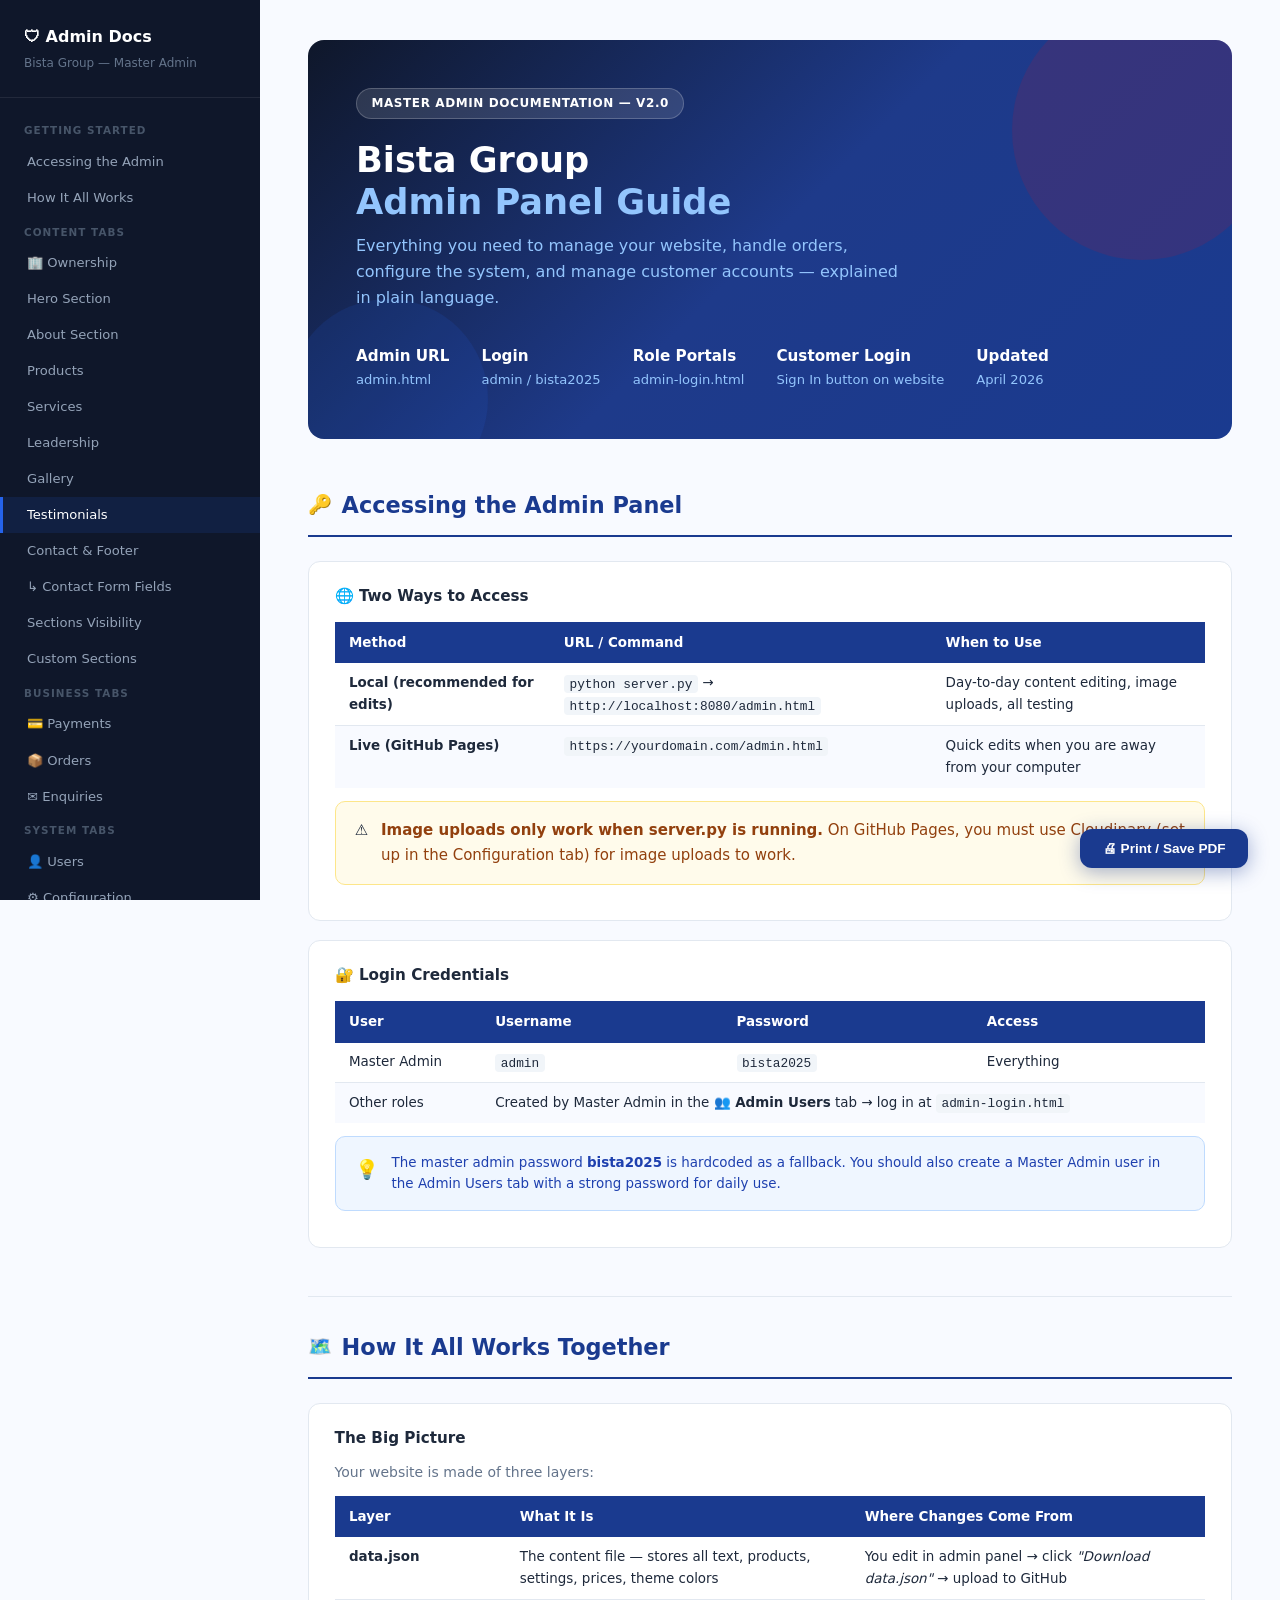
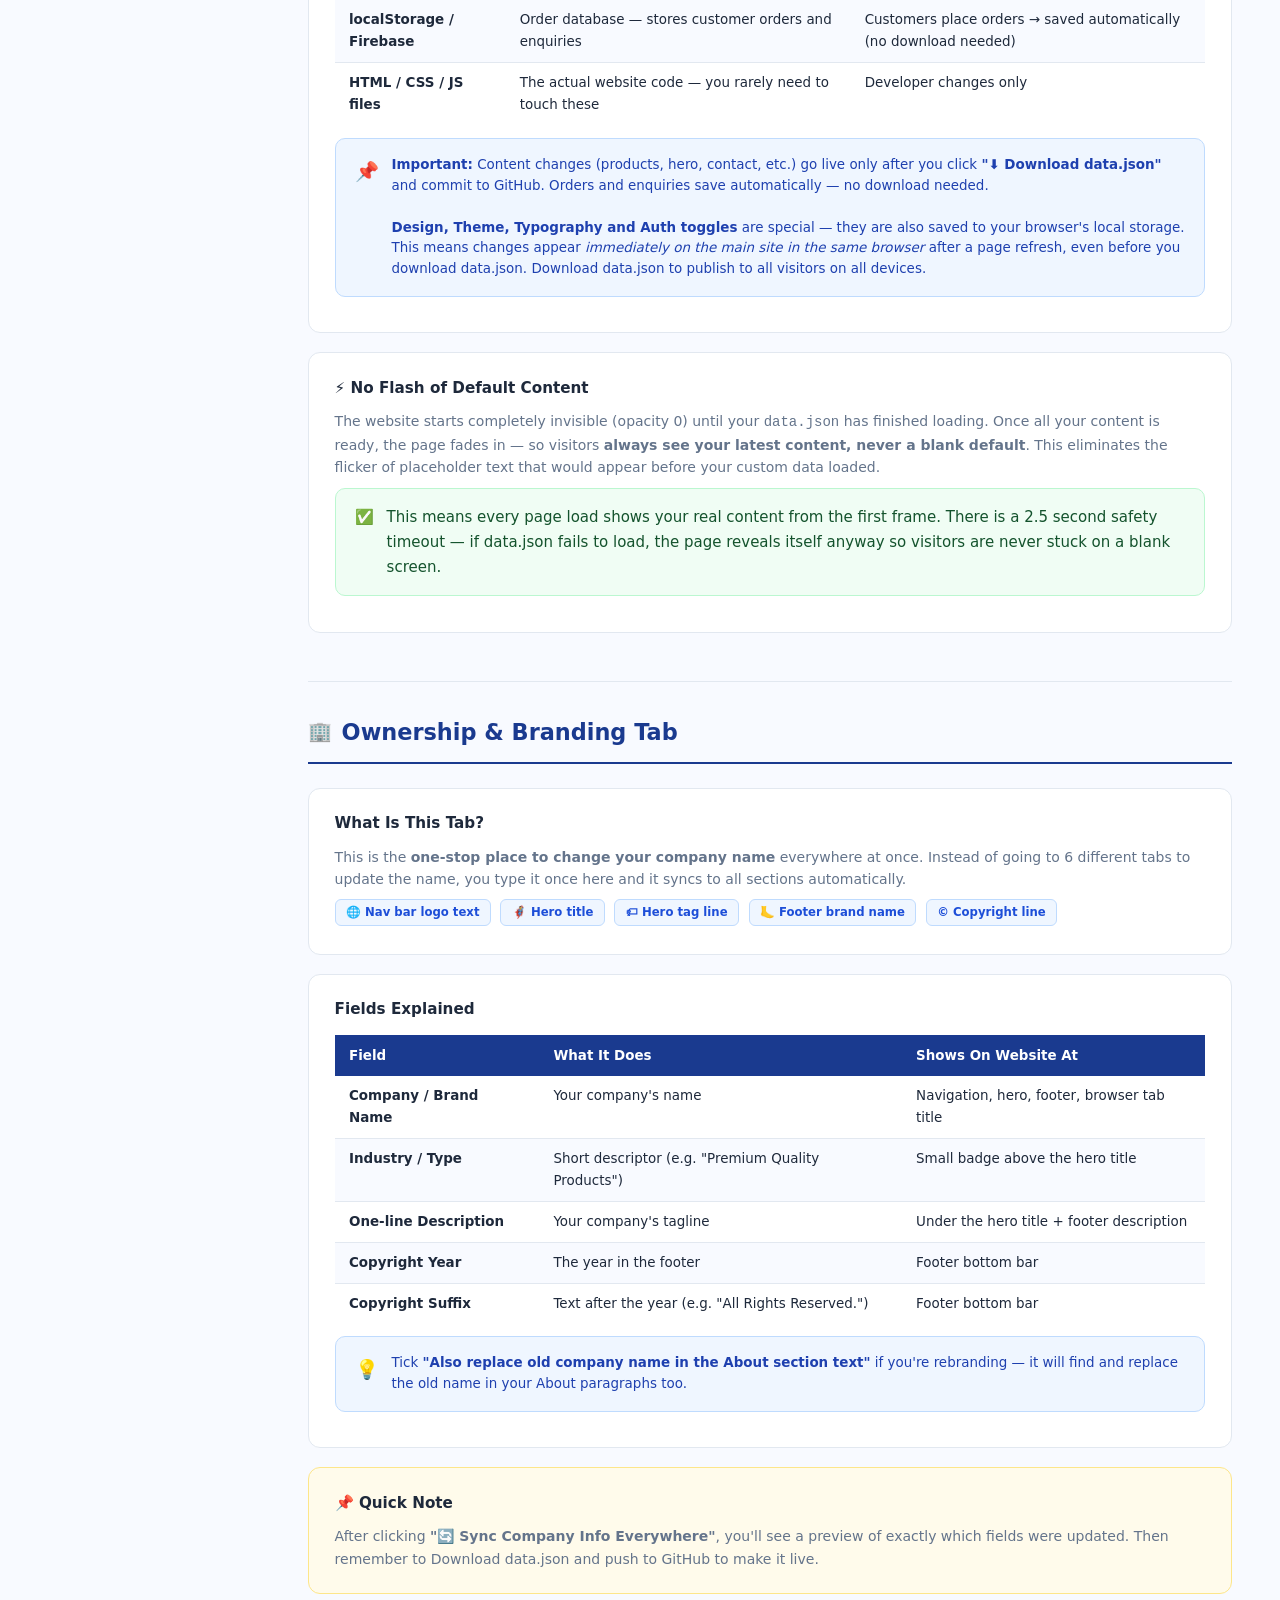
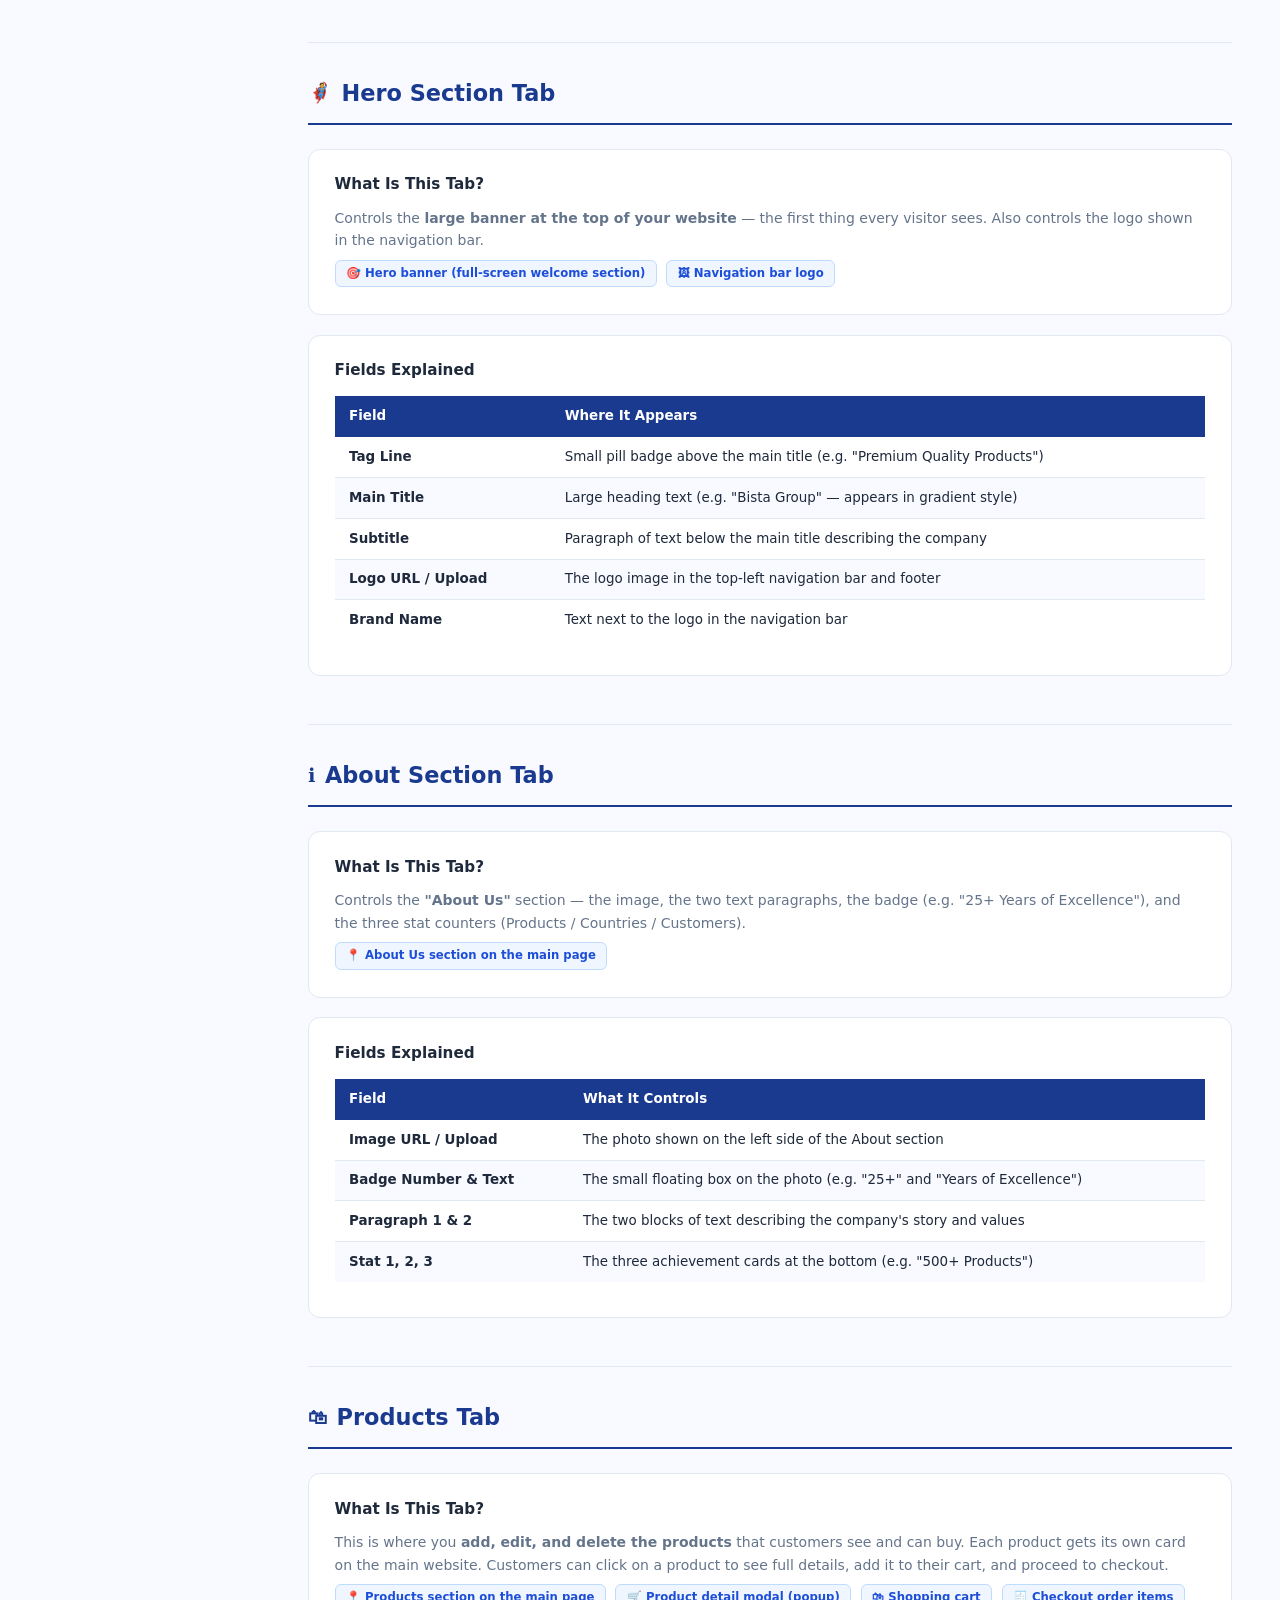
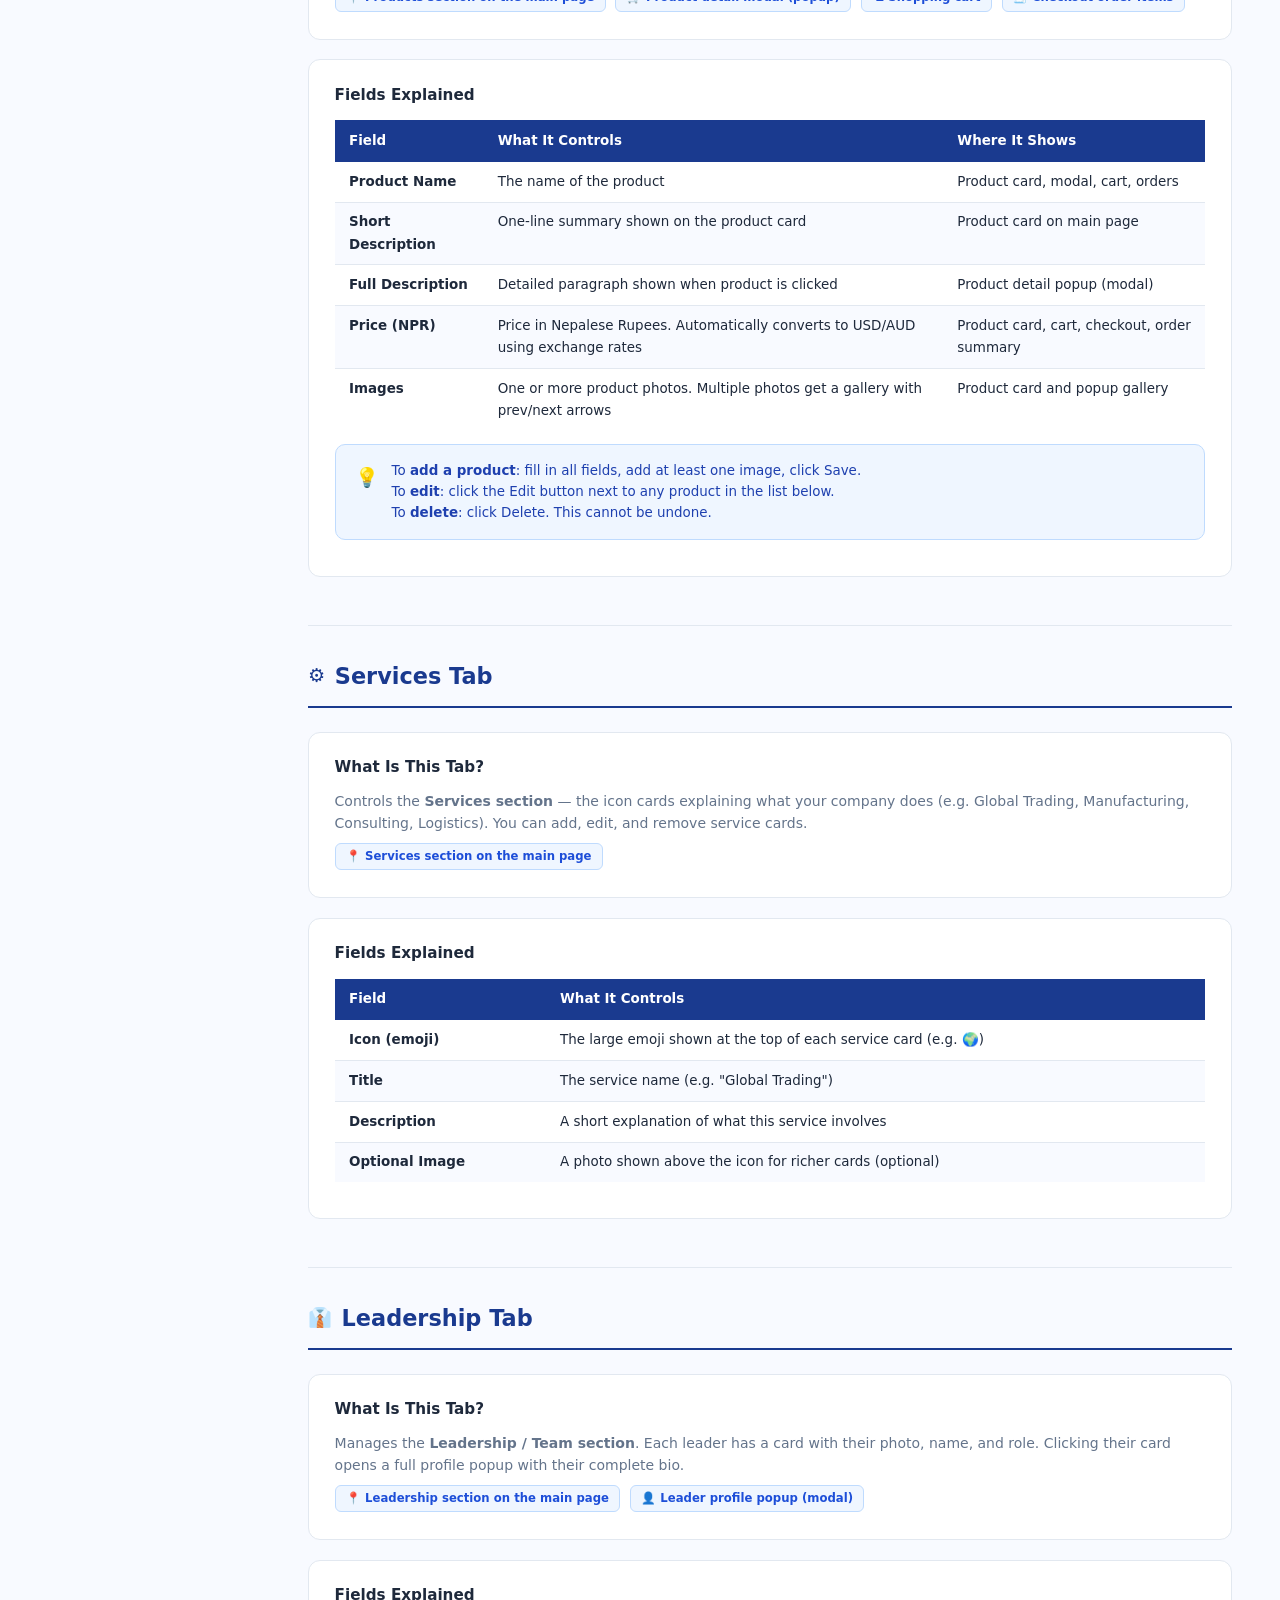
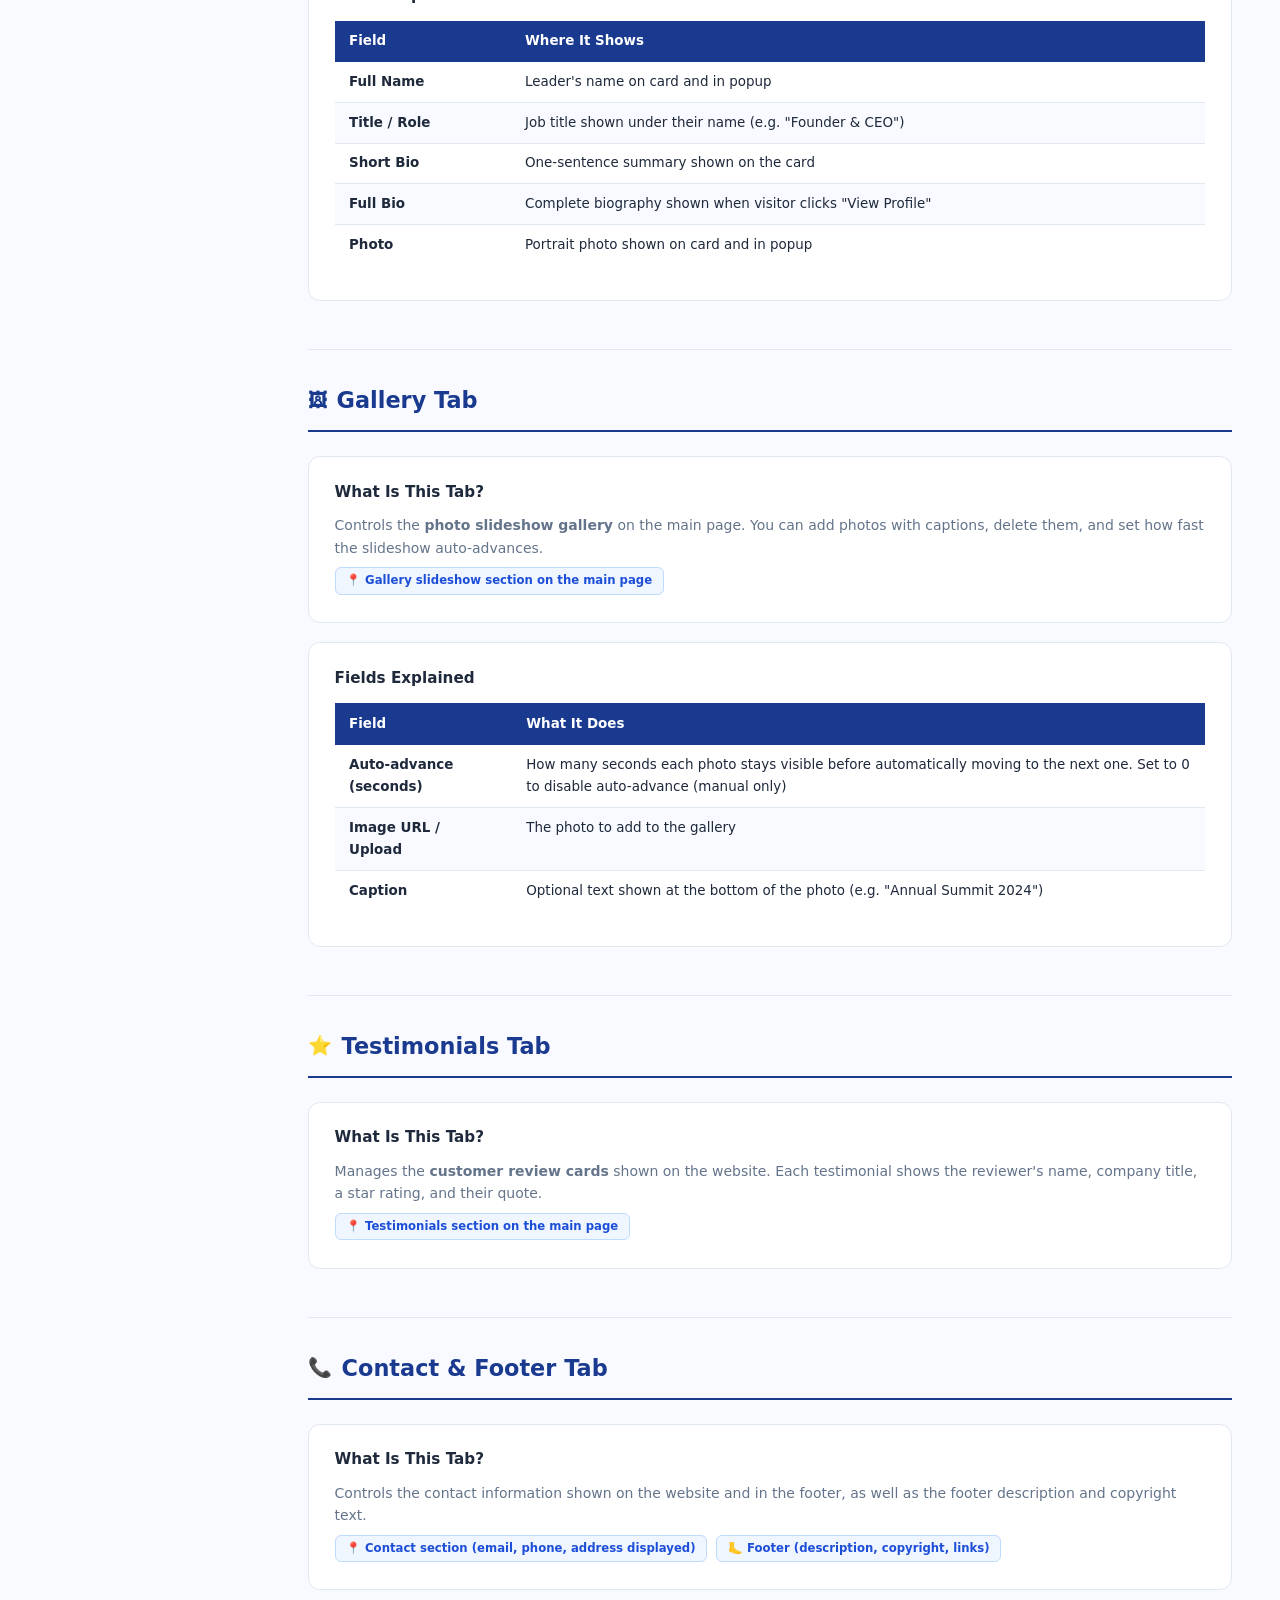
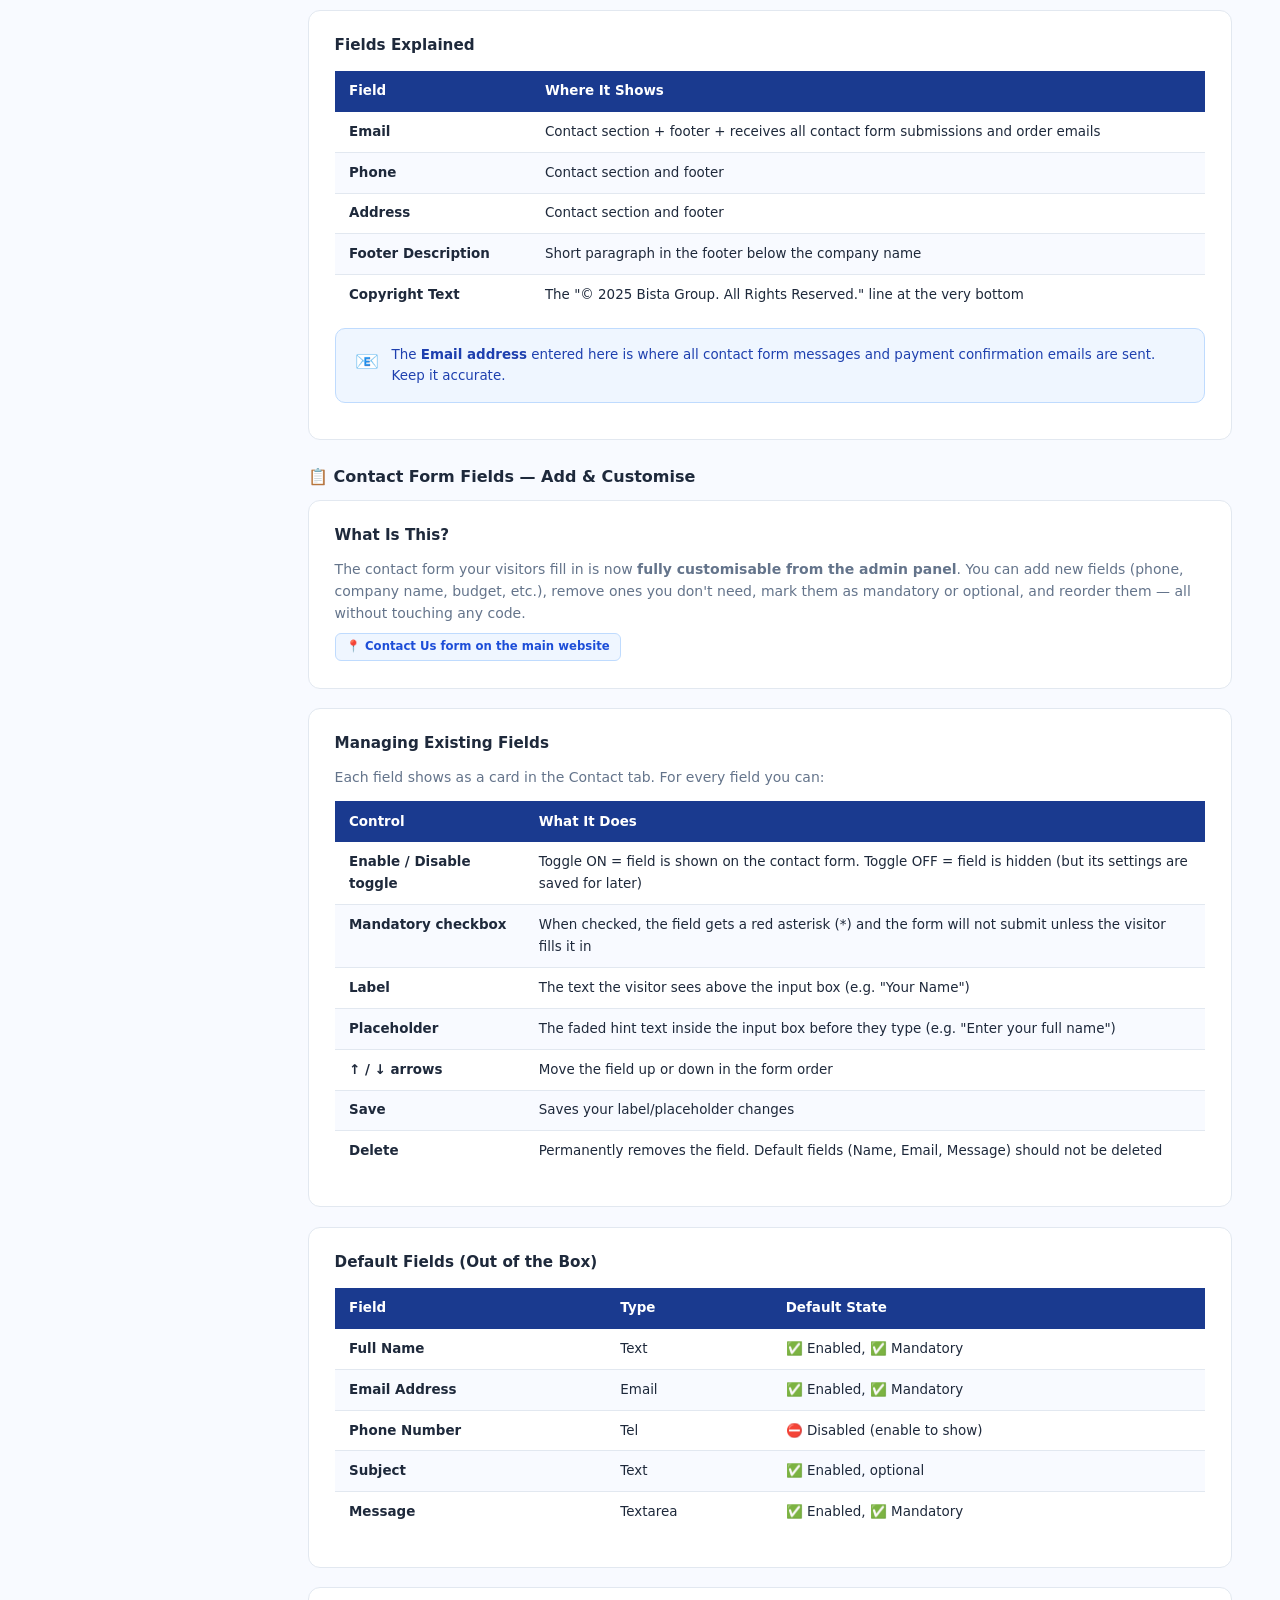
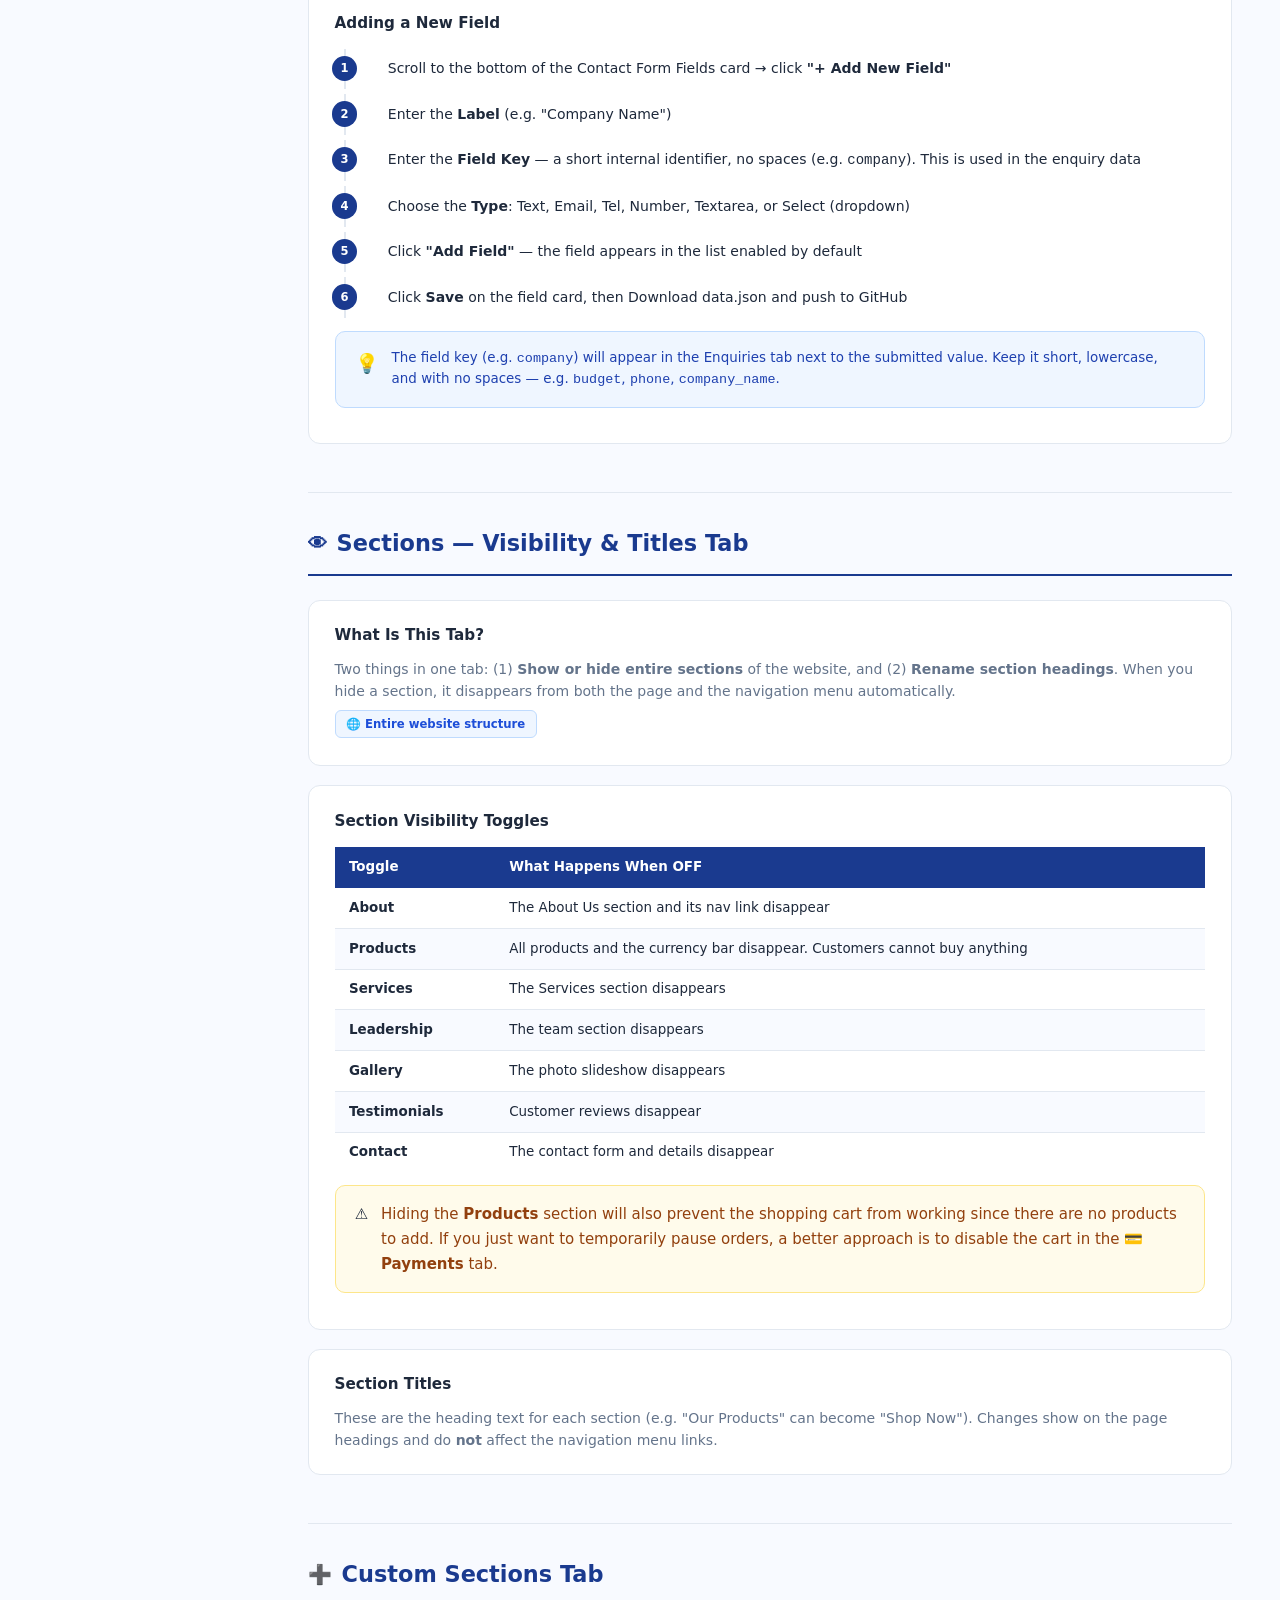
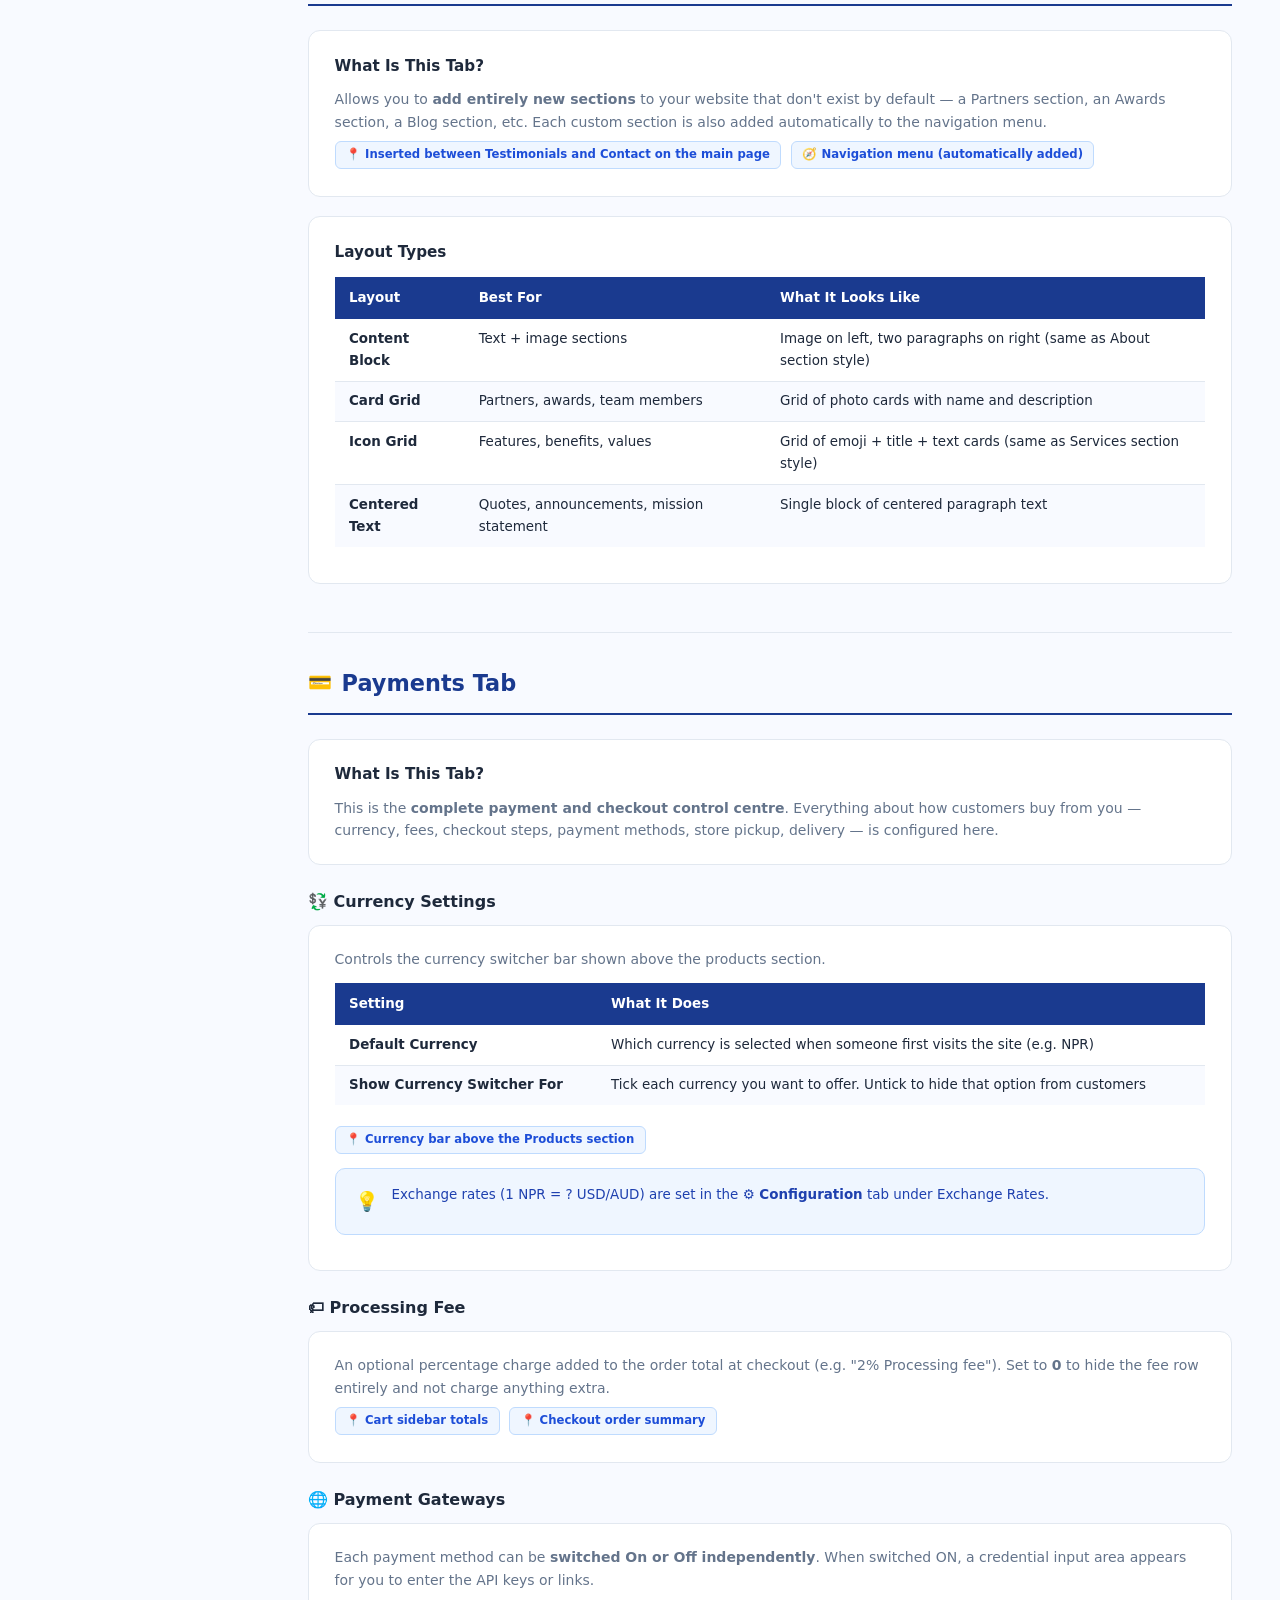
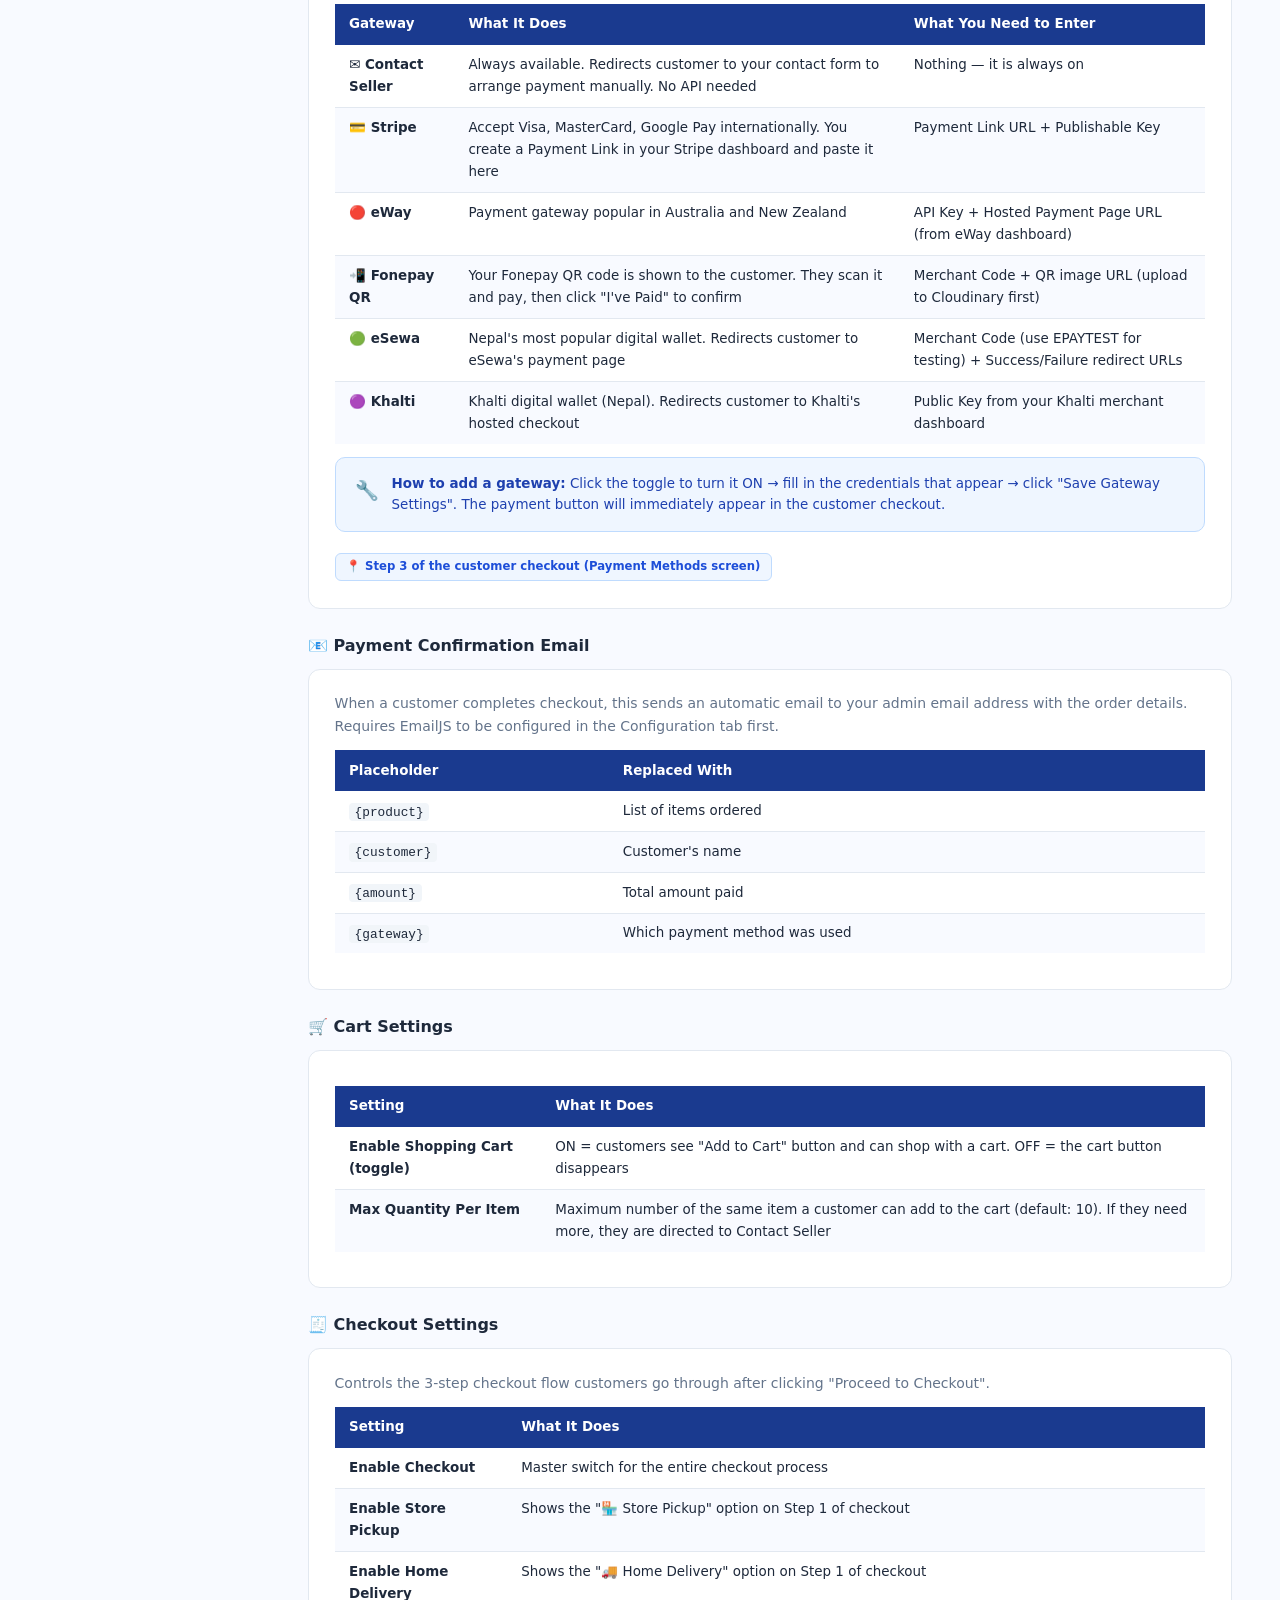
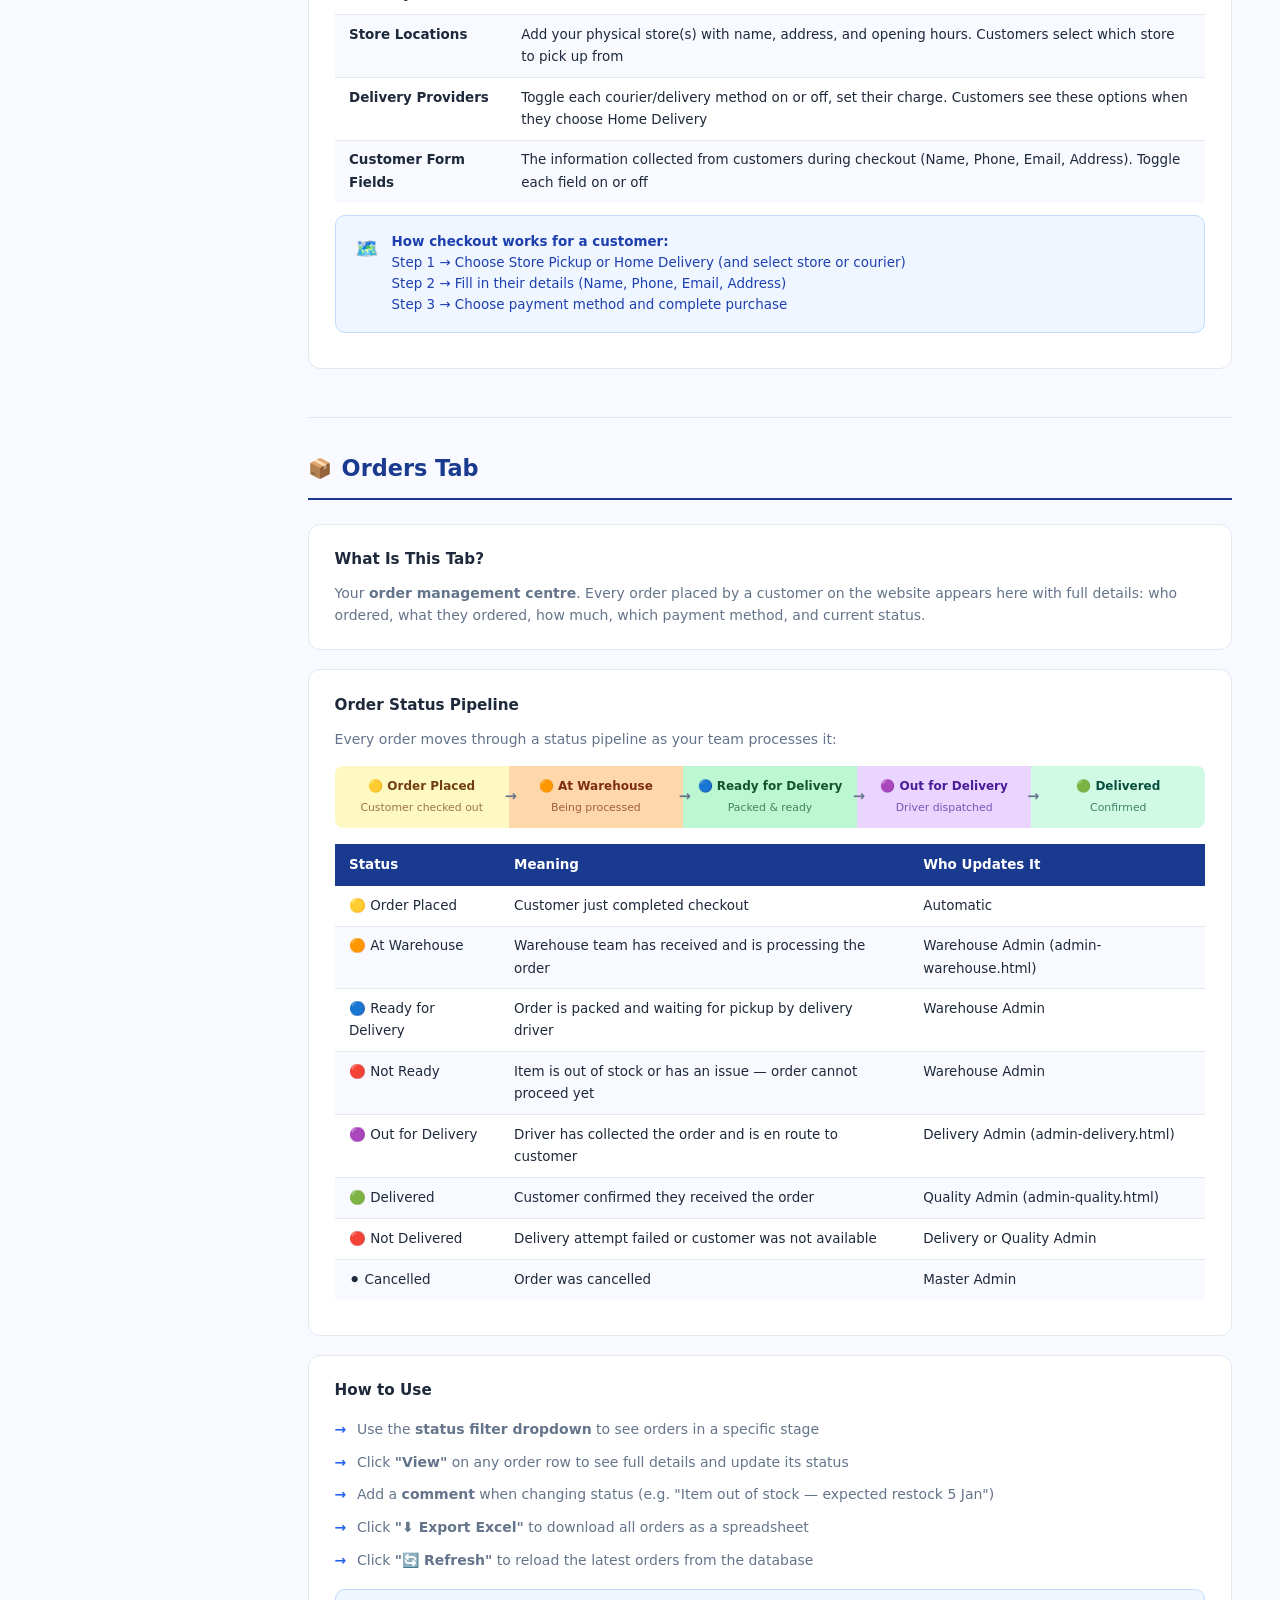
<file: Admin_Documentation.html>
<!DOCTYPE html>
<html lang="en">
<head>
<meta charset="UTF-8">
<meta name="viewport" content="width=device-width, initial-scale=1.0">
<title>Bista Group — Master Admin Documentation</title>
<style>
/* ═══════════════════════════════
   BASE
═══════════════════════════════ */
:root {
  --primary:   #1a3a8f;
  --accent:    #2563eb;
  --red:       #c0152a;
  --green:     #16a34a;
  --orange:    #ea580c;
  --purple:    #7c3aed;
  --teal:      #0d9488;
  --yellow:    #d97706;
  --bg:        #f8faff;
  --card:      #ffffff;
  --border:    #e2e8f0;
  --text:      #1e293b;
  --muted:     #64748b;
  --light:     #f1f5f9;
  --tag-bg:    #eff6ff;
  --tag-text:  #1d4ed8;
}
*,*::before,*::after { margin:0; padding:0; box-sizing:border-box; }
html { scroll-behavior:smooth; }
body {
  font-family: 'Segoe UI', system-ui, -apple-system, sans-serif;
  background: var(--bg); color: var(--text);
  font-size: 15px; line-height: 1.65;
}

/* ═══════════════════════════════
   PRINT
═══════════════════════════════ */
@media print {
  .no-print { display:none !important; }
  body { font-size:12px; background:#fff; }
  .sidebar { display:none; }
  .main { margin-left:0 !important; }
  .section-block { break-inside:avoid; page-break-inside:avoid; }
  h2.section-heading { break-before:page; }
  h2.section-heading:first-of-type { break-before:auto; }
}

/* ═══════════════════════════════
   LAYOUT
═══════════════════════════════ */
.layout { display:flex; min-height:100vh; }

/* Sidebar */
.sidebar {
  width: 260px; flex-shrink:0; background:#0f172a; color:#cbd5e1;
  position: fixed; top:0; left:0; bottom:0; overflow-y:auto;
  z-index:100; padding:1.5rem 0;
}
.sidebar-logo {
  padding:0 1.5rem 1.5rem;
  border-bottom:1px solid rgba(255,255,255,.08);
  margin-bottom:1rem;
}
.sidebar-logo h2 { color:#fff; font-size:1rem; font-weight:800; }
.sidebar-logo p  { font-size:.75rem; color:#64748b; margin-top:.2rem; }
.sidebar-section { padding:.5rem 1.5rem .25rem; font-size:.65rem; font-weight:700; text-transform:uppercase; letter-spacing:.1em; color:#475569; }
.sidebar a {
  display:block; padding:.45rem 1.5rem; font-size:.82rem; color:#94a3b8;
  text-decoration:none; border-left:3px solid transparent; transition:all .15s;
}
.sidebar a:hover { color:#fff; background:rgba(255,255,255,.05); border-left-color:var(--accent); }
.sidebar a.active { color:#fff; border-left-color:var(--accent); background:rgba(37,99,235,.12); }

/* Main */
.main { margin-left:260px; flex:1; padding:2.5rem 3rem; max-width:1100px; }
@media(max-width:900px) { .sidebar { display:none; } .main { margin-left:0; padding:1.5rem; } }

/* ═══════════════════════════════
   COVER
═══════════════════════════════ */
.cover {
  background: linear-gradient(135deg, #0f172a 0%, #1e3a8a 50%, #1a3a8f 100%);
  color: #fff; border-radius: 16px; padding: 3rem; margin-bottom: 3rem;
  position:relative; overflow:hidden;
}
.cover::before {
  content:''; position:absolute; top:-40px; right:-40px;
  width:260px; height:260px; border-radius:50%;
  background:rgba(192,21,42,.15);
}
.cover::after {
  content:''; position:absolute; bottom:-60px; left:-20px;
  width:200px; height:200px; border-radius:50%;
  background:rgba(37,99,235,.12);
}
.cover-badge { display:inline-block; background:rgba(255,255,255,.12); border:1px solid rgba(255,255,255,.2); padding:.3rem .9rem; border-radius:20px; font-size:.75rem; font-weight:700; letter-spacing:.05em; text-transform:uppercase; margin-bottom:1.2rem; position:relative; z-index:1; }
.cover h1 { font-size:2.2rem; font-weight:900; position:relative; z-index:1; line-height:1.2; margin-bottom:.6rem; }
.cover h1 span { color:#93c5fd; }
.cover p { font-size:1rem; color:#93c5fd; position:relative; z-index:1; max-width:560px; }
.cover-meta { display:flex; gap:2rem; margin-top:2rem; position:relative; z-index:1; flex-wrap:wrap; }
.cover-meta-item { font-size:.82rem; }
.cover-meta-item strong { display:block; color:#fff; font-size:.95rem; }
.cover-meta-item span { color:#93c5fd; }

/* ═══════════════════════════════
   SECTION
═══════════════════════════════ */
.section-block { margin-bottom:3rem; }
h2.section-heading {
  font-size:1.4rem; font-weight:800; color:var(--primary);
  padding-bottom:.7rem; border-bottom:2px solid var(--primary);
  margin-bottom:1.5rem; display:flex; align-items:center; gap:.6rem;
}
h2.section-heading .hico { font-size:1.2rem; }
h3.sub-heading { font-size:1rem; font-weight:700; color:var(--text); margin:1.5rem 0 .6rem; }

/* ═══════════════════════════════
   CARDS
═══════════════════════════════ */
.card {
  background: var(--card); border:1px solid var(--border); border-radius:12px;
  padding:1.4rem 1.6rem; margin-bottom:1.2rem;
}
.card-title {
  font-size:.95rem; font-weight:700; margin-bottom:.6rem; display:flex; align-items:center; gap:.5rem;
}
.card p { font-size:.875rem; color:var(--muted); line-height:1.6; }
.card p + p { margin-top:.5rem; }

/* Where visible tag */
.where-tag {
  display:inline-flex; align-items:center; gap:.35rem;
  background:var(--tag-bg); color:var(--tag-text);
  border:1px solid #bfdbfe; border-radius:6px;
  padding:.2rem .65rem; font-size:.73rem; font-weight:700;
  margin:.5rem .3rem .3rem 0;
}

/* Info box */
.info-box {
  background:#eff6ff; border:1px solid #bfdbfe; border-radius:10px;
  padding:1rem 1.2rem; margin:.8rem 0;
  display:flex; gap:.8rem; align-items:flex-start;
}
.info-box .ib-icon { font-size:1.2rem; flex-shrink:0; margin-top:.05rem; }
.info-box .ib-body { font-size:.84rem; color:#1e40af; line-height:1.55; }
.info-box .ib-body strong { font-weight:700; }

.warn-box {
  background:#fffbeb; border:1px solid #fde68a; border-radius:10px;
  padding:1rem 1.2rem; margin:.8rem 0;
  display:flex; gap:.8rem; align-items:flex-start;
}
.warn-box .ib-body { color:#92400e; }

.success-box {
  background:#f0fdf4; border:1px solid #bbf7d0; border-radius:10px;
  padding:1rem 1.2rem; margin:.8rem 0;
  display:flex; gap:.8rem; align-items:flex-start;
}
.success-box .ib-body { color:#14532d; }

.danger-box {
  background:#fef2f2; border:1px solid #fecaca; border-radius:10px;
  padding:1rem 1.2rem; margin:.8rem 0;
  display:flex; gap:.8rem; align-items:flex-start;
}
.danger-box .ib-body { color:#991b1b; }

/* ═══════════════════════════════
   TABLE
═══════════════════════════════ */
table { width:100%; border-collapse:collapse; font-size:.84rem; margin:.8rem 0; }
thead th { background:var(--primary); color:#fff; padding:.6rem .9rem; text-align:left; font-weight:700; }
tbody td { padding:.55rem .9rem; border-bottom:1px solid var(--border); vertical-align:top; }
tbody tr:last-child td { border-bottom:none; }
tbody tr:nth-child(even) { background:#f8faff; }
table code { font-family:monospace; font-size:.8rem; background:#f1f5f9; padding:.1rem .35rem; border-radius:4px; }

/* ═══════════════════════════════
   STEP LIST
═══════════════════════════════ */
.step-list { list-style:none; counter-reset:steps; margin:.8rem 0; }
.step-list li {
  counter-increment:steps; padding:.55rem .8rem .55rem 2.6rem;
  position:relative; border-left:2px solid var(--border);
  margin-left:.6rem; margin-bottom:.3rem; font-size:.875rem;
}
.step-list li::before {
  content:counter(steps); position:absolute; left:-.9rem; top:.45rem;
  width:1.6rem; height:1.6rem; border-radius:50%;
  background:var(--primary); color:#fff; font-size:.72rem; font-weight:700;
  display:flex; align-items:center; justify-content:center;
}

/* Bullet list */
.bullet-list { list-style:none; margin:.6rem 0; }
.bullet-list li { padding:.3rem 0 .3rem 1.4rem; font-size:.875rem; color:var(--muted); position:relative; }
.bullet-list li::before { content:'→'; position:absolute; left:0; color:var(--accent); font-weight:700; }

/* ═══════════════════════════════
   BACKEND COMPARISON
═══════════════════════════════ */
.backend-cards { display:grid; grid-template-columns:repeat(auto-fit,minmax(220px,1fr)); gap:1rem; margin:1rem 0; }
.backend-card { border-radius:12px; padding:1.3rem; border:2px solid; }
.backend-card.local   { border-color:#e2e8f0; background:#f8faff; }
.backend-card.firebase{ border-color:#fbbf24; background:#fffdf0; }
.backend-card.supabase{ border-color:#34d399; background:#f0fdf9; }
.backend-card .bc-icon { font-size:2rem; margin-bottom:.5rem; }
.backend-card h4 { font-size:.95rem; font-weight:800; margin-bottom:.4rem; }
.backend-card.local h4    { color:#334155; }
.backend-card.firebase h4 { color:#b45309; }
.backend-card.supabase h4 { color:#065f46; }
.backend-card p { font-size:.8rem; line-height:1.55; color:var(--muted); }
.bc-tag { display:inline-block; font-size:.7rem; font-weight:700; padding:.15rem .55rem; border-radius:4px; margin:.5rem 0 .3rem; }
.bc-tag.free { background:#dcfce7; color:#166534; }
.bc-tag.setup { background:#fef3c7; color:#92400e; }
.bc-tag.recommended { background:#dbeafe; color:#1e40af; }
.bc-check { font-size:.78rem; margin-top:.3rem; }
.bc-check span { display:block; padding:.15rem 0; }
.bc-check .yes::before { content:'✅ '; }
.bc-check .no::before  { content:'❌ '; }
.bc-check .partial::before { content:'⚠️ '; }

/* ═══════════════════════════════
   ROLE CARDS
═══════════════════════════════ */
.role-cards { display:grid; grid-template-columns:repeat(auto-fit,minmax(190px,1fr)); gap:1rem; margin:1rem 0; }
.role-card { border-radius:12px; padding:1.2rem; border:1px solid; }
.role-card h4 { font-size:.88rem; font-weight:800; margin-bottom:.5rem; }
.role-card p  { font-size:.78rem; color:var(--muted); }
.role-card .rc-url { font-size:.72rem; font-family:monospace; margin-top:.5rem; padding:.25rem .5rem; border-radius:4px; display:inline-block; }
.rc-master   { border-color:#93c5fd; background:#eff6ff; }
.rc-master h4 { color:#1e40af; }
.rc-master .rc-url { background:#dbeafe; color:#1e40af; }
.rc-config   { border-color:#c4b5fd; background:#faf5ff; }
.rc-config h4 { color:#5b21b6; }
.rc-config .rc-url { background:#ede9fe; color:#5b21b6; }
.rc-warehouse{ border-color:#5eead4; background:#f0fdfa; }
.rc-warehouse h4 { color:#0f766e; }
.rc-warehouse .rc-url { background:#ccfbf1; color:#0f766e; }
.rc-delivery { border-color:#fdba74; background:#fff7ed; }
.rc-delivery h4 { color:#c2410c; }
.rc-delivery .rc-url { background:#fed7aa; color:#c2410c; }
.rc-quality  { border-color:#d8b4fe; background:#fdf4ff; }
.rc-quality h4 { color:#7e22ce; }
.rc-quality .rc-url { background:#f3e8ff; color:#7e22ce; }

/* ═══════════════════════════════
   QUICK REF
═══════════════════════════════ */
.qref-table tbody td:first-child { font-weight:600; font-size:.84rem; }
.qref-table tbody td:nth-child(2) { color:var(--primary); font-weight:700; }
.qref-table tbody td:nth-child(2)::before { content:'⚙ '; }

/* ═══════════════════════════════
   STATUS PIPELINE
═══════════════════════════════ */
.pipeline { display:flex; flex-wrap:wrap; gap:0; margin:1rem 0; }
.pipeline-step {
  flex:1; min-width:110px; padding:.7rem .6rem; text-align:center;
  font-size:.75rem; font-weight:700; position:relative;
}
.pipeline-step::after {
  content:'→'; position:absolute; right:-8px; top:50%;
  transform:translateY(-50%); color:var(--muted); font-size:.9rem; z-index:2;
}
.pipeline-step:last-child::after { display:none; }
.ps-1  { background:#fef9c3; color:#713f12; border-radius:8px 0 0 8px; }
.ps-2  { background:#fed7aa; color:#7c2d12; }
.ps-3  { background:#bfdbfe; color:#1e3a8a; }
.ps-4r { background:#bbf7d0; color:#14532d; }
.ps-4n { background:#fecaca; color:#7f1d1d; }
.ps-5  { background:#e9d5ff; color:#4a1d96; }
.ps-6d { background:#d1fae5; color:#064e3b; border-radius:0 8px 8px 0; }
.ps-6n { background:#fee2e2; color:#7f1d1d; border-radius:0 8px 8px 0; }
.ps-sub { font-weight:400; font-size:.68rem; display:block; margin-top:.15rem; opacity:.7; }

/* ═══════════════════════════════
   DIVIDER
═══════════════════════════════ */
.divider { border:none; border-top:1px solid var(--border); margin:2rem 0; }

/* ═══════════════════════════════
   NAV FLOAT PRINT BTN
═══════════════════════════════ */
.print-btn {
  position:fixed; bottom:2rem; right:2rem; z-index:200;
  background:var(--primary); color:#fff; border:none; padding:.75rem 1.4rem;
  border-radius:12px; font-size:.85rem; font-weight:700; cursor:pointer;
  box-shadow:0 4px 20px rgba(26,58,143,.4); transition:all .2s;
}
.print-btn:hover { transform:translateY(-2px); box-shadow:0 6px 24px rgba(26,58,143,.5); }

/* TOC highlight */
:target { scroll-margin-top:1.5rem; }
</style>
</head>
<body>

<!-- SIDEBAR NAV -->
<nav class="sidebar no-print">
  <div class="sidebar-logo">
    <h2>🛡 Admin Docs</h2>
    <p>Bista Group — Master Admin</p>
  </div>

  <div class="sidebar-section">Getting Started</div>
  <a href="#access">Accessing the Admin</a>
  <a href="#flow">How It All Works</a>

  <div class="sidebar-section">Content Tabs</div>
  <a href="#ownership">🏢 Ownership</a>
  <a href="#hero">Hero Section</a>
  <a href="#about">About Section</a>
  <a href="#products">Products</a>
  <a href="#services">Services</a>
  <a href="#leadership">Leadership</a>
  <a href="#gallery">Gallery</a>
  <a href="#testimonials">Testimonials</a>
  <a href="#contact">Contact &amp; Footer</a>
  <a href="#contact-form-fields">↳ Contact Form Fields</a>
  <a href="#sections">Sections Visibility</a>
  <a href="#custom">Custom Sections</a>

  <div class="sidebar-section">Business Tabs</div>
  <a href="#payments">💳 Payments</a>
  <a href="#orders">📦 Orders</a>
  <a href="#enquiries">✉ Enquiries</a>

  <div class="sidebar-section">System Tabs</div>
  <a href="#users">👤 Users</a>
  <a href="#config">⚙ Configuration</a>
  <a href="#auth-config">↳ Auth Configuration</a>
  <a href="#design">🎨 Design</a>
  <a href="#typography">↳ Typography &amp; Fonts</a>
  <a href="#theme">Theme &amp; Colors</a>

  <div class="sidebar-section">User Features</div>
  <a href="#user-auth">🔐 User Accounts</a>
  <a href="#user-profile">👤 Profile &amp; Favourites</a>
  <a href="#guest-checkout">🛒 Guest Checkout</a>

  <div class="sidebar-section">Deep Dives</div>
  <a href="#backend">Backend Explained</a>
  <a href="#roles">Role Portals</a>
  <a href="#publishing">Publishing Changes</a>
  <a href="#quickref">Quick Reference</a>
</nav>

<!-- PRINT BUTTON -->
<button class="print-btn no-print" onclick="window.print()">🖨 Print / Save PDF</button>

<!-- MAIN CONTENT -->
<div class="layout">
<main class="main">

<!-- ═══════════════════ COVER ═══════════════════ -->
<div class="cover">
  <div class="cover-badge">Master Admin Documentation — v2.0</div>
  <h1>Bista Group<br><span>Admin Panel Guide</span></h1>
  <p>Everything you need to manage your website, handle orders, configure the system, and manage customer accounts — explained in plain language.</p>
  <div class="cover-meta">
    <div class="cover-meta-item"><strong>Admin URL</strong><span>admin.html</span></div>
    <div class="cover-meta-item"><strong>Login</strong><span>admin / bista2025</span></div>
    <div class="cover-meta-item"><strong>Role Portals</strong><span>admin-login.html</span></div>
    <div class="cover-meta-item"><strong>Customer Login</strong><span>Sign In button on website</span></div>
    <div class="cover-meta-item"><strong>Updated</strong><span>April 2026</span></div>
  </div>
</div>


<!-- ═══════════════════ ACCESS ═══════════════════ -->
<div class="section-block" id="access">
  <h2 class="section-heading"><span class="hico">🔑</span> Accessing the Admin Panel</h2>

  <div class="card">
    <div class="card-title">🌐 Two Ways to Access</div>
    <table>
      <thead><tr><th>Method</th><th>URL / Command</th><th>When to Use</th></tr></thead>
      <tbody>
        <tr>
          <td><strong>Local (recommended for edits)</strong></td>
          <td><code>python server.py</code> → <code>http://localhost:8080/admin.html</code></td>
          <td>Day-to-day content editing, image uploads, all testing</td>
        </tr>
        <tr>
          <td><strong>Live (GitHub Pages)</strong></td>
          <td><code>https://yourdomain.com/admin.html</code></td>
          <td>Quick edits when you are away from your computer</td>
        </tr>
      </tbody>
    </table>
    <div class="warn-box" style="margin-top:.8rem;">
      <div class="ib-icon">⚠️</div>
      <div class="ib-body"><strong>Image uploads only work when server.py is running.</strong> On GitHub Pages, you must use Cloudinary (set up in the Configuration tab) for image uploads to work.</div>
    </div>
  </div>

  <div class="card">
    <div class="card-title">🔐 Login Credentials</div>
    <table>
      <thead><tr><th>User</th><th>Username</th><th>Password</th><th>Access</th></tr></thead>
      <tbody>
        <tr><td>Master Admin</td><td><code>admin</code></td><td><code>bista2025</code></td><td>Everything</td></tr>
        <tr><td>Other roles</td><td colspan="3">Created by Master Admin in the <strong>👥 Admin Users</strong> tab → log in at <code>admin-login.html</code></td></tr>
      </tbody>
    </table>
    <div class="info-box">
      <div class="ib-icon">💡</div>
      <div class="ib-body">The master admin password <strong>bista2025</strong> is hardcoded as a fallback. You should also create a Master Admin user in the Admin Users tab with a strong password for daily use.</div>
    </div>
  </div>
</div>

<hr class="divider">


<!-- ═══════════════════ HOW IT WORKS ═══════════════════ -->
<div class="section-block" id="flow">
  <h2 class="section-heading"><span class="hico">🗺️</span> How It All Works Together</h2>

  <div class="card">
    <div class="card-title">The Big Picture</div>
    <p>Your website is made of three layers:</p>
    <table style="margin-top:.8rem;">
      <thead><tr><th>Layer</th><th>What It Is</th><th>Where Changes Come From</th></tr></thead>
      <tbody>
        <tr>
          <td><strong>data.json</strong></td>
          <td>The content file — stores all text, products, settings, prices, theme colors</td>
          <td>You edit in admin panel → click <em>"Download data.json"</em> → upload to GitHub</td>
        </tr>
        <tr>
          <td><strong>localStorage / Firebase</strong></td>
          <td>Order database — stores customer orders and enquiries</td>
          <td>Customers place orders → saved automatically (no download needed)</td>
        </tr>
        <tr>
          <td><strong>HTML / CSS / JS files</strong></td>
          <td>The actual website code — you rarely need to touch these</td>
          <td>Developer changes only</td>
        </tr>
      </tbody>
    </table>
    <div class="info-box" style="margin-top:.8rem;">
      <div class="ib-icon">📌</div>
      <div class="ib-body"><strong>Important:</strong> Content changes (products, hero, contact, etc.) go live only after you click <strong>"⬇ Download data.json"</strong> and commit to GitHub. Orders and enquiries save automatically — no download needed.<br><br><strong>Design, Theme, Typography and Auth toggles</strong> are special — they are also saved to your browser's local storage. This means changes appear <em>immediately on the main site in the same browser</em> after a page refresh, even before you download data.json. Download data.json to publish to all visitors on all devices.</div>
    </div>
  </div>

  <div class="card">
    <div class="card-title">⚡ No Flash of Default Content</div>
    <p>The website starts completely invisible (opacity 0) until your <code>data.json</code> has finished loading. Once all your content is ready, the page fades in — so visitors <strong>always see your latest content, never a blank default</strong>. This eliminates the flicker of placeholder text that would appear before your custom data loaded.</p>
    <div class="success-box" style="margin-top:.6rem;">
      <div class="ib-icon">✅</div>
      <div class="ib-body">This means every page load shows your real content from the first frame. There is a 2.5 second safety timeout — if data.json fails to load, the page reveals itself anyway so visitors are never stuck on a blank screen.</div>
    </div>
  </div>
</div>

<hr class="divider">


<!-- ═══════════════════ OWNERSHIP ═══════════════════ -->
<div class="section-block" id="ownership">
  <h2 class="section-heading"><span class="hico">🏢</span> Ownership &amp; Branding Tab</h2>

  <div class="card">
    <div class="card-title">What Is This Tab?</div>
    <p>This is the <strong>one-stop place to change your company name</strong> everywhere at once. Instead of going to 6 different tabs to update the name, you type it once here and it syncs to all sections automatically.</p>
    <div class="where-tag">🌐 Nav bar logo text</div>
    <div class="where-tag">🦸 Hero title</div>
    <div class="where-tag">🏷 Hero tag line</div>
    <div class="where-tag">🦶 Footer brand name</div>
    <div class="where-tag">©️ Copyright line</div>
  </div>

  <div class="card">
    <div class="card-title">Fields Explained</div>
    <table>
      <thead><tr><th>Field</th><th>What It Does</th><th>Shows On Website At</th></tr></thead>
      <tbody>
        <tr><td><strong>Company / Brand Name</strong></td><td>Your company's name</td><td>Navigation, hero, footer, browser tab title</td></tr>
        <tr><td><strong>Industry / Type</strong></td><td>Short descriptor (e.g. "Premium Quality Products")</td><td>Small badge above the hero title</td></tr>
        <tr><td><strong>One-line Description</strong></td><td>Your company's tagline</td><td>Under the hero title + footer description</td></tr>
        <tr><td><strong>Copyright Year</strong></td><td>The year in the footer</td><td>Footer bottom bar</td></tr>
        <tr><td><strong>Copyright Suffix</strong></td><td>Text after the year (e.g. "All Rights Reserved.")</td><td>Footer bottom bar</td></tr>
      </tbody>
    </table>
    <div class="info-box" style="margin-top:.8rem;">
      <div class="ib-icon">💡</div>
      <div class="ib-body">Tick <strong>"Also replace old company name in the About section text"</strong> if you're rebranding — it will find and replace the old name in your About paragraphs too.</div>
    </div>
  </div>

  <div class="card" style="background:#fffbeb;border-color:#fde68a;">
    <div class="card-title">📌 Quick Note</div>
    <p>After clicking <strong>"🔄 Sync Company Info Everywhere"</strong>, you'll see a preview of exactly which fields were updated. Then remember to Download data.json and push to GitHub to make it live.</p>
  </div>
</div>

<hr class="divider">


<!-- ═══════════════════ HERO ═══════════════════ -->
<div class="section-block" id="hero">
  <h2 class="section-heading"><span class="hico">🦸</span> Hero Section Tab</h2>

  <div class="card">
    <div class="card-title">What Is This Tab?</div>
    <p>Controls the <strong>large banner at the top of your website</strong> — the first thing every visitor sees. Also controls the logo shown in the navigation bar.</p>
    <div class="where-tag">🎯 Hero banner (full-screen welcome section)</div>
    <div class="where-tag">🖼 Navigation bar logo</div>
  </div>

  <div class="card">
    <div class="card-title">Fields Explained</div>
    <table>
      <thead><tr><th>Field</th><th>Where It Appears</th></tr></thead>
      <tbody>
        <tr><td><strong>Tag Line</strong></td><td>Small pill badge above the main title (e.g. "Premium Quality Products")</td></tr>
        <tr><td><strong>Main Title</strong></td><td>Large heading text (e.g. "Bista Group" — appears in gradient style)</td></tr>
        <tr><td><strong>Subtitle</strong></td><td>Paragraph of text below the main title describing the company</td></tr>
        <tr><td><strong>Logo URL / Upload</strong></td><td>The logo image in the top-left navigation bar and footer</td></tr>
        <tr><td><strong>Brand Name</strong></td><td>Text next to the logo in the navigation bar</td></tr>
      </tbody>
    </table>
  </div>
</div>

<hr class="divider">


<!-- ═══════════════════ ABOUT ═══════════════════ -->
<div class="section-block" id="about">
  <h2 class="section-heading"><span class="hico">ℹ️</span> About Section Tab</h2>

  <div class="card">
    <div class="card-title">What Is This Tab?</div>
    <p>Controls the <strong>"About Us"</strong> section — the image, the two text paragraphs, the badge (e.g. "25+ Years of Excellence"), and the three stat counters (Products / Countries / Customers).</p>
    <div class="where-tag">📍 About Us section on the main page</div>
  </div>

  <div class="card">
    <div class="card-title">Fields Explained</div>
    <table>
      <thead><tr><th>Field</th><th>What It Controls</th></tr></thead>
      <tbody>
        <tr><td><strong>Image URL / Upload</strong></td><td>The photo shown on the left side of the About section</td></tr>
        <tr><td><strong>Badge Number &amp; Text</strong></td><td>The small floating box on the photo (e.g. "25+" and "Years of Excellence")</td></tr>
        <tr><td><strong>Paragraph 1 &amp; 2</strong></td><td>The two blocks of text describing the company's story and values</td></tr>
        <tr><td><strong>Stat 1, 2, 3</strong></td><td>The three achievement cards at the bottom (e.g. "500+ Products")</td></tr>
      </tbody>
    </table>
  </div>
</div>

<hr class="divider">


<!-- ═══════════════════ PRODUCTS ═══════════════════ -->
<div class="section-block" id="products">
  <h2 class="section-heading"><span class="hico">🛍</span> Products Tab</h2>

  <div class="card">
    <div class="card-title">What Is This Tab?</div>
    <p>This is where you <strong>add, edit, and delete the products</strong> that customers see and can buy. Each product gets its own card on the main website. Customers can click on a product to see full details, add it to their cart, and proceed to checkout.</p>
    <div class="where-tag">📍 Products section on the main page</div>
    <div class="where-tag">🛒 Product detail modal (popup)</div>
    <div class="where-tag">🛍 Shopping cart</div>
    <div class="where-tag">🧾 Checkout order items</div>
  </div>

  <div class="card">
    <div class="card-title">Fields Explained</div>
    <table>
      <thead><tr><th>Field</th><th>What It Controls</th><th>Where It Shows</th></tr></thead>
      <tbody>
        <tr><td><strong>Product Name</strong></td><td>The name of the product</td><td>Product card, modal, cart, orders</td></tr>
        <tr><td><strong>Short Description</strong></td><td>One-line summary shown on the product card</td><td>Product card on main page</td></tr>
        <tr><td><strong>Full Description</strong></td><td>Detailed paragraph shown when product is clicked</td><td>Product detail popup (modal)</td></tr>
        <tr><td><strong>Price (NPR)</strong></td><td>Price in Nepalese Rupees. Automatically converts to USD/AUD using exchange rates</td><td>Product card, cart, checkout, order summary</td></tr>
        <tr><td><strong>Images</strong></td><td>One or more product photos. Multiple photos get a gallery with prev/next arrows</td><td>Product card and popup gallery</td></tr>
      </tbody>
    </table>
    <div class="info-box">
      <div class="ib-icon">💡</div>
      <div class="ib-body">To <strong>add a product</strong>: fill in all fields, add at least one image, click Save.<br>To <strong>edit</strong>: click the Edit button next to any product in the list below.<br>To <strong>delete</strong>: click Delete. This cannot be undone.</div>
    </div>
  </div>
</div>

<hr class="divider">


<!-- ═══════════════════ SERVICES ═══════════════════ -->
<div class="section-block" id="services">
  <h2 class="section-heading"><span class="hico">⚙</span> Services Tab</h2>

  <div class="card">
    <div class="card-title">What Is This Tab?</div>
    <p>Controls the <strong>Services section</strong> — the icon cards explaining what your company does (e.g. Global Trading, Manufacturing, Consulting, Logistics). You can add, edit, and remove service cards.</p>
    <div class="where-tag">📍 Services section on the main page</div>
  </div>

  <div class="card">
    <div class="card-title">Fields Explained</div>
    <table>
      <thead><tr><th>Field</th><th>What It Controls</th></tr></thead>
      <tbody>
        <tr><td><strong>Icon (emoji)</strong></td><td>The large emoji shown at the top of each service card (e.g. 🌍)</td></tr>
        <tr><td><strong>Title</strong></td><td>The service name (e.g. "Global Trading")</td></tr>
        <tr><td><strong>Description</strong></td><td>A short explanation of what this service involves</td></tr>
        <tr><td><strong>Optional Image</strong></td><td>A photo shown above the icon for richer cards (optional)</td></tr>
      </tbody>
    </table>
  </div>
</div>

<hr class="divider">


<!-- ═══════════════════ LEADERSHIP ═══════════════════ -->
<div class="section-block" id="leadership">
  <h2 class="section-heading"><span class="hico">👔</span> Leadership Tab</h2>

  <div class="card">
    <div class="card-title">What Is This Tab?</div>
    <p>Manages the <strong>Leadership / Team section</strong>. Each leader has a card with their photo, name, and role. Clicking their card opens a full profile popup with their complete bio.</p>
    <div class="where-tag">📍 Leadership section on the main page</div>
    <div class="where-tag">👤 Leader profile popup (modal)</div>
  </div>

  <div class="card">
    <div class="card-title">Fields Explained</div>
    <table>
      <thead><tr><th>Field</th><th>Where It Shows</th></tr></thead>
      <tbody>
        <tr><td><strong>Full Name</strong></td><td>Leader's name on card and in popup</td></tr>
        <tr><td><strong>Title / Role</strong></td><td>Job title shown under their name (e.g. "Founder & CEO")</td></tr>
        <tr><td><strong>Short Bio</strong></td><td>One-sentence summary shown on the card</td></tr>
        <tr><td><strong>Full Bio</strong></td><td>Complete biography shown when visitor clicks "View Profile"</td></tr>
        <tr><td><strong>Photo</strong></td><td>Portrait photo shown on card and in popup</td></tr>
      </tbody>
    </table>
  </div>
</div>

<hr class="divider">


<!-- ═══════════════════ GALLERY ═══════════════════ -->
<div class="section-block" id="gallery">
  <h2 class="section-heading"><span class="hico">🖼</span> Gallery Tab</h2>

  <div class="card">
    <div class="card-title">What Is This Tab?</div>
    <p>Controls the <strong>photo slideshow gallery</strong> on the main page. You can add photos with captions, delete them, and set how fast the slideshow auto-advances.</p>
    <div class="where-tag">📍 Gallery slideshow section on the main page</div>
  </div>

  <div class="card">
    <div class="card-title">Fields Explained</div>
    <table>
      <thead><tr><th>Field</th><th>What It Does</th></tr></thead>
      <tbody>
        <tr><td><strong>Auto-advance (seconds)</strong></td><td>How many seconds each photo stays visible before automatically moving to the next one. Set to 0 to disable auto-advance (manual only)</td></tr>
        <tr><td><strong>Image URL / Upload</strong></td><td>The photo to add to the gallery</td></tr>
        <tr><td><strong>Caption</strong></td><td>Optional text shown at the bottom of the photo (e.g. "Annual Summit 2024")</td></tr>
      </tbody>
    </table>
  </div>
</div>

<hr class="divider">


<!-- ═══════════════════ TESTIMONIALS ═══════════════════ -->
<div class="section-block" id="testimonials">
  <h2 class="section-heading"><span class="hico">⭐</span> Testimonials Tab</h2>

  <div class="card">
    <div class="card-title">What Is This Tab?</div>
    <p>Manages the <strong>customer review cards</strong> shown on the website. Each testimonial shows the reviewer's name, company title, a star rating, and their quote.</p>
    <div class="where-tag">📍 Testimonials section on the main page</div>
  </div>
</div>

<hr class="divider">


<!-- ═══════════════════ CONTACT ═══════════════════ -->
<div class="section-block" id="contact">
  <h2 class="section-heading"><span class="hico">📞</span> Contact &amp; Footer Tab</h2>

  <div class="card">
    <div class="card-title">What Is This Tab?</div>
    <p>Controls the contact information shown on the website and in the footer, as well as the footer description and copyright text.</p>
    <div class="where-tag">📍 Contact section (email, phone, address displayed)</div>
    <div class="where-tag">🦶 Footer (description, copyright, links)</div>
  </div>

  <div class="card">
    <div class="card-title">Fields Explained</div>
    <table>
      <thead><tr><th>Field</th><th>Where It Shows</th></tr></thead>
      <tbody>
        <tr><td><strong>Email</strong></td><td>Contact section + footer + receives all contact form submissions and order emails</td></tr>
        <tr><td><strong>Phone</strong></td><td>Contact section and footer</td></tr>
        <tr><td><strong>Address</strong></td><td>Contact section and footer</td></tr>
        <tr><td><strong>Footer Description</strong></td><td>Short paragraph in the footer below the company name</td></tr>
        <tr><td><strong>Copyright Text</strong></td><td>The "© 2025 Bista Group. All Rights Reserved." line at the very bottom</td></tr>
      </tbody>
    </table>
    <div class="info-box">
      <div class="ib-icon">📧</div>
      <div class="ib-body">The <strong>Email address</strong> entered here is where all contact form messages and payment confirmation emails are sent. Keep it accurate.</div>
    </div>
  </div>

  <h3 class="sub-heading" id="contact-form-fields">📋 Contact Form Fields — Add &amp; Customise</h3>
  <div class="card">
    <div class="card-title">What Is This?</div>
    <p>The contact form your visitors fill in is now <strong>fully customisable from the admin panel</strong>. You can add new fields (phone, company name, budget, etc.), remove ones you don't need, mark them as mandatory or optional, and reorder them — all without touching any code.</p>
    <div class="where-tag">📍 Contact Us form on the main website</div>
  </div>

  <div class="card">
    <div class="card-title">Managing Existing Fields</div>
    <p>Each field shows as a card in the Contact tab. For every field you can:</p>
    <table>
      <thead><tr><th>Control</th><th>What It Does</th></tr></thead>
      <tbody>
        <tr><td><strong>Enable / Disable toggle</strong></td><td>Toggle ON = field is shown on the contact form. Toggle OFF = field is hidden (but its settings are saved for later)</td></tr>
        <tr><td><strong>Mandatory checkbox</strong></td><td>When checked, the field gets a red asterisk (*) and the form will not submit unless the visitor fills it in</td></tr>
        <tr><td><strong>Label</strong></td><td>The text the visitor sees above the input box (e.g. "Your Name")</td></tr>
        <tr><td><strong>Placeholder</strong></td><td>The faded hint text inside the input box before they type (e.g. "Enter your full name")</td></tr>
        <tr><td><strong>↑ / ↓ arrows</strong></td><td>Move the field up or down in the form order</td></tr>
        <tr><td><strong>Save</strong></td><td>Saves your label/placeholder changes</td></tr>
        <tr><td><strong>Delete</strong></td><td>Permanently removes the field. Default fields (Name, Email, Message) should not be deleted</td></tr>
      </tbody>
    </table>
  </div>

  <div class="card">
    <div class="card-title">Default Fields (Out of the Box)</div>
    <table>
      <thead><tr><th>Field</th><th>Type</th><th>Default State</th></tr></thead>
      <tbody>
        <tr><td><strong>Full Name</strong></td><td>Text</td><td>✅ Enabled, ✅ Mandatory</td></tr>
        <tr><td><strong>Email Address</strong></td><td>Email</td><td>✅ Enabled, ✅ Mandatory</td></tr>
        <tr><td><strong>Phone Number</strong></td><td>Tel</td><td>⛔ Disabled (enable to show)</td></tr>
        <tr><td><strong>Subject</strong></td><td>Text</td><td>✅ Enabled, optional</td></tr>
        <tr><td><strong>Message</strong></td><td>Textarea</td><td>✅ Enabled, ✅ Mandatory</td></tr>
      </tbody>
    </table>
  </div>

  <div class="card">
    <div class="card-title">Adding a New Field</div>
    <ol class="step-list">
      <li>Scroll to the bottom of the Contact Form Fields card → click <strong>"+ Add New Field"</strong></li>
      <li>Enter the <strong>Label</strong> (e.g. "Company Name")</li>
      <li>Enter the <strong>Field Key</strong> — a short internal identifier, no spaces (e.g. <code>company</code>). This is used in the enquiry data</li>
      <li>Choose the <strong>Type</strong>: Text, Email, Tel, Number, Textarea, or Select (dropdown)</li>
      <li>Click <strong>"Add Field"</strong> — the field appears in the list enabled by default</li>
      <li>Click <strong>Save</strong> on the field card, then Download data.json and push to GitHub</li>
    </ol>
    <div class="info-box">
      <div class="ib-icon">💡</div>
      <div class="ib-body">The field key (e.g. <code>company</code>) will appear in the Enquiries tab next to the submitted value. Keep it short, lowercase, and with no spaces — e.g. <code>budget</code>, <code>phone</code>, <code>company_name</code>.</div>
    </div>
  </div>
</div>

<hr class="divider">


<!-- ═══════════════════ SECTIONS ═══════════════════ -->
<div class="section-block" id="sections">
  <h2 class="section-heading"><span class="hico">👁</span> Sections — Visibility &amp; Titles Tab</h2>

  <div class="card">
    <div class="card-title">What Is This Tab?</div>
    <p>Two things in one tab: (1) <strong>Show or hide entire sections</strong> of the website, and (2) <strong>Rename section headings</strong>. When you hide a section, it disappears from both the page and the navigation menu automatically.</p>
    <div class="where-tag">🌐 Entire website structure</div>
  </div>

  <div class="card">
    <div class="card-title">Section Visibility Toggles</div>
    <table>
      <thead><tr><th>Toggle</th><th>What Happens When OFF</th></tr></thead>
      <tbody>
        <tr><td><strong>About</strong></td><td>The About Us section and its nav link disappear</td></tr>
        <tr><td><strong>Products</strong></td><td>All products and the currency bar disappear. Customers cannot buy anything</td></tr>
        <tr><td><strong>Services</strong></td><td>The Services section disappears</td></tr>
        <tr><td><strong>Leadership</strong></td><td>The team section disappears</td></tr>
        <tr><td><strong>Gallery</strong></td><td>The photo slideshow disappears</td></tr>
        <tr><td><strong>Testimonials</strong></td><td>Customer reviews disappear</td></tr>
        <tr><td><strong>Contact</strong></td><td>The contact form and details disappear</td></tr>
      </tbody>
    </table>
    <div class="warn-box">
      <div class="ib-icon">⚠️</div>
      <div class="ib-body">Hiding the <strong>Products</strong> section will also prevent the shopping cart from working since there are no products to add. If you just want to temporarily pause orders, a better approach is to disable the cart in the <strong>💳 Payments</strong> tab.</div>
    </div>
  </div>

  <div class="card">
    <div class="card-title">Section Titles</div>
    <p>These are the heading text for each section (e.g. "Our Products" can become "Shop Now"). Changes show on the page headings and do <strong>not</strong> affect the navigation menu links.</p>
  </div>
</div>

<hr class="divider">


<!-- ═══════════════════ CUSTOM SECTIONS ═══════════════════ -->
<div class="section-block" id="custom">
  <h2 class="section-heading"><span class="hico">➕</span> Custom Sections Tab</h2>

  <div class="card">
    <div class="card-title">What Is This Tab?</div>
    <p>Allows you to <strong>add entirely new sections</strong> to your website that don't exist by default — a Partners section, an Awards section, a Blog section, etc. Each custom section is also added automatically to the navigation menu.</p>
    <div class="where-tag">📍 Inserted between Testimonials and Contact on the main page</div>
    <div class="where-tag">🧭 Navigation menu (automatically added)</div>
  </div>

  <div class="card">
    <div class="card-title">Layout Types</div>
    <table>
      <thead><tr><th>Layout</th><th>Best For</th><th>What It Looks Like</th></tr></thead>
      <tbody>
        <tr><td><strong>Content Block</strong></td><td>Text + image sections</td><td>Image on left, two paragraphs on right (same as About section style)</td></tr>
        <tr><td><strong>Card Grid</strong></td><td>Partners, awards, team members</td><td>Grid of photo cards with name and description</td></tr>
        <tr><td><strong>Icon Grid</strong></td><td>Features, benefits, values</td><td>Grid of emoji + title + text cards (same as Services section style)</td></tr>
        <tr><td><strong>Centered Text</strong></td><td>Quotes, announcements, mission statement</td><td>Single block of centered paragraph text</td></tr>
      </tbody>
    </table>
  </div>
</div>

<hr class="divider">


<!-- ═══════════════════ PAYMENTS ═══════════════════ -->
<div class="section-block" id="payments">
  <h2 class="section-heading"><span class="hico">💳</span> Payments Tab</h2>

  <div class="card">
    <div class="card-title">What Is This Tab?</div>
    <p>This is the <strong>complete payment and checkout control centre</strong>. Everything about how customers buy from you — currency, fees, checkout steps, payment methods, store pickup, delivery — is configured here.</p>
  </div>

  <h3 class="sub-heading">💱 Currency Settings</h3>
  <div class="card">
    <p>Controls the currency switcher bar shown above the products section.</p>
    <table>
      <thead><tr><th>Setting</th><th>What It Does</th></tr></thead>
      <tbody>
        <tr><td><strong>Default Currency</strong></td><td>Which currency is selected when someone first visits the site (e.g. NPR)</td></tr>
        <tr><td><strong>Show Currency Switcher For</strong></td><td>Tick each currency you want to offer. Untick to hide that option from customers</td></tr>
      </tbody>
    </table>
    <div class="where-tag">📍 Currency bar above the Products section</div>
    <div class="info-box" style="margin-top:.6rem;">
      <div class="ib-icon">💡</div>
      <div class="ib-body">Exchange rates (1 NPR = ? USD/AUD) are set in the <strong>⚙ Configuration</strong> tab under Exchange Rates.</div>
    </div>
  </div>

  <h3 class="sub-heading">🏷 Processing Fee</h3>
  <div class="card">
    <p>An optional percentage charge added to the order total at checkout (e.g. "2% Processing fee"). Set to <strong>0</strong> to hide the fee row entirely and not charge anything extra.</p>
    <div class="where-tag">📍 Cart sidebar totals</div>
    <div class="where-tag">📍 Checkout order summary</div>
  </div>

  <h3 class="sub-heading">🌐 Payment Gateways</h3>
  <div class="card">
    <p>Each payment method can be <strong>switched On or Off independently</strong>. When switched ON, a credential input area appears for you to enter the API keys or links.</p>
    <table>
      <thead><tr><th>Gateway</th><th>What It Does</th><th>What You Need to Enter</th></tr></thead>
      <tbody>
        <tr><td><strong>✉ Contact Seller</strong></td><td>Always available. Redirects customer to your contact form to arrange payment manually. No API needed</td><td>Nothing — it is always on</td></tr>
        <tr><td><strong>💳 Stripe</strong></td><td>Accept Visa, MasterCard, Google Pay internationally. You create a Payment Link in your Stripe dashboard and paste it here</td><td>Payment Link URL + Publishable Key</td></tr>
        <tr><td><strong>🔴 eWay</strong></td><td>Payment gateway popular in Australia and New Zealand</td><td>API Key + Hosted Payment Page URL (from eWay dashboard)</td></tr>
        <tr><td><strong>📲 Fonepay QR</strong></td><td>Your Fonepay QR code is shown to the customer. They scan it and pay, then click "I've Paid" to confirm</td><td>Merchant Code + QR image URL (upload to Cloudinary first)</td></tr>
        <tr><td><strong>🟢 eSewa</strong></td><td>Nepal's most popular digital wallet. Redirects customer to eSewa's payment page</td><td>Merchant Code (use EPAYTEST for testing) + Success/Failure redirect URLs</td></tr>
        <tr><td><strong>🟣 Khalti</strong></td><td>Khalti digital wallet (Nepal). Redirects customer to Khalti's hosted checkout</td><td>Public Key from your Khalti merchant dashboard</td></tr>
      </tbody>
    </table>
    <div class="info-box" style="margin-top:.8rem;">
      <div class="ib-icon">🔧</div>
      <div class="ib-body"><strong>How to add a gateway:</strong> Click the toggle to turn it ON → fill in the credentials that appear → click "Save Gateway Settings". The payment button will immediately appear in the customer checkout.</div>
    </div>
    <div class="where-tag">📍 Step 3 of the customer checkout (Payment Methods screen)</div>
  </div>

  <h3 class="sub-heading">📧 Payment Confirmation Email</h3>
  <div class="card">
    <p>When a customer completes checkout, this sends an automatic email to your admin email address with the order details. Requires EmailJS to be configured in the Configuration tab first.</p>
    <table>
      <thead><tr><th>Placeholder</th><th>Replaced With</th></tr></thead>
      <tbody>
        <tr><td><code>{product}</code></td><td>List of items ordered</td></tr>
        <tr><td><code>{customer}</code></td><td>Customer's name</td></tr>
        <tr><td><code>{amount}</code></td><td>Total amount paid</td></tr>
        <tr><td><code>{gateway}</code></td><td>Which payment method was used</td></tr>
      </tbody>
    </table>
  </div>

  <h3 class="sub-heading">🛒 Cart Settings</h3>
  <div class="card">
    <table>
      <thead><tr><th>Setting</th><th>What It Does</th></tr></thead>
      <tbody>
        <tr><td><strong>Enable Shopping Cart (toggle)</strong></td><td>ON = customers see "Add to Cart" button and can shop with a cart. OFF = the cart button disappears</td></tr>
        <tr><td><strong>Max Quantity Per Item</strong></td><td>Maximum number of the same item a customer can add to the cart (default: 10). If they need more, they are directed to Contact Seller</td></tr>
      </tbody>
    </table>
  </div>

  <h3 class="sub-heading">🧾 Checkout Settings</h3>
  <div class="card">
    <p>Controls the 3-step checkout flow customers go through after clicking "Proceed to Checkout".</p>
    <table>
      <thead><tr><th>Setting</th><th>What It Does</th></tr></thead>
      <tbody>
        <tr><td><strong>Enable Checkout</strong></td><td>Master switch for the entire checkout process</td></tr>
        <tr><td><strong>Enable Store Pickup</strong></td><td>Shows the "🏪 Store Pickup" option on Step 1 of checkout</td></tr>
        <tr><td><strong>Enable Home Delivery</strong></td><td>Shows the "🚚 Home Delivery" option on Step 1 of checkout</td></tr>
        <tr><td><strong>Store Locations</strong></td><td>Add your physical store(s) with name, address, and opening hours. Customers select which store to pick up from</td></tr>
        <tr><td><strong>Delivery Providers</strong></td><td>Toggle each courier/delivery method on or off, set their charge. Customers see these options when they choose Home Delivery</td></tr>
        <tr><td><strong>Customer Form Fields</strong></td><td>The information collected from customers during checkout (Name, Phone, Email, Address). Toggle each field on or off</td></tr>
      </tbody>
    </table>
    <div class="info-box" style="margin-top:.8rem;">
      <div class="ib-icon">🗺️</div>
      <div class="ib-body"><strong>How checkout works for a customer:</strong><br>
        Step 1 → Choose Store Pickup or Home Delivery (and select store or courier)<br>
        Step 2 → Fill in their details (Name, Phone, Email, Address)<br>
        Step 3 → Choose payment method and complete purchase</div>
    </div>
  </div>
</div>

<hr class="divider">


<!-- ═══════════════════ ORDERS ═══════════════════ -->
<div class="section-block" id="orders">
  <h2 class="section-heading"><span class="hico">📦</span> Orders Tab</h2>

  <div class="card">
    <div class="card-title">What Is This Tab?</div>
    <p>Your <strong>order management centre</strong>. Every order placed by a customer on the website appears here with full details: who ordered, what they ordered, how much, which payment method, and current status.</p>
  </div>

  <div class="card">
    <div class="card-title">Order Status Pipeline</div>
    <p>Every order moves through a status pipeline as your team processes it:</p>
    <div class="pipeline" style="margin:1rem 0;">
      <div class="pipeline-step ps-1">🟡 Order Placed<span class="ps-sub">Customer checked out</span></div>
      <div class="pipeline-step ps-2">🟠 At Warehouse<span class="ps-sub">Being processed</span></div>
      <div class="pipeline-step ps-4r">🔵 Ready for Delivery<span class="ps-sub">Packed &amp; ready</span></div>
      <div class="pipeline-step ps-5">🟣 Out for Delivery<span class="ps-sub">Driver dispatched</span></div>
      <div class="pipeline-step ps-6d">🟢 Delivered<span class="ps-sub">Confirmed</span></div>
    </div>
    <table>
      <thead><tr><th>Status</th><th>Meaning</th><th>Who Updates It</th></tr></thead>
      <tbody>
        <tr><td>🟡 Order Placed</td><td>Customer just completed checkout</td><td>Automatic</td></tr>
        <tr><td>🟠 At Warehouse</td><td>Warehouse team has received and is processing the order</td><td>Warehouse Admin (admin-warehouse.html)</td></tr>
        <tr><td>🔵 Ready for Delivery</td><td>Order is packed and waiting for pickup by delivery driver</td><td>Warehouse Admin</td></tr>
        <tr><td>🔴 Not Ready</td><td>Item is out of stock or has an issue — order cannot proceed yet</td><td>Warehouse Admin</td></tr>
        <tr><td>🟣 Out for Delivery</td><td>Driver has collected the order and is en route to customer</td><td>Delivery Admin (admin-delivery.html)</td></tr>
        <tr><td>🟢 Delivered</td><td>Customer confirmed they received the order</td><td>Quality Admin (admin-quality.html)</td></tr>
        <tr><td>🔴 Not Delivered</td><td>Delivery attempt failed or customer was not available</td><td>Delivery or Quality Admin</td></tr>
        <tr><td>⚫ Cancelled</td><td>Order was cancelled</td><td>Master Admin</td></tr>
      </tbody>
    </table>
  </div>

  <div class="card">
    <div class="card-title">How to Use</div>
    <ul class="bullet-list">
      <li>Use the <strong>status filter dropdown</strong> to see orders in a specific stage</li>
      <li>Click <strong>"View"</strong> on any order row to see full details and update its status</li>
      <li>Add a <strong>comment</strong> when changing status (e.g. "Item out of stock — expected restock 5 Jan")</li>
      <li>Click <strong>"⬇ Export Excel"</strong> to download all orders as a spreadsheet</li>
      <li>Click <strong>"🔄 Refresh"</strong> to reload the latest orders from the database</li>
    </ul>
    <div class="info-box" style="margin-top:.8rem;">
      <div class="ib-icon">📌</div>
      <div class="ib-body"><strong>Storage note:</strong> By default, orders are stored in your browser's local storage. This means orders placed on one device are only visible from that same browser. To see all orders from all customers across all devices, set up <strong>Firebase</strong> in the Configuration tab (explained in detail below).</div>
    </div>
  </div>
</div>

<hr class="divider">


<!-- ═══════════════════ ENQUIRIES ═══════════════════ -->
<div class="section-block" id="enquiries">
  <h2 class="section-heading"><span class="hico">✉</span> Enquiries Tab</h2>

  <div class="card">
    <div class="card-title">What Is This Tab?</div>
    <p>Shows all messages submitted through the <strong>Contact Form</strong> on the main website. Every time a visitor fills in the contact form and sends a message, it is saved here automatically alongside the EmailJS notification.</p>
    <div class="where-tag">📍 Contact form on the main website</div>
  </div>

  <div class="card">
    <div class="card-title">What You Can Do Here</div>
    <ul class="bullet-list">
      <li>View all enquiry messages with sender name, email, subject, and message</li>
      <li>See the date each enquiry was submitted</li>
      <li>Export all enquiries to Excel for follow-up tracking</li>
    </ul>
    <div class="info-box">
      <div class="ib-icon">💡</div>
      <div class="ib-body">Unlike orders, enquiries cannot be "processed" or have status updates — they are a read-only inbox. Reply to customers directly from your email client using the email address shown in each row.</div>
    </div>
  </div>
</div>

<hr class="divider">


<!-- ═══════════════════ USERS TAB ═══════════════════ -->
<div class="section-block" id="users">
  <h2 class="section-heading"><span class="hico">👤</span> Users Tab</h2>

  <div class="card">
    <div class="card-title">What Is This Tab?</div>
    <p>The Users tab is the <strong>central hub for all user management</strong>. It has two sub-panels accessible via the tabs at the top:</p>
    <table>
      <thead><tr><th>Sub-Tab</th><th>Who It Shows</th><th>What You Can Do</th></tr></thead>
      <tbody>
        <tr>
          <td><strong>👥 Customer Accounts</strong></td>
          <td>All visitors who have registered an account on the website (via Sign Up or Google Sign-In)</td>
          <td>Browse, search, and delete customer accounts</td>
        </tr>
        <tr>
          <td><strong>🛡 Admin Users</strong></td>
          <td>Your internal staff who log in to the admin or role portals</td>
          <td>Create, edit, disable, and delete admin accounts with specific roles</td>
        </tr>
      </tbody>
    </table>
  </div>

  <h3 class="sub-heading">👥 Customer Accounts Sub-Tab</h3>
  <div class="card">
    <div class="card-title">What You See</div>
    <p>Each registered customer appears as a card showing their name, email, account status, auth provider, and registration date. Customers who signed up with Google OAuth will have their Google name.</p>
    <table>
      <thead><tr><th>Badge</th><th>Meaning</th></tr></thead>
      <tbody>
        <tr><td><span style="background:#d1fae5;color:#065f46;padding:2px 8px;border-radius:4px;font-size:.8rem;font-weight:700;">VERIFIED</span></td><td>Customer confirmed their email address — full account access</td></tr>
        <tr><td><span style="background:#fef3c7;color:#92400e;padding:2px 8px;border-radius:4px;font-size:.8rem;font-weight:700;">UNVERIFIED</span></td><td>Registered but has not yet clicked the verification email link</td></tr>
        <tr><td><span style="background:#ede9fe;color:#5b21b6;padding:2px 8px;border-radius:4px;font-size:.8rem;font-weight:700;">GUEST</span></td><td>Completed a checkout as a guest — no password, email only</td></tr>
      </tbody>
    </table>
    <div class="info-box" style="margin-top:.8rem;">
      <div class="ib-icon">🔍</div>
      <div class="ib-body">Use the <strong>search bar</strong> at the top to filter customers by name or email. Click <strong>"🔄 Refresh"</strong> to reload the latest list from Firebase (if connected).</div>
    </div>
  </div>

  <div class="card">
    <div class="card-title">⬇ Export Customer List to Excel</div>
    <p>Click the <strong>"⬇ Export Excel"</strong> button at the top of the Customer Accounts panel to download all customer data as a <code>.csv</code> file that opens directly in Excel, Google Sheets, or Numbers.</p>
    <p>The exported file includes these columns:</p>
    <table style="margin-top:.5rem;">
      <thead><tr><th>Column</th><th>What It Contains</th></tr></thead>
      <tbody>
        <tr><td><strong>Name</strong></td><td>Customer's display name</td></tr>
        <tr><td><strong>Email</strong></td><td>Email address used to register</td></tr>
        <tr><td><strong>Auth Provider</strong></td><td>"Email/Password" or "Google"</td></tr>
        <tr><td><strong>Email Verified</strong></td><td>"Yes" or "No"</td></tr>
        <tr><td><strong>Registration Date</strong></td><td>When the account was created</td></tr>
        <tr><td><strong>Last Seen</strong></td><td>Most recent sign-in date</td></tr>
        <tr><td><strong>User ID</strong></td><td>Firebase UID (for technical reference)</td></tr>
      </tbody>
    </table>
    <div class="info-box" style="margin-top:.8rem;">
      <div class="ib-icon">💡</div>
      <div class="ib-body">The file is saved as <code>customers_YYYY-MM-DD.csv</code>. It includes a UTF-8 BOM so accented characters (e.g. Nepali names) display correctly in Excel without needing any import settings.</div>
    </div>
  </div>

  <h3 class="sub-heading" id="admins">🛡 Admin Users Sub-Tab</h3>
  <div class="card">
    <div class="card-title">The Five Admin Roles</div>
    <div class="role-cards">
      <div class="role-card rc-master">
        <h4>👑 Master Admin</h4>
        <p>Full access. Manages all content, orders, users, configuration, and all portals.</p>
        <div class="rc-url">admin.html</div>
      </div>
      <div class="role-card rc-config">
        <h4>⚙ Config Admin</h4>
        <p>Can edit website content (products, text, images, design) but cannot manage users or orders.</p>
        <div class="rc-url">admin.html</div>
      </div>
      <div class="role-card rc-warehouse">
        <h4>🏭 Warehouse Admin</h4>
        <p>Can only see incoming orders and update them from "Order Placed" to "Ready" or "Not Ready".</p>
        <div class="rc-url">admin-warehouse.html</div>
      </div>
      <div class="role-card rc-delivery">
        <h4>🚚 Delivery Admin</h4>
        <p>Can only see ready-to-deliver orders and mark them as "Out for Delivery" or "Not Delivered".</p>
        <div class="rc-url">admin-delivery.html</div>
      </div>
      <div class="role-card rc-quality">
        <h4>✅ Quality Admin</h4>
        <p>Can confirm final delivery outcome, record customer ratings (1–5 stars), and add customer feedback.</p>
        <div class="rc-url">admin-quality.html</div>
      </div>
    </div>
  </div>

  <div class="card">
    <div class="card-title">How to Create a New Admin User</div>
    <ol class="step-list">
      <li>Go to the <strong>👤 Users</strong> tab → click <strong>"🛡 Admin Users"</strong> sub-tab</li>
      <li>Fill in the form: Full Name, Username, Password, Role</li>
      <li>Make sure "Account Enabled" is toggled ON</li>
      <li>Click <strong>"Save Admin User"</strong></li>
      <li>Share the login URL with the new user: <code>admin-login.html</code></li>
      <li>They select their role chip, enter username + password, and are taken directly to their portal</li>
    </ol>
    <div class="warn-box" style="margin-top:.8rem;">
      <div class="ib-icon">⚠️</div>
      <div class="ib-body">The <strong>Master Admin (admin/bista2025)</strong> account is protected and cannot be deleted. To add more master admins, create a new user with the "Master Admin" role.</div>
    </div>
  </div>
</div>

<hr class="divider">


<!-- ═══════════════════ CONFIGURATION ═══════════════════ -->
<div class="section-block" id="config">
  <h2 class="section-heading"><span class="hico">⚙</span> Configuration Tab</h2>

  <div class="card">
    <div class="card-title">What Is This Tab?</div>
    <p>The <strong>technical backbone of your website</strong>. Here you choose where orders are stored (local browser, Firebase cloud, or Supabase cloud), where images are uploaded, how emails are sent, and your currency exchange rates.</p>
  </div>

  <h3 class="sub-heading">🗄 Data Backend — The Most Important Setting</h3>
  <div class="card">
    <p>This controls <strong>where customer orders and enquiries are saved</strong>. There are three options. Each is explained in full detail in the <a href="#backend" style="color:var(--accent);">Backend Deep Dive section below</a>.</p>
    <div class="backend-cards">
      <div class="backend-card local">
        <div class="bc-icon">💾</div>
        <h4>Local Storage</h4>
        <div class="bc-tag setup">No setup needed</div>
        <p>Saves data in the browser. Works out of the box. Best for getting started.</p>
        <div class="bc-check">
          <span class="yes">Works immediately</span>
          <span class="no">Orders only on your browser</span>
          <span class="no">Not shared with team</span>
        </div>
      </div>
      <div class="backend-card firebase">
        <div class="bc-icon">🔥</div>
        <h4>Firebase</h4>
        <div class="bc-tag recommended">Recommended for production</div>
        <p>Google's cloud database. Free plan handles thousands of orders.</p>
        <div class="bc-check">
          <span class="yes">All orders in one place</span>
          <span class="yes">All team members see same data</span>
          <span class="yes">Free tier available</span>
        </div>
      </div>
      <div class="backend-card supabase">
        <div class="bc-icon">⚡</div>
        <h4>Supabase</h4>
        <div class="bc-tag setup">Requires setup</div>
        <p>Open-source alternative to Firebase. Also free for low usage.</p>
        <div class="bc-check">
          <span class="yes">All orders shared</span>
          <span class="yes">Free tier available</span>
          <span class="partial">PostgreSQL knowledge helpful</span>
        </div>
      </div>
    </div>
  </div>

  <h3 class="sub-heading">☁ Media Storage</h3>
  <div class="card">
    <p>Controls where uploaded images (products, gallery, logos) are stored.</p>
    <table>
      <thead><tr><th>Option</th><th>When to Use</th><th>Setup Required</th></tr></thead>
      <tbody>
        <tr>
          <td><strong>☁ Cloudinary</strong></td>
          <td>When your site is on GitHub Pages or you want images hosted on a CDN (faster loading)</td>
          <td>Free account at cloudinary.com → get Cloud Name and Upload Preset</td>
        </tr>
        <tr>
          <td><strong>🪣 AWS S3</strong></td>
          <td>Enterprise use — when you need full control over your own S3 bucket</td>
          <td>AWS account + S3 bucket + IAM credentials</td>
        </tr>
      </tbody>
    </table>
    <div class="info-box">
      <div class="ib-icon">💡</div>
      <div class="ib-body">When running <strong>server.py locally</strong>, image uploads go directly to your <code>assets/images/</code> folder — no Cloudinary needed. Cloudinary is only needed for GitHub Pages hosting.</div>
    </div>
  </div>

  <h3 class="sub-heading" id="auth-config">🔐 Auth Configuration — User Accounts</h3>
  <div class="card">
    <div class="card-title">What Is This?</div>
    <p>Two cards in the Configuration tab control your customer-facing accounts system. Both are <strong>ON by default</strong> — the Sign In button and Google Sign-In button appear on your website out of the box. You can turn either off if you don't need them.</p>
    <div class="success-box" style="margin-top:.6rem;">
      <div class="ib-icon">✅</div>
      <div class="ib-body">The Sign In / Sign Up button and the Google Sign-In option are <strong>enabled by default</strong> — no admin setup required to see them on your website. Firebase Authentication is needed for sign-in to actually work.</div>
    </div>
    <div class="info-box" style="margin-top:.8rem;">
      <div class="ib-icon">⚡</div>
      <div class="ib-body"><strong>Instant effect on the same device.</strong> When you toggle the Sign In button or Google Sign-In ON/OFF and click Save, the setting is also written to your browser's local storage. The <em>next time the main website loads in the same browser</em>, the change takes effect immediately — no need to download and replace <code>data.json</code> first. To publish the change to all visitors on all devices, still download and commit <code>data.json</code> as usual.</div>
    </div>
  </div>

  <div class="card">
    <div class="card-title">Card 1 — Show Sign In / Sign Up Button</div>
    <p>Controls whether the Sign In button appears in the navigation bar at all.</p>
    <table>
      <thead><tr><th>State</th><th>What Visitors See</th><th>When to Use</th></tr></thead>
      <tbody>
        <tr><td><strong>ON (default)</strong></td><td>Sign In button in top-right nav. Visitors can create accounts, sign in, access their profile</td><td>Most sites — always recommended</td></tr>
        <tr><td><strong>OFF</strong></td><td>Button completely hidden. Website acts as a public catalogue only</td><td>If you never want customer accounts (e.g. pure info site)</td></tr>
      </tbody>
    </table>
    <p style="margin-top:.8rem;font-size:.875rem;color:var(--muted);">When ON, you also control these sub-options:</p>
    <table style="margin-top:.4rem;">
      <thead><tr><th>Sub-toggle</th><th>What It Does</th></tr></thead>
      <tbody>
        <tr><td><strong>Require Email Verification</strong></td><td>New accounts must click a verification link before they are fully active. Prevents fake sign-ups</td></tr>
        <tr><td><strong>Allow Guest Checkout</strong></td><td>When ON (recommended), customers can choose "Continue as Guest" at checkout without creating an account</td></tr>
      </tbody>
    </table>
    <div class="warn-box" style="margin-top:.8rem;">
      <div class="ib-icon">⚠️</div>
      <div class="ib-body">Turning this OFF hides the entire accounts system. Existing customer accounts are preserved in Firebase — turning it back ON restores them.</div>
    </div>
  </div>

  <div class="card">
    <div class="card-title">Card 2 — Google Sign-In (OAuth)</div>
    <p>Controls the <strong>"Continue with Google"</strong> button that appears on both Sign In and Sign Up forms. <strong>ON by default</strong>.</p>
    <table>
      <thead><tr><th>State</th><th>What Happens</th></tr></thead>
      <tbody>
        <tr><td><strong>ON (default)</strong></td><td>A Google button appears in the auth modal. Customers sign in with one click — no password needed. Firebase handles the entire OAuth flow</td></tr>
        <tr><td><strong>OFF</strong></td><td>Google button hidden. Only email + password sign-in is available</td></tr>
      </tbody>
    </table>
    <div class="info-box" style="margin-top:.8rem;">
      <div class="ib-icon">💡</div>
      <div class="ib-body"><strong>No Google Client ID or API keys are needed.</strong> Firebase handles Google OAuth completely. The only setup required is enabling the Google provider in your Firebase Console (see steps below).</div>
    </div>
    <div class="card-title" style="margin-top:1rem;">⚡ Test Google Connection Button</div>
    <p style="font-size:.875rem;color:var(--muted);">Clicking <strong>"Test Google Connection"</strong> in the admin panel checks that Firebase Authentication is reachable with your API key. A green result confirms the endpoint is working. If Google Sign-In fails during actual use, it means the Google provider isn't enabled in Firebase Console yet (follow setup steps below).</p>
  </div>

  <div class="card">
    <div class="card-title">Setting Up Firebase Authentication (One-Time, ~5 minutes)</div>
    <p>The Sign In button and Google button will be <em>visible</em> immediately. For sign-in to actually work, you need to enable providers in Firebase:</p>
    <ol class="step-list">
      <li>Go to <strong>console.firebase.google.com</strong> → select your project</li>
      <li>Left sidebar → <strong>Authentication</strong> → <strong>Get started</strong></li>
      <li>Sign-in method tab → click <strong>Email/Password</strong> → Enable → Save</li>
      <li>Click <strong>Google</strong> → Enable → add your Gmail as support email → Save</li>
      <li>Click <strong>Settings</strong> tab → <strong>Authorized domains</strong> → <strong>Add domain</strong> → enter your GitHub Pages domain (e.g. <code>yourname.github.io</code>)</li>
      <li>Back in admin panel → <strong>⚡ Test Firebase Auth Connection</strong> to confirm it works</li>
    </ol>
    <div class="info-box" style="margin-top:.8rem;">
      <div class="ib-icon">💡</div>
      <div class="ib-body">If you have already set up Firebase for orders (data backend), authentication uses the same project and API key — no extra setup for that part.</div>
    </div>
  </div>

  <div class="card">
    <div class="card-title">Sign-Up Form Fields</div>
    <p>Customise what extra information customers provide when creating an account (below the Email + Password fields).</p>
    <table>
      <thead><tr><th>Default Field</th><th>Default State</th></tr></thead>
      <tbody>
        <tr><td><strong>Full Name</strong></td><td>✅ Enabled, Mandatory</td></tr>
        <tr><td><strong>Phone Number</strong></td><td>✅ Enabled, Optional</td></tr>
      </tbody>
    </table>
    <ul class="bullet-list" style="margin-top:.8rem;">
      <li>Toggle each field Required / Optional via the checkbox</li>
      <li>Toggle each field Enabled / Disabled via the toggle switch</li>
      <li>Delete fields you don't need (Full Name cannot be deleted)</li>
      <li>Click <strong>"+ Add Field"</strong> to add more (e.g. Company, Date of Birth)</li>
    </ul>
    <div class="info-box">
      <div class="ib-icon">💡</div>
      <div class="ib-body">Google Sign-In users skip the sign-up form — Google provides their name and email automatically.</div>
    </div>
  </div>

  <h3 class="sub-heading">📧 EmailJS Configuration</h3>
  <div class="card">
    <p>Required for two features: (1) the <strong>Contact Form</strong> sending messages to you, and (2) the <strong>Payment Confirmation Email</strong> notifying you of orders.</p>
    <ol class="step-list">
      <li>Create a free account at <strong>emailjs.com</strong></li>
      <li>Add an email service (Gmail, Outlook, etc.) → copy the <strong>Service ID</strong></li>
      <li>Create an email template → copy the <strong>Template ID</strong></li>
      <li>Go to Account → copy your <strong>Public Key</strong></li>
      <li>Paste all three into the Configuration tab → click "Save EmailJS"</li>
    </ol>
    <div class="warn-box">
      <div class="ib-icon">⚠️</div>
      <div class="ib-body">Without EmailJS configured, the contact form will show an error and no confirmation emails will be sent. Orders still save normally — it only affects email notifications.</div>
    </div>
  </div>

  <h3 class="sub-heading">💱 Exchange Rates</h3>
  <div class="card">
    <p>Enter the current conversion rates from NPR (Nepalese Rupee) to other currencies. These rates affect how prices are displayed when a customer switches currency on the website.</p>
    <table>
      <thead><tr><th>Field</th><th>Meaning</th><th>Example</th></tr></thead>
      <tbody>
        <tr><td><strong>1 NPR → AUD</strong></td><td>How many Australian Dollars equals 1 Rupee</td><td>0.012 (meaning रू 100 = A$1.20)</td></tr>
        <tr><td><strong>1 NPR → USD</strong></td><td>How many US Dollars equals 1 Rupee</td><td>0.0075 (meaning रू 100 = $0.75)</td></tr>
      </tbody>
    </table>
    <div class="info-box">
      <div class="ib-icon">💡</div>
      <div class="ib-body">Update these rates periodically to keep prices accurate. Check the current rate at <strong>xe.com</strong> or Google "NPR to USD".</div>
    </div>
  </div>
</div>

<hr class="divider">


<!-- ═══════════════════ DESIGN ═══════════════════ -->
<div class="section-block" id="design">
  <h2 class="section-heading"><span class="hico">🎨</span> Design Tab</h2>

  <div class="card">
    <div class="card-title">What Is This Tab?</div>
    <p>Controls the <strong>overall visual layout, navigation style, and typography</strong> of your website. Changes here affect the entire site structure and appearance.</p>
    <table>
      <thead><tr><th>Setting</th><th>Options</th><th>What It Changes</th></tr></thead>
      <tbody>
        <tr><td><strong>Layout Style</strong></td><td>8 options (see below)</td><td>Overall visual structure and personality of the entire site</td></tr>
        <tr><td><strong>Hero Text Alignment</strong></td><td>Centered / Left Aligned</td><td>Whether the hero title and subtitle are centered or left-aligned</td></tr>
        <tr><td><strong>Navigation Style</strong></td><td>Top / Sidebar Left / Sidebar Right / Floating</td><td>Where the navigation bar sits on the page</td></tr>
        <tr><td><strong>Card Style</strong></td><td>Shadow / Flat / Glass</td><td>How product and service cards look — Shadow has depth, Flat is minimal, Glass has a translucent effect</td></tr>
        <tr><td><strong>Nav Visibility</strong></td><td>Always Show / Auto-Hide</td><td>Auto-Hide makes the nav disappear when scrolling down and reappear when scrolling up</td></tr>
        <tr><td><strong>Nav Hover Animation</strong></td><td>Simple / Underline Slide / Glow / Fill Pill</td><td>The animation on navigation links when the mouse hovers over them</td></tr>
      </tbody>
    </table>
  </div>

  <h3 class="sub-heading">🖼 Layout Styles — All 8 Options</h3>
  <div class="card">
    <table>
      <thead><tr><th>Layout</th><th>Visual Character</th><th>Best For</th></tr></thead>
      <tbody>
        <tr><td><strong>Default</strong></td><td>Standard dark-gradient site with rectangular cards and balanced spacing</td><td>General use — professional and versatile</td></tr>
        <tr><td><strong>Minimal</strong></td><td>Lighter borders, reduced visual weight, clean appearance</td><td>Clean B2B or professional services</td></tr>
        <tr><td><strong>Bold</strong></td><td>High contrast, stronger gradient hero, more visual impact</td><td>E-commerce and product-focused brands</td></tr>
        <tr><td><strong>🌿 Organic / Anti-Grid</strong></td><td>Curved hero clip-path, rounded asymmetric card corners (24px/6px alternating), flowing section dividers</td><td>Wellness, food, creative brands — natural and approachable</td></tr>
        <tr><td><strong>🔲 Bento Grid</strong></td><td>Mosaic grid layout — featured product cards span 2 rows, first service spans 2 columns. Inspired by Apple-style grids</td><td>Modern tech, portfolio, product showcases</td></tr>
        <tr><td><strong>🌌 Immersive 3D</strong></td><td>Perspective transforms on the hero content, product cards tilt in 3D on hover with deep shadows</td><td>Gaming, tech, luxury — high-impact experiences</td></tr>
        <tr><td><strong>⬛ Neo-Brutalist</strong></td><td>Hard white borders, solid box-shadows (no blur), no border-radius, uppercase section titles, black/white palette</td><td>Art, design studios, bold modern brands</td></tr>
        <tr><td><strong>⬜ Modern Minimalism</strong></td><td>Light off-white background (#f8f9fc), dark text, white product cards, thin borders, clean whitespace</td><td>Premium / luxury, consultancy, Scandinavian aesthetic</td></tr>
      </tbody>
    </table>
    <div class="info-box" style="margin-top:.8rem;">
      <div class="ib-icon">💡</div>
      <div class="ib-body">Each layout has a <strong>visual preview thumbnail</strong> in the admin panel showing you exactly what the structure will look like before you apply it. Click the thumbnail to select, then click <strong>"Save All Design Settings"</strong>.</div>
    </div>
    <div class="success-box" style="margin-top:.8rem;">
      <div class="ib-icon">🎨</div>
      <div class="ib-body"><strong>Design changes apply everywhere — including Sign In modal and Profile panel.</strong> When you switch to Brutalist, the auth box gets hard white borders and sharp corners. Minimalism switches it to a white card with dark text. Organic gives it curved asymmetric corners. Immersive adds a subtle 3D tilt. Typography font settings also apply inside auth and profile panels automatically.</div>
    </div>
  </div>

  <h3 class="sub-heading" id="typography">🔤 Typography &amp; Fonts</h3>
  <div class="card">
    <div class="card-title">What Is This?</div>
    <p>Full control over all text appearance on your website — without touching any code. Typography settings are at the <strong>top of the Design tab</strong>.</p>
    <table>
      <thead><tr><th>Setting</th><th>What It Controls</th><th>How to Use</th></tr></thead>
      <tbody>
        <tr><td><strong>Heading Font</strong></td><td>Font used for all titles, section headings, product names</td><td>Select from the dropdown — includes Google Fonts (Playfair Display, Montserrat, Poppins, Roboto Slab, Raleway, Lato, Oswald, Nunito, Merriweather) and system fonts</td></tr>
        <tr><td><strong>Body Font</strong></td><td>Font used for all paragraph text, labels, descriptions</td><td>Same dropdown as Heading Font — can be the same or different</td></tr>
        <tr><td><strong>Base Font Size</strong></td><td>The root size all other text is relative to (default: 16px)</td><td>Drag the slider — range: 13px–22px</td></tr>
        <tr><td><strong>Heading Scale</strong></td><td>How large the biggest headings are relative to body text (default: 2.5)</td><td>Drag the slider — range: 1.8×–4×</td></tr>
        <tr><td><strong>Line Height</strong></td><td>Space between lines of text (default: 1.7)</td><td>Drag the slider — range: 1.2–2.2</td></tr>
        <tr><td><strong>Letter Spacing</strong></td><td>Extra space between individual characters (default: 0)</td><td>Drag the slider — range: -1px to +4px</td></tr>
      </tbody>
    </table>
    <div class="info-box" style="margin-top:.8rem;">
      <div class="ib-icon">💡</div>
      <div class="ib-body">A <strong>live preview box</strong> in the admin panel shows your heading and body text updating in real time as you drag the sliders. Google Fonts are loaded automatically — no separate setup needed. After saving, download data.json and push to GitHub to make it live.</div>
    </div>
    <ol class="step-list" style="margin-top:.8rem;">
      <li>Select your <strong>Heading Font</strong> and <strong>Body Font</strong> from the dropdowns</li>
      <li>Adjust the sliders for size, scale, line height, and letter spacing</li>
      <li>Check the <strong>Preview box</strong> to confirm the look</li>
      <li>Click <strong>"Save Typography"</strong></li>
      <li>Download data.json → push to GitHub → your font changes go live</li>
    </ol>
  </div>
</div>

<hr class="divider">


<!-- ═══════════════════ THEME ═══════════════════ -->
<div class="section-block" id="theme">
  <h2 class="section-heading"><span class="hico">🎭</span> Theme Tab</h2>

  <div class="card">
    <div class="card-title">What Is This Tab?</div>
    <p>Controls the <strong>colour scheme</strong> of the entire website, plus the all-important <strong>Download data.json</strong> button.</p>
    <table>
      <thead><tr><th>Setting</th><th>What It Changes</th></tr></thead>
      <tbody>
        <tr><td><strong>Primary (Blue)</strong></td><td>Main brand colour — buttons, headings, nav bar</td></tr>
        <tr><td><strong>Secondary (Red)</strong></td><td>Accent colour — badge, dividers, some highlights</td></tr>
        <tr><td><strong>Background</strong></td><td>The dark background colour of the entire page</td></tr>
        <tr><td><strong>Accent</strong></td><td>Interactive element colour — links, hover states, progress</td></tr>
      </tbody>
    </table>
  </div>

  <div class="card" style="background:#eff6ff;border-color:#bfdbfe;">
    <div class="card-title">📦 Publishing Changes — The Most Important Button</div>
    <p>After making any content changes in the admin panel, click <strong>"⬇ Download data.json"</strong>. This downloads your updated content file. Then:</p>
    <ol class="step-list" style="margin-top:.8rem;">
      <li>Open your project folder on your computer</li>
      <li>Replace the old <code>data.json</code> file with the newly downloaded one</li>
      <li>Commit and push to GitHub</li>
      <li>Your changes go live within 1–2 minutes</li>
    </ol>
    <div class="warn-box" style="margin-top:.8rem;">
      <div class="ib-icon">⚠️</div>
      <div class="ib-body"><strong>Do not skip this step.</strong> Changes you make in the admin panel are stored temporarily in your browser. They are only permanent and visible to all visitors after you download data.json and push it to GitHub.</div>
    </div>
  </div>

  <div class="card" style="background:#fef2f2;border-color:#fecaca;">
    <div class="card-title">⚠️ Danger Zone — Reset Everything</div>
    <p>The <strong>"🔄 Reset Everything to Default"</strong> button wipes all your customisations and restores factory settings. It requires your admin password to confirm. <strong>This cannot be undone.</strong> Only use this if you want to start completely fresh.</p>
  </div>
</div>

<hr class="divider">


<!-- ═══════════════════ USER AUTH ═══════════════════ -->
<div class="section-block" id="user-auth">
  <h2 class="section-heading"><span class="hico">🔐</span> User Accounts — Customer Sign In &amp; Sign Up</h2>

  <div class="card">
    <div class="card-title">Overview</div>
    <p>When User Accounts is enabled (Configuration tab → Auth Configuration), a <strong>Sign In</strong> button appears in the top-right corner of the navigation bar on your website. Customers can create an account, sign in, and access their profile, order history, and favourites.</p>
    <div class="where-tag">🧭 Navigation bar (top-right)</div>
    <div class="where-tag">📍 Auth modal (sign in / sign up overlay)</div>
  </div>

  <div class="card">
    <div class="card-title">The Authentication Flow — What Customers Experience</div>
    <table>
      <thead><tr><th>Action</th><th>What Happens</th></tr></thead>
      <tbody>
        <tr><td>Click <strong>"Sign In"</strong> button in nav</td><td>A modal overlay opens with email + password fields and a "Continue with Google" button</td></tr>
        <tr><td>New user clicks <strong>"Create account"</strong></td><td>Sign-up form appears (name, email, password + any extra fields you configured)</td></tr>
        <tr><td>After sign-up (email verification ON)</td><td>A verification email is sent. The account is pending until they click the link</td></tr>
        <tr><td>After sign-up (email verification OFF)</td><td>Account is immediately active — they are signed in straight away</td></tr>
        <tr><td>Click <strong>"Continue with Google"</strong></td><td>Google's OAuth popup opens. After approving, they are signed in — no password needed</td></tr>
        <tr><td>Signed in — nav button changes</td><td>The "Sign In" button changes to show their name/avatar and turns blue to indicate they're logged in</td></tr>
        <tr><td>Click their name/avatar</td><td>The <strong>User Profile Panel</strong> slides in from the right</td></tr>
        <tr><td>Click <strong>"Sign Out"</strong></td><td>They are logged out, button returns to "Sign In"</td></tr>
      </tbody>
    </table>
  </div>

  <div class="card">
    <div class="card-title">Password Reset</div>
    <p>Customers can click <strong>"Forgot password?"</strong> on the sign-in screen. They enter their email and receive a password-reset link from Firebase Authentication. No configuration needed — Firebase handles the email automatically.</p>
  </div>
</div>

<hr class="divider">


<!-- ═══════════════════ USER PROFILE ═══════════════════ -->
<div class="section-block" id="user-profile">
  <h2 class="section-heading"><span class="hico">👤</span> User Profile Panel &amp; Favourites</h2>

  <div class="card">
    <div class="card-title">What Is the Profile Panel?</div>
    <p>A <strong>full-screen side panel</strong> that slides in from the right when a signed-in customer clicks their name in the navigation bar. Designed like Amazon or Shopify's account area — modern, clean, and functional.</p>
    <div class="where-tag">📍 Slides over the website from the right side</div>
  </div>

  <div class="card">
    <div class="card-title">Profile Tab — Overview</div>
    <p>The first tab customers see when they open their profile. Shows a summary of their activity:</p>
    <ul class="bullet-list">
      <li><strong>Avatar</strong> — their initials (or Google profile photo if signed in with Google)</li>
      <li><strong>Name &amp; email</strong> — their account details</li>
      <li><strong>Stats grid</strong> — Total Orders, Favourites count, Member Since date</li>
      <li><strong>Recent orders</strong> — their last 3 orders with status badges</li>
      <li><strong>Email verification banner</strong> — shown if their email is not yet verified, with a Resend button</li>
    </ul>
  </div>

  <div class="card">
    <div class="card-title">Orders Tab</div>
    <p>Shows the <strong>full order history</strong> for the signed-in customer. Each row includes:</p>
    <ul class="bullet-list">
      <li>Order ID, date placed, item count, and total amount</li>
      <li>Current status badge (e.g. 🟡 Order Placed, 🟢 Delivered)</li>
      <li>Delivery method (Home Delivery / Store Pickup)</li>
    </ul>
    <div class="info-box">
      <div class="ib-icon">📌</div>
      <div class="ib-body">Order history requires <strong>Firebase to be connected</strong>. With Local Storage backend, orders are saved in the browser and may not match across devices.</div>
    </div>
  </div>

  <div class="card">
    <div class="card-title">❤ Favourites Tab</div>
    <p>Shows all products the customer has saved as a favourite. Customers add favourites by clicking the <strong>heart icon</strong> on any product card on the main website.</p>
    <ul class="bullet-list">
      <li>Favourites are saved to their Firebase account — available from any device</li>
      <li>Clicking a favourited product card opens the product detail view</li>
      <li>Clicking the heart again removes it from favourites</li>
    </ul>
  </div>

  <div class="card">
    <div class="card-title">Settings Tab</div>
    <p>Lets customers update their account details:</p>
    <ul class="bullet-list">
      <li><strong>Display Name</strong> — update the name shown in the nav and profile</li>
      <li><strong>Change Password</strong> — enter current password then new password (email/password accounts only)</li>
      <li><strong>Save Settings</strong> — updates their Firebase profile</li>
    </ul>
  </div>
</div>

<hr class="divider">


<!-- ═══════════════════ GUEST CHECKOUT ═══════════════════ -->
<div class="section-block" id="guest-checkout">
  <h2 class="section-heading"><span class="hico">🛒</span> Guest Checkout</h2>

  <div class="card">
    <div class="card-title">What Is This?</div>
    <p>When <strong>User Accounts is ON</strong> and <strong>Allow Guest Checkout is ON</strong>, customers who are not signed in will see a <strong>choice overlay</strong> when they click "Proceed to Checkout". This gives them two options:</p>
    <table>
      <thead><tr><th>Option</th><th>What Happens</th></tr></thead>
      <tbody>
        <tr>
          <td><strong>Create an Account / Sign In</strong></td>
          <td>Opens the auth modal. Once signed in, checkout proceeds and the order is linked to their account (visible in their Orders tab)</td>
        </tr>
        <tr>
          <td><strong>Continue as Guest</strong></td>
          <td>Skips authentication entirely. The regular 3-step checkout proceeds as normal. The order is saved but not linked to any user account</td>
        </tr>
      </tbody>
    </table>
    <div class="info-box" style="margin-top:.8rem;">
      <div class="ib-icon">💡</div>
      <div class="ib-body">If <strong>Allow Guest Checkout is OFF</strong> and User Accounts is ON, customers <em>must</em> be signed in to complete a purchase. This is useful if you want all orders to be linked to accounts — but it reduces conversion for first-time buyers who don't want to register.</div>
    </div>
  </div>

  <div class="card">
    <div class="card-title">Recommended Setting</div>
    <p>For most businesses:</p>
    <ul class="bullet-list">
      <li>Enable <strong>User Accounts</strong> so customers can register and track orders</li>
      <li>Enable <strong>Allow Guest Checkout</strong> so you don't lose sales from visitors who just want to buy quickly</li>
      <li>Enable <strong>Google Sign-In</strong> — it's the fastest way for customers to register (one click, no password)</li>
      <li>Enable <strong>Email Verification</strong> only if you need to prevent fake accounts</li>
    </ul>
  </div>
</div>

<hr class="divider">


<!-- ═══════════════════ BACKEND DEEP DIVE ═══════════════════ -->
<div class="section-block" id="backend">
  <h2 class="section-heading"><span class="hico">🗄</span> Backend Options — Full Explanation</h2>

  <div class="card">
    <div class="card-title">Why Does This Matter?</div>
    <p>Your website needs to store orders and enquiries somewhere. The backend setting determines <em>where</em> that data lives and <em>who</em> can see it. This is the single most important technical decision for running the business side of your website.</p>
  </div>

  <h3 class="sub-heading">Option 1 — 💾 Local Storage (Default)</h3>
  <div class="card">
    <div class="card-title">What Happens</div>
    <p>Data is saved inside the visitor's browser on their own device. Think of it like a notebook that only exists on that one computer.</p>
    <table>
      <thead><tr><th>Scenario</th><th>What Happens</th></tr></thead>
      <tbody>
        <tr><td>Customer A orders from their phone</td><td>Order saved in Customer A's phone browser</td></tr>
        <tr><td>You open admin panel on your laptop</td><td><strong>You see Customer A's order only if you use the same browser</strong></td></tr>
        <tr><td>Your warehouse manager opens admin</td><td>They see a different (their own) local storage — empty</td></tr>
        <tr><td>You clear your browser cache</td><td>All orders are permanently deleted</td></tr>
      </tbody>
    </table>
    <div class="success-box" style="margin-top:.8rem;">
      <div class="ib-icon">✅</div>
      <div class="ib-body"><strong>Best for:</strong> Testing the system, learning how it works, single-admin operations where you want to track your own enquiries only.</div>
    </div>
    <div class="danger-box">
      <div class="ib-icon">❌</div>
      <div class="ib-body"><strong>Not suitable for:</strong> Real customer orders that need to be shared with a warehouse team, or any production use where orders must not be lost.</div>
    </div>
  </div>

  <h3 class="sub-heading">Option 2 — 🔥 Firebase (Recommended)</h3>
  <div class="card">
    <div class="card-title">What It Is</div>
    <p>Firebase Firestore is a <strong>cloud database made by Google</strong>. All orders and enquiries are saved to Google's servers and can be viewed from any browser, any device, anywhere in the world — instantly.</p>

    <div class="card-title" style="margin-top:1rem;">What Happens When Firebase Is ON</div>
    <table>
      <thead><tr><th>Scenario</th><th>With Firebase</th></tr></thead>
      <tbody>
        <tr><td>Customer orders from their phone</td><td>✅ Order saved to Firebase cloud immediately</td></tr>
        <tr><td>You open admin on your laptop</td><td>✅ You see the order within seconds</td></tr>
        <tr><td>Warehouse manager opens admin-warehouse.html</td><td>✅ They also see the same order</td></tr>
        <tr><td>You close your browser</td><td>✅ Order still exists safely in Firebase</td></tr>
        <tr><td>1000 customers order in a day</td><td>✅ All orders visible (free tier: 50K reads/day)</td></tr>
      </tbody>
    </table>

    <div class="card-title" style="margin-top:1rem;">How to Set Up Firebase (15 minutes, free)</div>
    <ol class="step-list">
      <li>Go to <strong>console.firebase.google.com</strong> and sign in with your Google account</li>
      <li>Click <strong>"Create a project"</strong> → give it a name (e.g. "bista-group") → Continue</li>
      <li>In the left sidebar, click <strong>Firestore Database</strong> → <strong>Create database</strong></li>
      <li>Choose <strong>Start in test mode</strong> (you can add security rules later) → select a region close to Nepal (e.g. asia-south1) → Enable</li>
      <li>Click the <strong>⚙ Settings gear</strong> → Project Settings → scroll down to "Your apps" → click <strong>Web (&lt;/&gt;)</strong> icon</li>
      <li>Give the app a nickname → click <strong>Register app</strong></li>
      <li>You will see a block of code with your configuration. Copy these values:</li>
    </ol>
    <table style="margin-top:.5rem;">
      <thead><tr><th>Config Key</th><th>Where to Paste in Admin</th></tr></thead>
      <tbody>
        <tr><td><code>apiKey</code></td><td>Configuration tab → Firebase → API Key</td></tr>
        <tr><td><code>projectId</code></td><td>Configuration tab → Firebase → Project ID</td></tr>
        <tr><td><code>authDomain</code></td><td>Configuration tab → Firebase → Auth Domain</td></tr>
        <tr><td><code>storageBucket</code></td><td>Configuration tab → Firebase → Storage Bucket</td></tr>
        <tr><td><code>appId</code></td><td>Configuration tab → Firebase → App ID</td></tr>
      </tbody>
    </table>
    <ol class="step-list" style="margin-top:.8rem; counter-reset:steps 8;">
      <li>In admin panel → <strong>⚙ Configuration tab</strong> → select <strong>Firebase</strong> radio button</li>
      <li>Paste all the values → click <strong>"Save Backend Config"</strong></li>
      <li>Refresh the page → from now on, all orders save to Firebase</li>
    </ol>

    <div class="success-box" style="margin-top:.8rem;">
      <div class="ib-icon">✅</div>
      <div class="ib-body"><strong>Firebase Free Tier (Spark Plan) includes:</strong> 50,000 document reads/day, 20,000 writes/day, 1 GB storage. This is <strong>more than enough</strong> for a growing business. You only pay if you exceed these limits consistently.</div>
    </div>
  </div>

  <h3 class="sub-heading">Option 3 — ⚡ Supabase</h3>
  <div class="card">
    <div class="card-title">What It Is</div>
    <p>Supabase is an <strong>open-source alternative to Firebase</strong>, built on PostgreSQL (a powerful database). It offers similar cloud-sync features with a generous free tier.</p>
    <div class="card-title" style="margin-top:1rem;">How to Set Up Supabase</div>
    <ol class="step-list">
      <li>Create a free account at <strong>supabase.com</strong></li>
      <li>Create a new project → choose a region and set a database password</li>
      <li>Wait 2 minutes for the project to be created</li>
      <li>Go to <strong>Project Settings → API</strong></li>
      <li>Copy the <strong>Project URL</strong> and <strong>anon/public key</strong></li>
      <li>In admin → Configuration tab → select Supabase → paste both values → Save</li>
      <li>Create tables in Supabase: <code>orders</code>, <code>enquiries</code>, <code>admins</code> (with columns matching the order object structure)</li>
    </ol>
    <div class="warn-box">
      <div class="ib-icon">⚠️</div>
      <div class="ib-body">Supabase requires you to manually create database tables. <strong>Firebase is recommended</strong> for non-technical users as it requires no table setup — it creates everything automatically.</div>
    </div>
  </div>

  <h3 class="sub-heading">Summary: Which Backend Should You Choose?</h3>
  <div class="card">
    <table>
      <thead><tr><th>Your Situation</th><th>Recommended Backend</th></tr></thead>
      <tbody>
        <tr><td>Just testing the system / learning</td><td>💾 Local Storage (default)</td></tr>
        <tr><td>Running a real business with real customers</td><td>🔥 Firebase</td></tr>
        <tr><td>You have a technical team and prefer open-source</td><td>⚡ Supabase</td></tr>
        <tr><td>Multiple staff need to see orders simultaneously</td><td>🔥 Firebase</td></tr>
        <tr><td>Small volume, single admin, just contact enquiries</td><td>💾 Local Storage is fine</td></tr>
      </tbody>
    </table>
  </div>
</div>

<hr class="divider">


<!-- ═══════════════════ ROLE PORTALS ═══════════════════ -->
<div class="section-block" id="roles">
  <h2 class="section-heading"><span class="hico">🔑</span> Role-Based Admin Portals</h2>

  <div class="card">
    <div class="card-title">Overview</div>
    <p>Instead of giving everyone the full admin panel (which could be overwhelming or risk accidental changes), you can create separate logins for each staff member with access to <strong>only what they need</strong>.</p>
    <table>
      <thead><tr><th>Portal</th><th>URL</th><th>Who Uses It</th><th>What They Can Do</th></tr></thead>
      <tbody>
        <tr><td>🔑 Shared Login</td><td><code>admin-login.html</code></td><td>All role admins</td><td>Select their role, log in, get redirected to their portal</td></tr>
        <tr><td>🏭 Warehouse Portal</td><td><code>admin-warehouse.html</code></td><td>Warehouse/packing staff</td><td>See new orders, mark as At Warehouse / Ready / Not Ready with comments</td></tr>
        <tr><td>🚚 Delivery Portal</td><td><code>admin-delivery.html</code></td><td>Dispatch / drivers team</td><td>See ready-to-ship orders, mark as Out for Delivery or Not Delivered</td></tr>
        <tr><td>✅ Quality Portal</td><td><code>admin-quality.html</code></td><td>Customer service / QC</td><td>Confirm delivery, record customer rating (1–5 stars) and feedback notes</td></tr>
      </tbody>
    </table>
  </div>

  <div class="card">
    <div class="card-title">How an Order Flows Through the Team</div>
    <ol class="step-list">
      <li><strong>Customer</strong> places an order on the website → Status: 🟡 Order Placed</li>
      <li><strong>Warehouse Admin</strong> sees it in their portal → processes the items → updates to 🟠 At Warehouse</li>
      <li>Once packed → Warehouse Admin marks it 🔵 Ready for Delivery</li>
      <li><strong>Delivery Admin</strong> sees the ready order → dispatches driver → marks 🟣 Out for Delivery</li>
      <li><strong>Quality Admin</strong> confirms delivery was received → marks 🟢 Delivered → records customer feedback</li>
      <li><strong>Master Admin</strong> can see the full history of all status changes with timestamps and who made each update</li>
    </ol>
    <div class="info-box" style="margin-top:.8rem;">
      <div class="ib-icon">📌</div>
      <div class="ib-body">All portals show <strong>live stats</strong> at the top (e.g. "5 Ready for Delivery", "2 Not Delivered") so staff can quickly see their workload without scrolling through tables.</div>
    </div>
  </div>
</div>

<hr class="divider">


<!-- ═══════════════════ PUBLISHING ═══════════════════ -->
<div class="section-block" id="publishing">
  <h2 class="section-heading"><span class="hico">🚀</span> Publishing Changes to the Live Website</h2>

  <div class="card">
    <div class="card-title">The Two Types of Changes</div>
    <table>
      <thead><tr><th>Type of Change</th><th>Examples</th><th>How to Publish</th></tr></thead>
      <tbody>
        <tr>
          <td><strong>Content Changes</strong></td>
          <td>Products, prices, text, images, theme colors, payment gateways, design</td>
          <td>Admin Panel → edit → <strong>Download data.json</strong> → replace file → push to GitHub</td>
        </tr>
        <tr>
          <td><strong>Order/Enquiry Data</strong></td>
          <td>New orders from customers, enquiry submissions, status updates</td>
          <td>Automatic — saves directly to local storage or Firebase. <strong>No download needed</strong></td>
        </tr>
      </tbody>
    </table>
  </div>

  <div class="card">
    <div class="card-title">Step-by-Step: Publishing Content Changes</div>
    <ol class="step-list">
      <li>Open admin panel (<code>admin.html</code>) — either locally or on GitHub Pages</li>
      <li>Make your changes in the relevant tab (e.g. update a product price)</li>
      <li>Click the <strong>Save</strong> button in that tab (e.g. "Save Product")</li>
      <li>Go to the <strong>Theme</strong> tab → click <strong>"⬇ Download data.json"</strong></li>
      <li>A file called <code>data.json</code> will download to your computer</li>
      <li>Open your project folder → delete the old <code>data.json</code> → move the new one in</li>
      <li>Open GitHub Desktop (or terminal) → commit with a message like "Update product prices"</li>
      <li>Push/Sync to GitHub → your live website updates within 1–2 minutes</li>
    </ol>
  </div>
</div>

<hr class="divider">


<!-- ═══════════════════ QUICK REF ═══════════════════ -->
<div class="section-block" id="quickref">
  <h2 class="section-heading"><span class="hico">⚡</span> Quick Reference — "If I Want To…"</h2>

  <div class="card">
    <table class="qref-table">
      <thead><tr><th>If you want to…</th><th>Go to this tab</th><th>Then do…</th></tr></thead>
      <tbody>
        <tr><td>Change the company name everywhere</td><td>🏢 Ownership</td><td>Type new name → "Sync Company Info" → Download data.json</td></tr>
        <tr><td>Add a new product</td><td>Products</td><td>Fill form → add images → Save Product → Download data.json</td></tr>
        <tr><td>Change a product price</td><td>Products</td><td>Click Edit → update price → Save → Download data.json</td></tr>
        <tr><td>Add a product photo</td><td>Products</td><td>Edit product → add image URL or upload → Save → Download data.json</td></tr>
        <tr><td>Update the hero title or subtitle</td><td>Hero</td><td>Edit fields → Save Hero → Download data.json</td></tr>
        <tr><td>Change the logo</td><td>Hero</td><td>Upload logo or paste URL → Save Logo → Download data.json</td></tr>
        <tr><td>Update contact email or phone</td><td>Contact</td><td>Edit fields → Save Contact → Download data.json</td></tr>
        <tr><td>Add a new team member</td><td>Leadership</td><td>Fill form → upload photo → Save Leader → Download data.json</td></tr>
        <tr><td>Add gallery photos</td><td>Gallery</td><td>Enter URL or upload → Add to Gallery → Download data.json</td></tr>
        <tr><td>Hide a section (e.g. gallery)</td><td>Sections</td><td>Toggle section OFF → Save Visibility → Download data.json</td></tr>
        <tr><td>Rename a section heading</td><td>Sections</td><td>Edit section title → Save Section Titles → Download data.json</td></tr>
        <tr><td>Enable eSewa payments</td><td>💳 Payments</td><td>Toggle eSewa ON → enter merchant code → Save Gateways → Download data.json</td></tr>
        <tr><td>Add a delivery option (e.g. DHL)</td><td>💳 Payments</td><td>Toggle DHL ON in Delivery Providers → Save Checkout Settings → Download data.json</td></tr>
        <tr><td>Change the delivery fee</td><td>💳 Payments</td><td>Edit provider charge → Save Checkout Settings → Download data.json</td></tr>
        <tr><td>Add a pickup store location</td><td>💳 Payments</td><td>Fill store form → Add Store → Save Checkout Settings → Download data.json</td></tr>
        <tr><td>View all customer orders</td><td>📦 Orders</td><td>Click Refresh — orders load automatically</td></tr>
        <tr><td>Update an order status</td><td>📦 Orders</td><td>Click View → select new status → add comment → Update Status</td></tr>
        <tr><td>Export orders to Excel</td><td>📦 Orders</td><td>Click "⬇ Export Excel"</td></tr>
        <tr><td>Read customer enquiries</td><td>✉ Enquiries</td><td>Open tab — all messages are listed</td></tr>
        <tr><td>Give warehouse staff access</td><td>👤 Users → Admin Users</td><td>Create user with "Warehouse Admin" role → share admin-login.html</td></tr>
        <tr><td>View all registered customers</td><td>👤 Users → Customer Accounts</td><td>Open tab — all registered accounts are listed with badges</td></tr>
        <tr><td>Delete a customer account</td><td>👤 Users → Customer Accounts</td><td>Find the card → click Delete → confirm</td></tr>
        <tr><td>Connect Firebase for shared orders</td><td>⚙ Configuration</td><td>Select Firebase → paste credentials → Save Backend Config</td></tr>
        <tr><td>Set up email notifications</td><td>⚙ Configuration</td><td>Enter EmailJS Public Key, Service ID, Template ID → Save EmailJS</td></tr>
        <tr><td>Update currency rates</td><td>⚙ Configuration</td><td>Enter new NPR→AUD and NPR→USD rates → Save Rates → Download data.json</td></tr>
        <tr><td>Hide the Sign In button from visitors</td><td>⚙ Configuration → Auth</td><td>Toggle "Show Sign In / Sign Up Button" OFF → Save Auth Settings → reloads locally immediately; Download data.json to publish to all visitors</td></tr>
        <tr><td>Enable customer accounts (Sign In / Sign Up)</td><td>⚙ Configuration → Auth</td><td>Enable Firebase Auth in console → toggle is ON by default → Test Connection → Download data.json</td></tr>
        <tr><td>Enable / disable Google Sign-In button</td><td>⚙ Configuration → Auth → Google Card</td><td>Toggle Google Sign-In ON or OFF → Save → takes effect locally on next page load; Download data.json to publish. Enable Google provider in Firebase Console</td></tr>
        <tr><td>Test Google Sign-In is working</td><td>⚙ Configuration → Auth → Google Card</td><td>Click "⚡ Test Google Connection" — green result = Firebase Auth reachable</td></tr>
        <tr><td>Export all customer accounts to Excel</td><td>👤 Users → Customer Accounts</td><td>Click "⬇ Export Excel" — downloads customers_YYYY-MM-DD.csv</td></tr>
        <tr><td>Turn on email verification for new sign-ups</td><td>⚙ Configuration → Auth</td><td>Toggle Email Verification ON → Save Auth Config → Download data.json</td></tr>
        <tr><td>Allow guest checkout (no account required)</td><td>⚙ Configuration → Auth</td><td>Toggle Allow Guest Checkout ON → Save Auth Config → Download data.json</td></tr>
        <tr><td>Add a new field to the contact form</td><td>Contact → Form Fields</td><td>Click "+ Add New Field" → set label/key/type → Add Field → Save → Download data.json</td></tr>
        <tr><td>Make contact form phone field visible</td><td>Contact → Form Fields</td><td>Toggle Phone Number field ON → Save → Download data.json</td></tr>
        <tr><td>Make a contact form field mandatory</td><td>Contact → Form Fields</td><td>Check the "Mandatory" box on the field → Save → Download data.json</td></tr>
        <tr><td>Change the website font</td><td>Design → Typography</td><td>Select Heading/Body font → adjust sliders → Save Typography → takes effect locally on next page load; Download data.json to publish</td></tr>
        <tr><td>Change font size or line spacing</td><td>Design → Typography</td><td>Drag the Base Font Size / Line Height slider → Save Typography → takes effect locally on next page load; Download data.json to publish</td></tr>
        <tr><td>Switch to Bento Grid or Brutalist layout</td><td>Design</td><td>Select layout thumbnail → Save All Design Settings → takes effect locally on next page load; Download data.json to publish</td></tr>
        <tr><td>Change brand colours</td><td>Theme</td><td>Pick colours → Apply Theme → takes effect locally on next page load; Download data.json to publish</td></tr>
        <tr><td>Change the navigation style</td><td>Design</td><td>Select option → Save All Design Settings → takes effect locally on next page load; Download data.json to publish</td></tr>
        <tr><td>Add a completely new section</td><td>Custom Sections</td><td>Fill section builder → Save → Download data.json</td></tr>
      </tbody>
    </table>
  </div>

  <div class="card" style="background:#f0fdf4;border-color:#bbf7d0;margin-top:1.5rem;">
    <div class="card-title" style="color:#14532d;">✅ The Golden Rule</div>
    <p style="color:#14532d;font-weight:600;font-size:.95rem;">Every time you change content in the admin panel → Save → Download data.json → Replace the file → Push to GitHub.</p>
    <p style="color:#166534;margin-top:.4rem;font-size:.84rem;">Orders and enquiries save automatically — they never need a download step.</p>
  </div>
</div>

<hr class="divider">

<!-- FOOTER -->
<div style="text-align:center;padding:2rem 0 3rem;color:var(--muted);font-size:.8rem;">
  <div style="font-size:1.5rem;margin-bottom:.5rem;">🛡</div>
  <div>Bista Group Admin Documentation — v2.0</div>
  <div style="margin-top:.3rem;">Prepared for Master Admin · Updated April 2026 · All rights reserved.</div>
  <div style="margin-top:.8rem;">
    <a href="admin.html" style="color:var(--accent);text-decoration:none;margin:0 .8rem;">Open Admin Panel</a>
    <a href="index.html" style="color:var(--accent);text-decoration:none;margin:0 .8rem;">View Website</a>
    <a href="admin-login.html" style="color:var(--accent);text-decoration:none;margin:0 .8rem;">Role Portal Login</a>
  </div>
</div>

</main>
</div><!-- layout -->

<script>
// Sidebar active link highlight
const links = document.querySelectorAll('.sidebar a');
const observer = new IntersectionObserver(entries => {
  entries.forEach(e => {
    if (e.isIntersecting) {
      links.forEach(l => l.classList.remove('active'));
      const id = e.target.id;
      const link = document.querySelector(`.sidebar a[href="#${id}"]`);
      if (link) link.classList.add('active');
    }
  });
}, { threshold: 0.3, rootMargin: '-60px 0px -60% 0px' });

document.querySelectorAll('.section-block[id]').forEach(s => observer.observe(s));
</script>
</body>
</html>
</file>
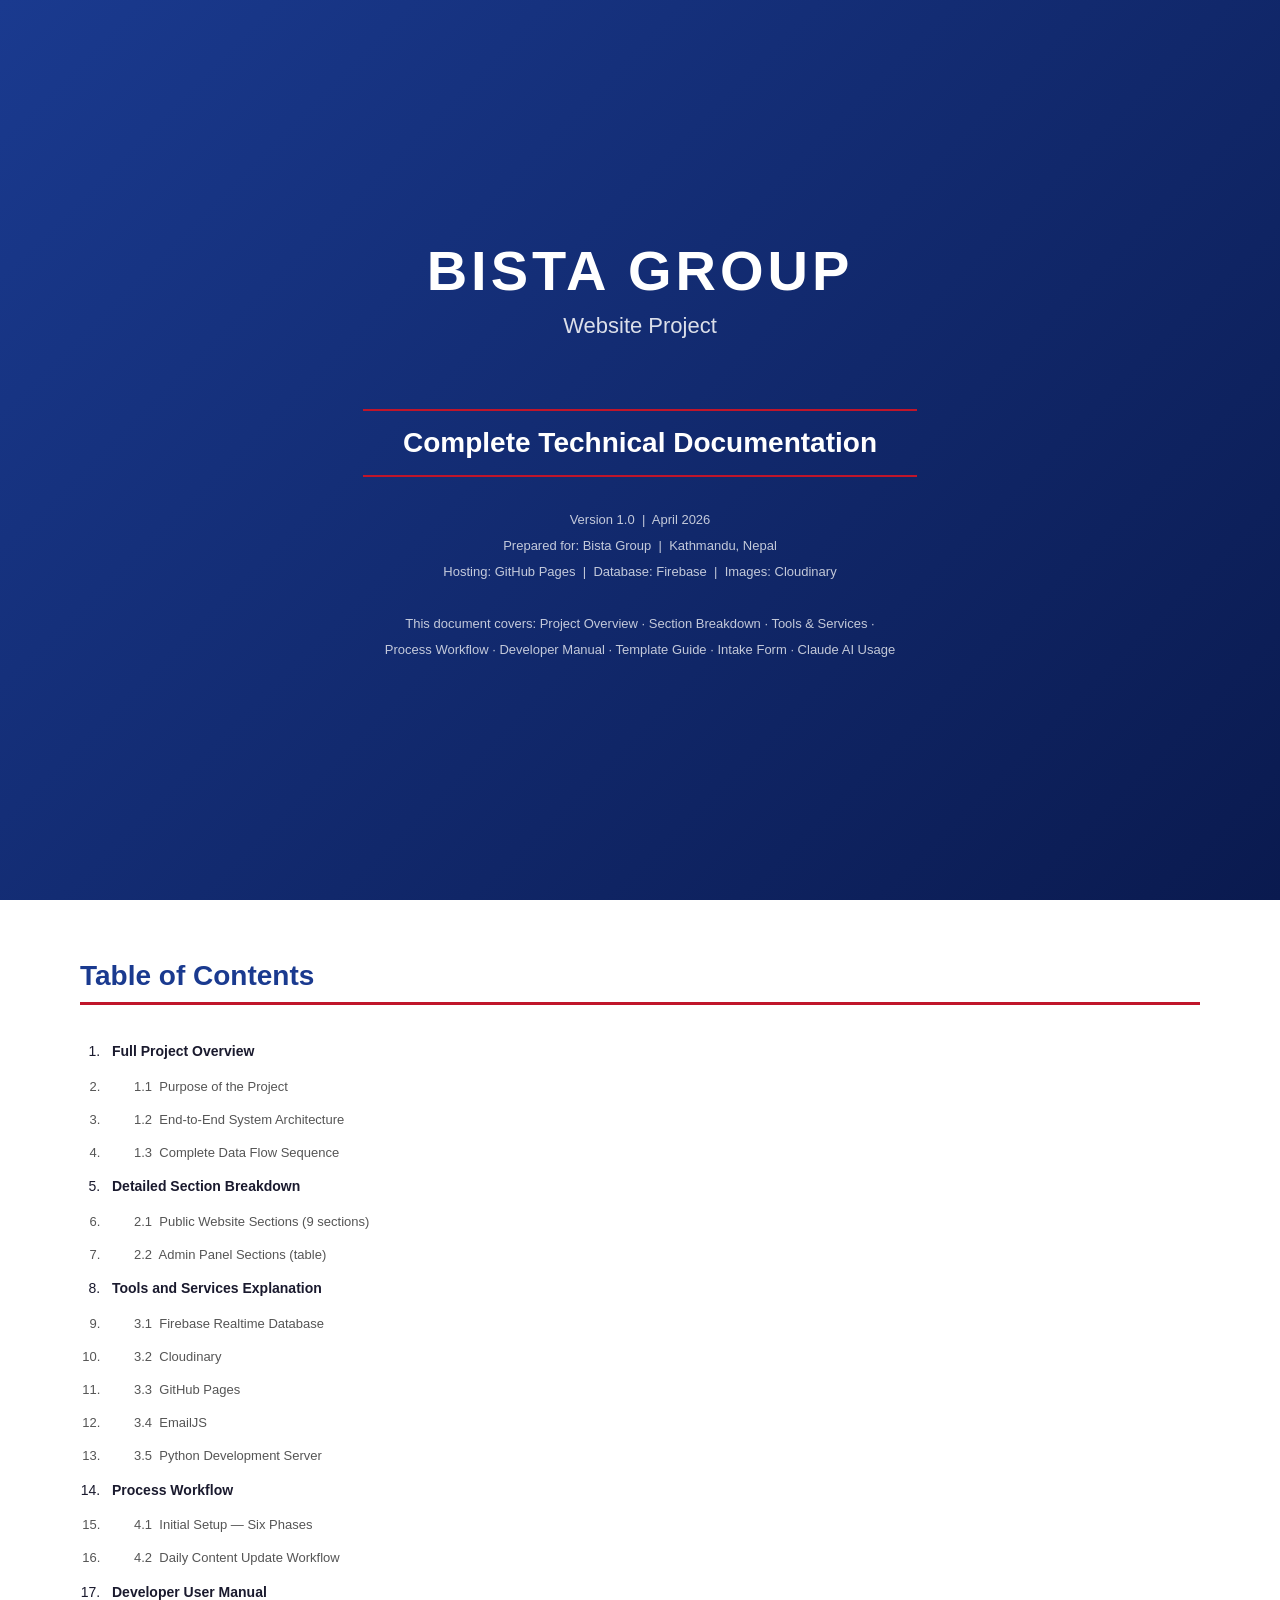
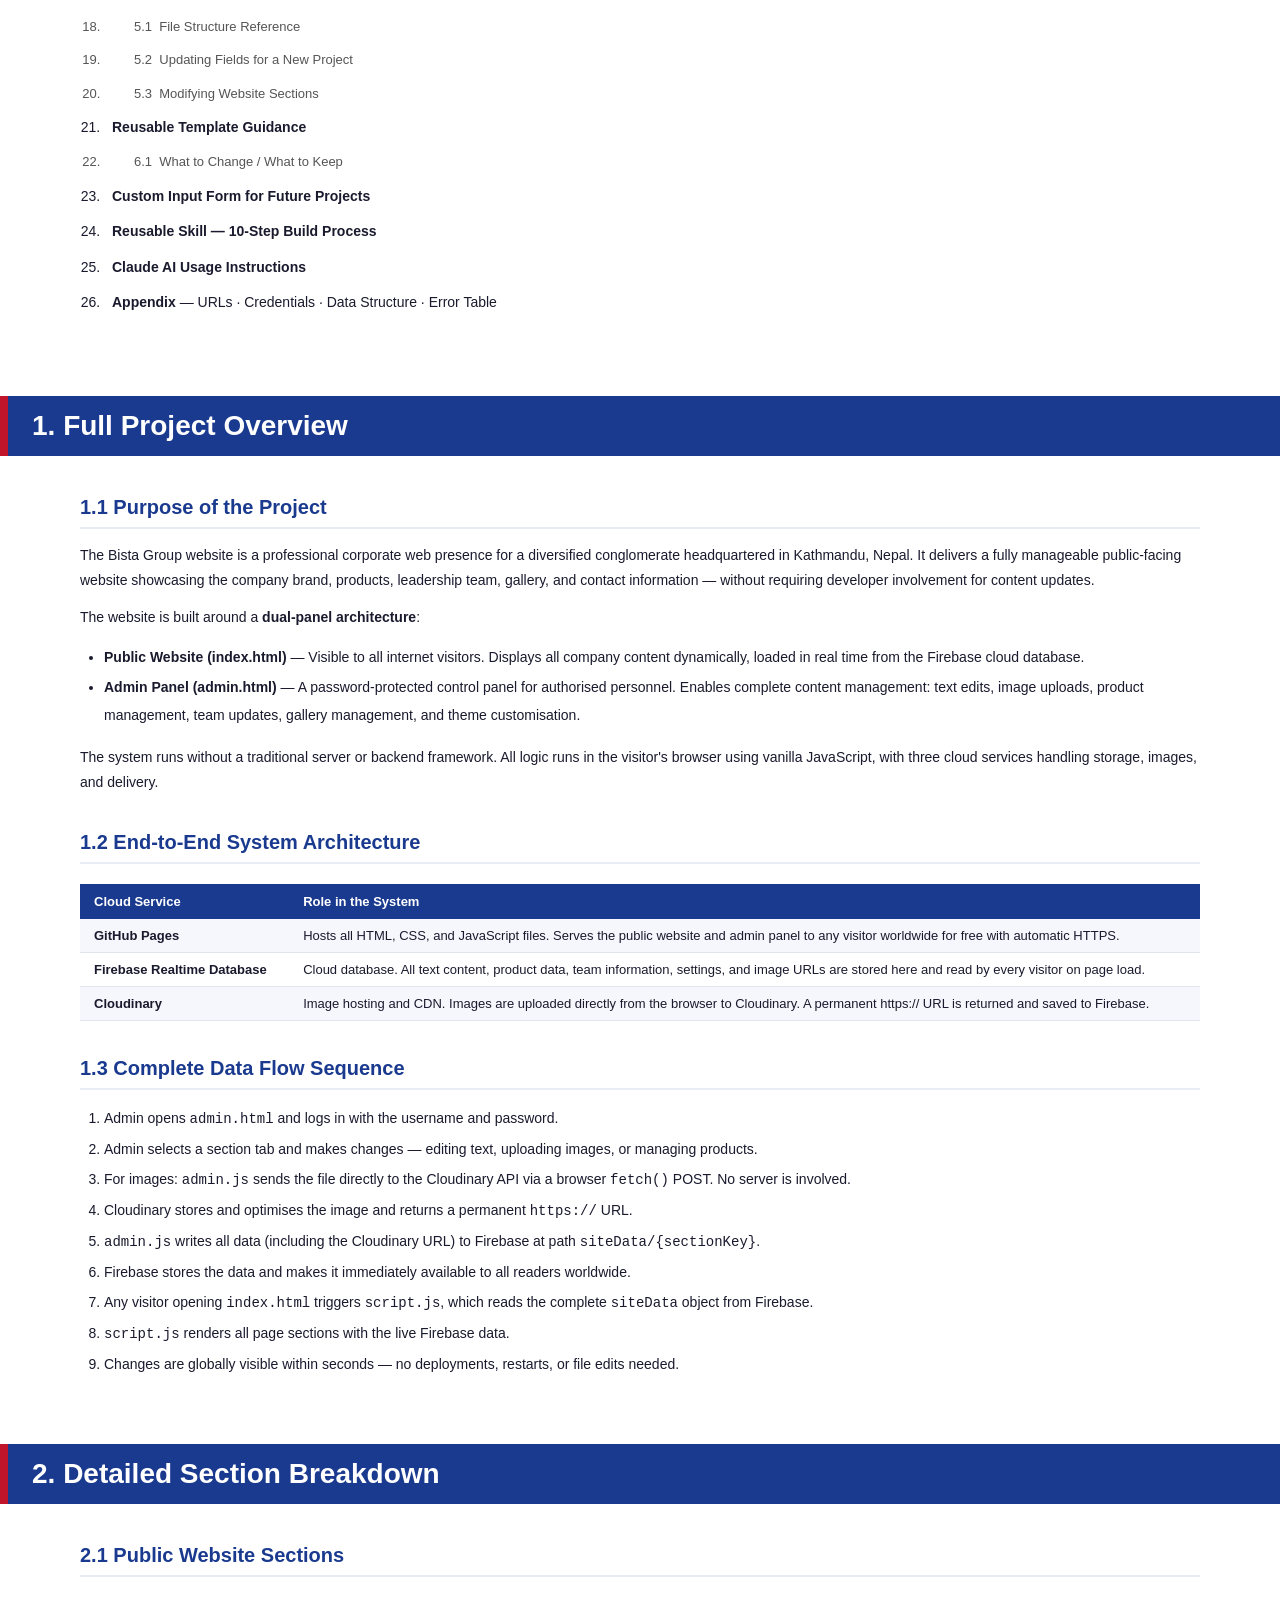
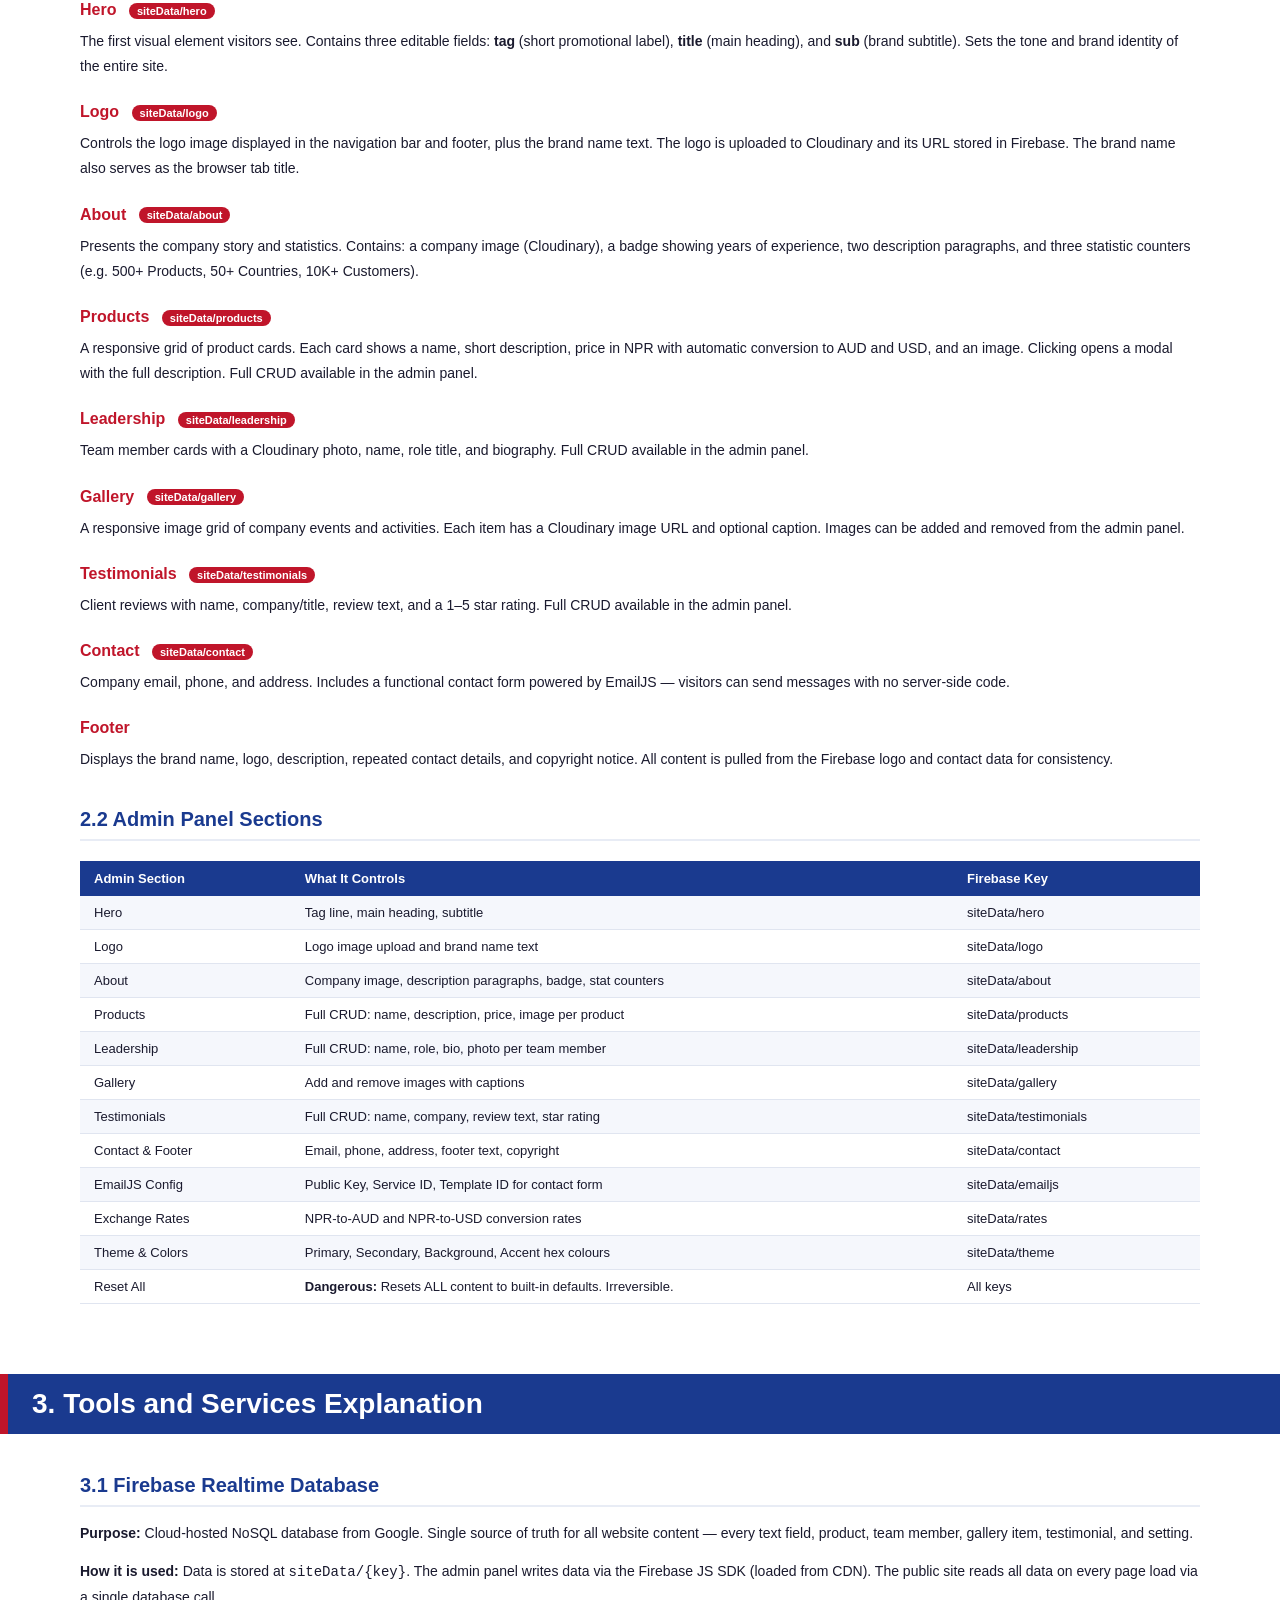
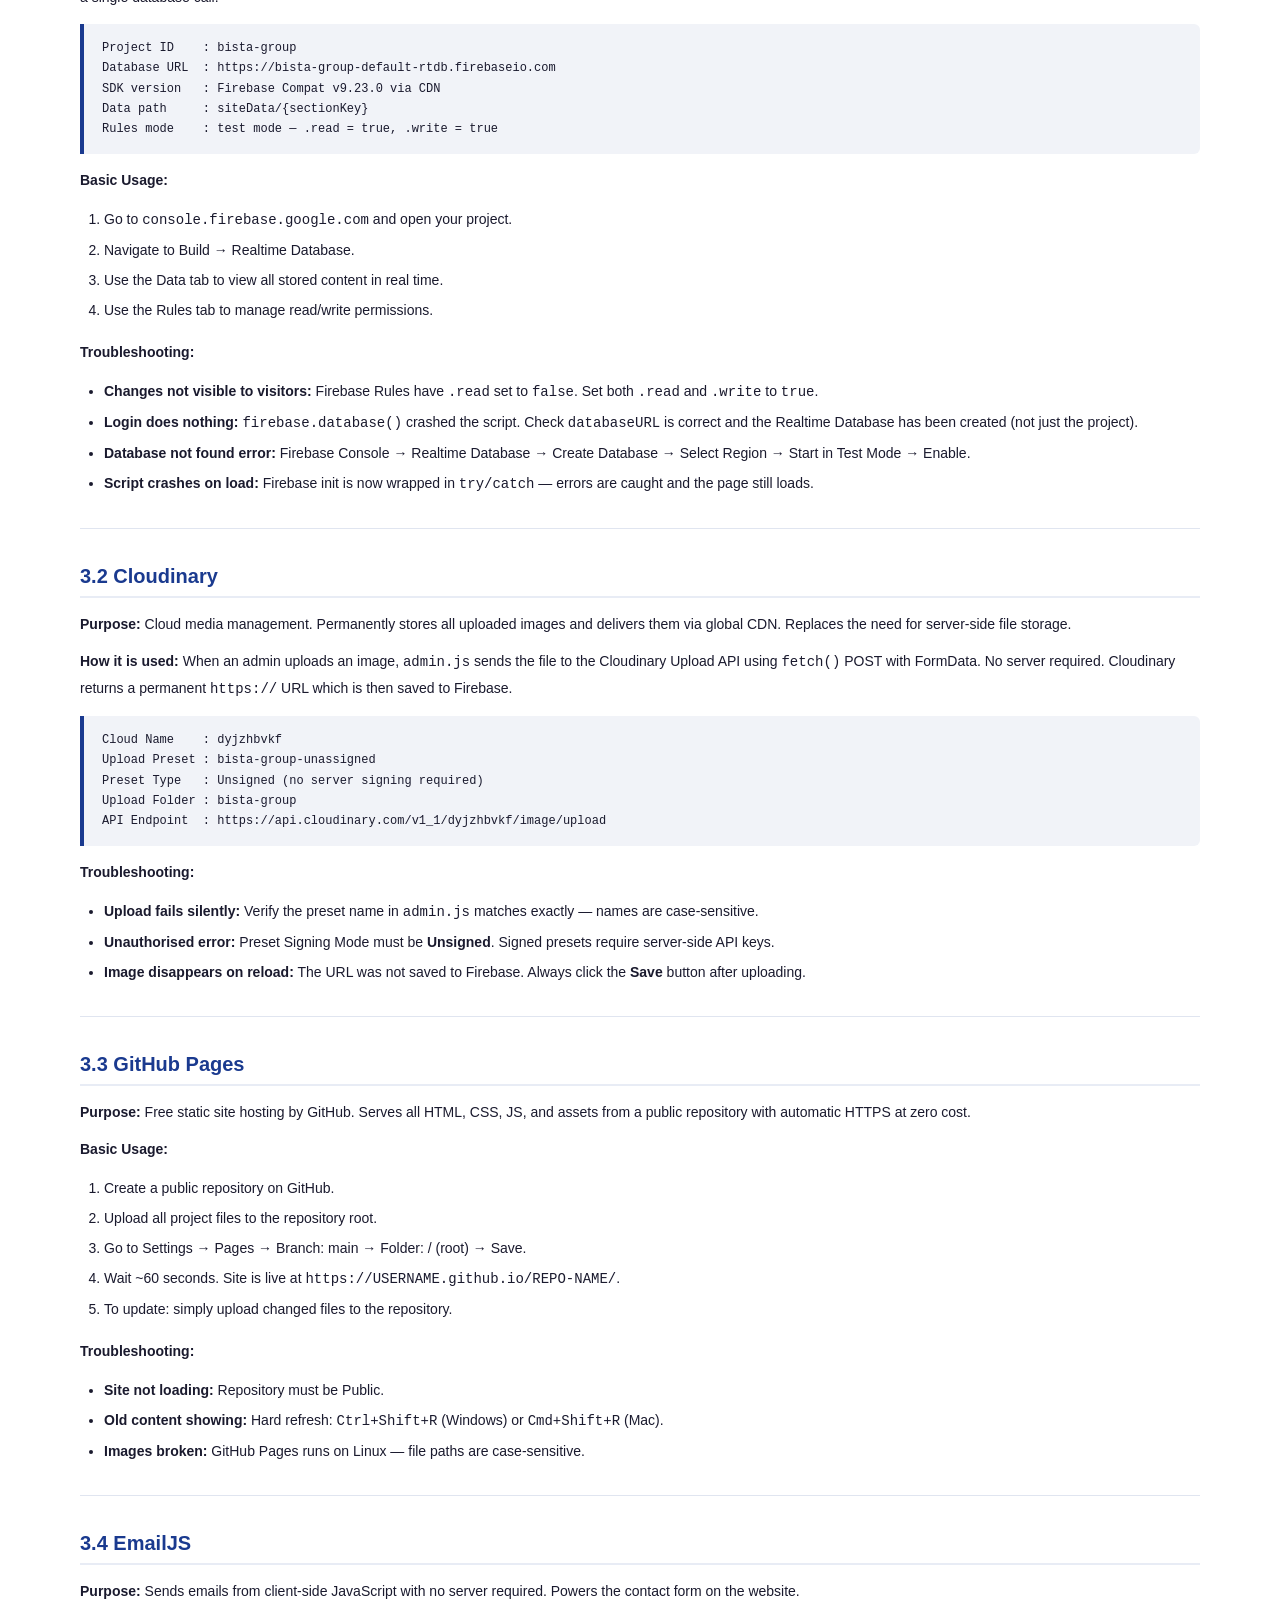
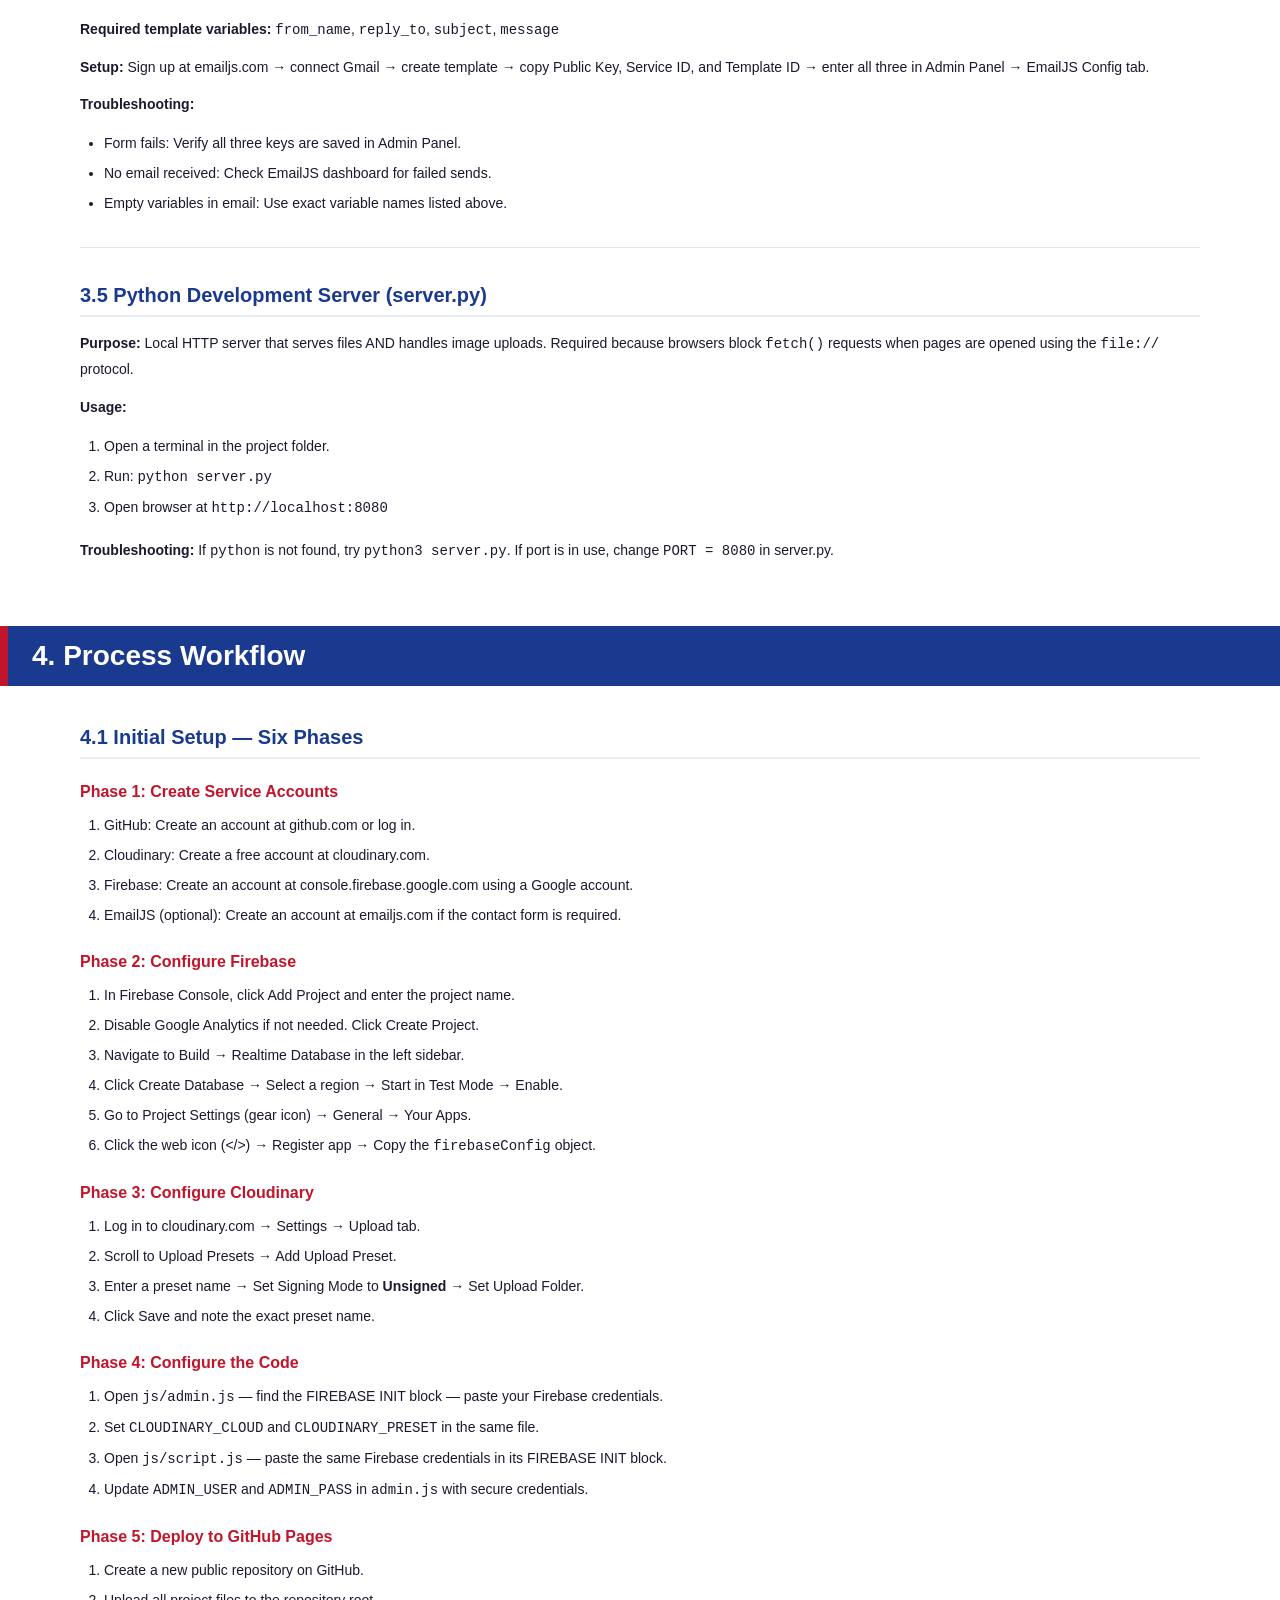
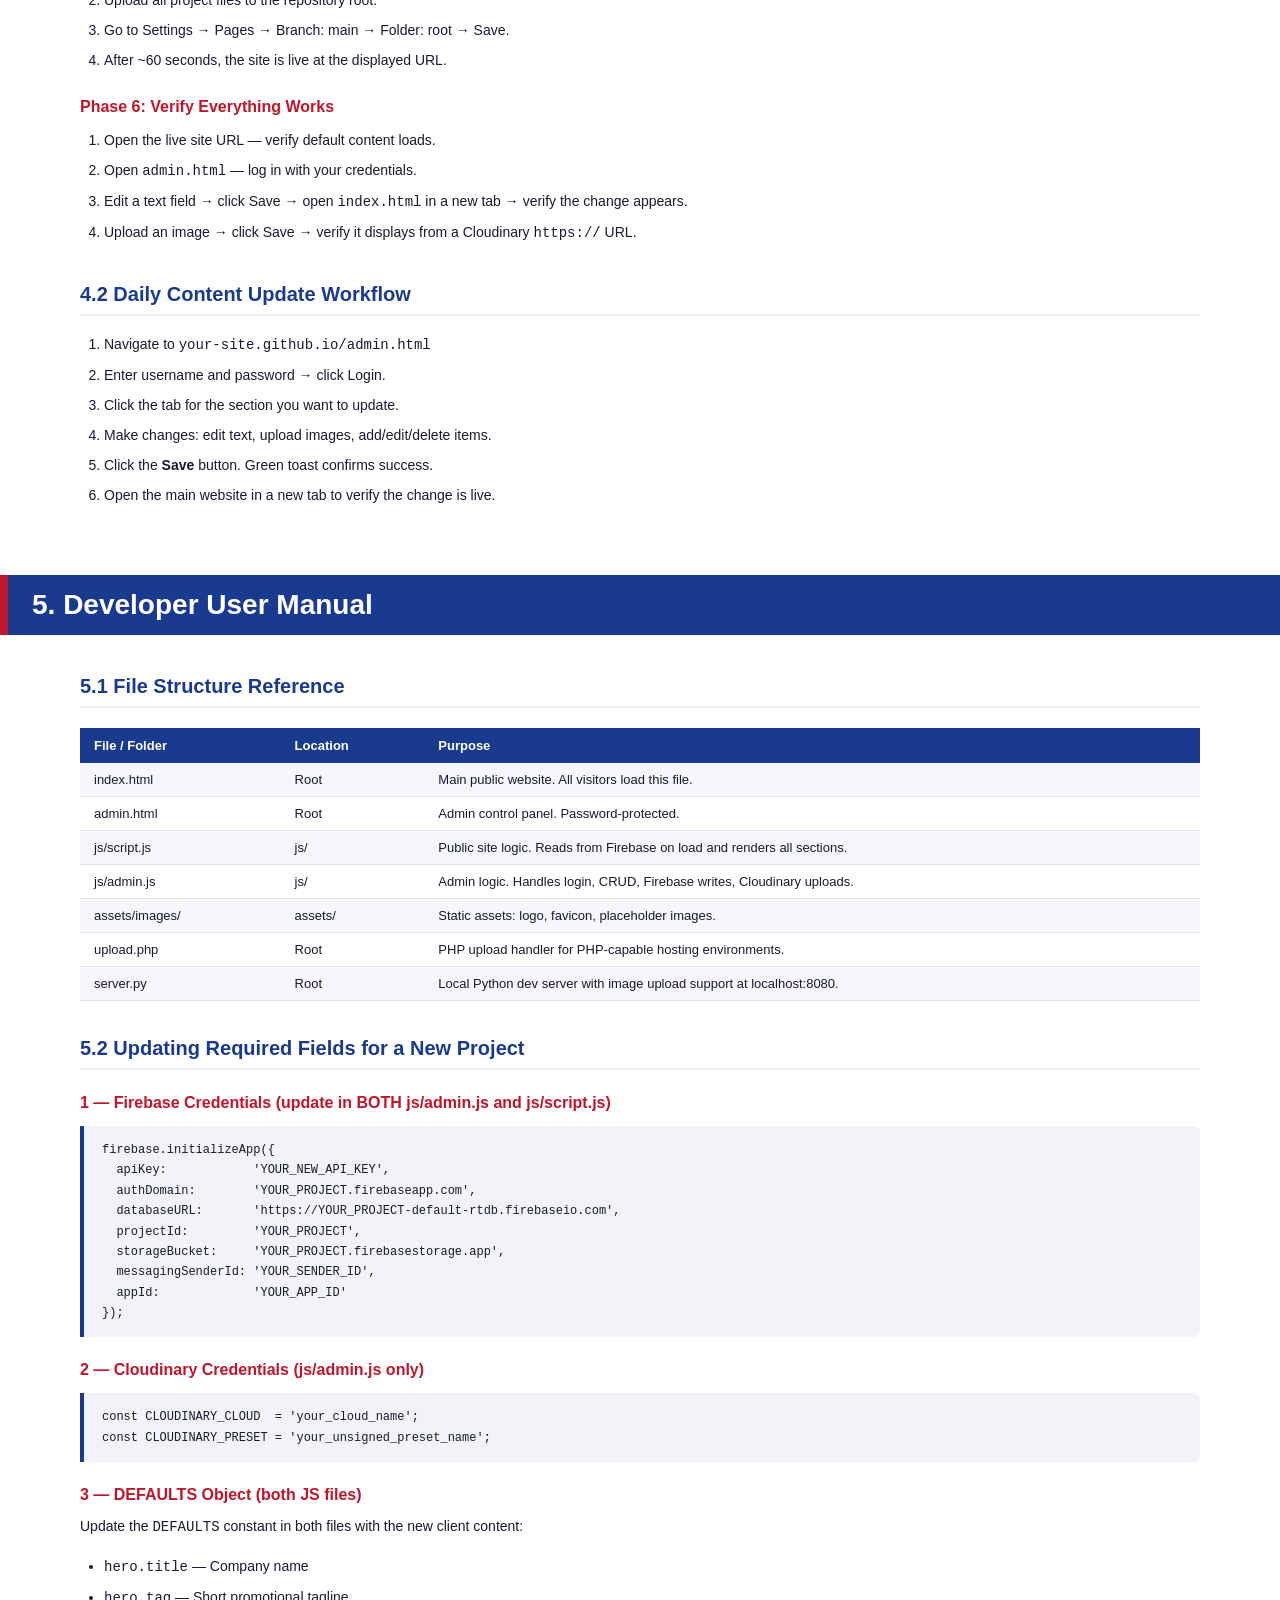
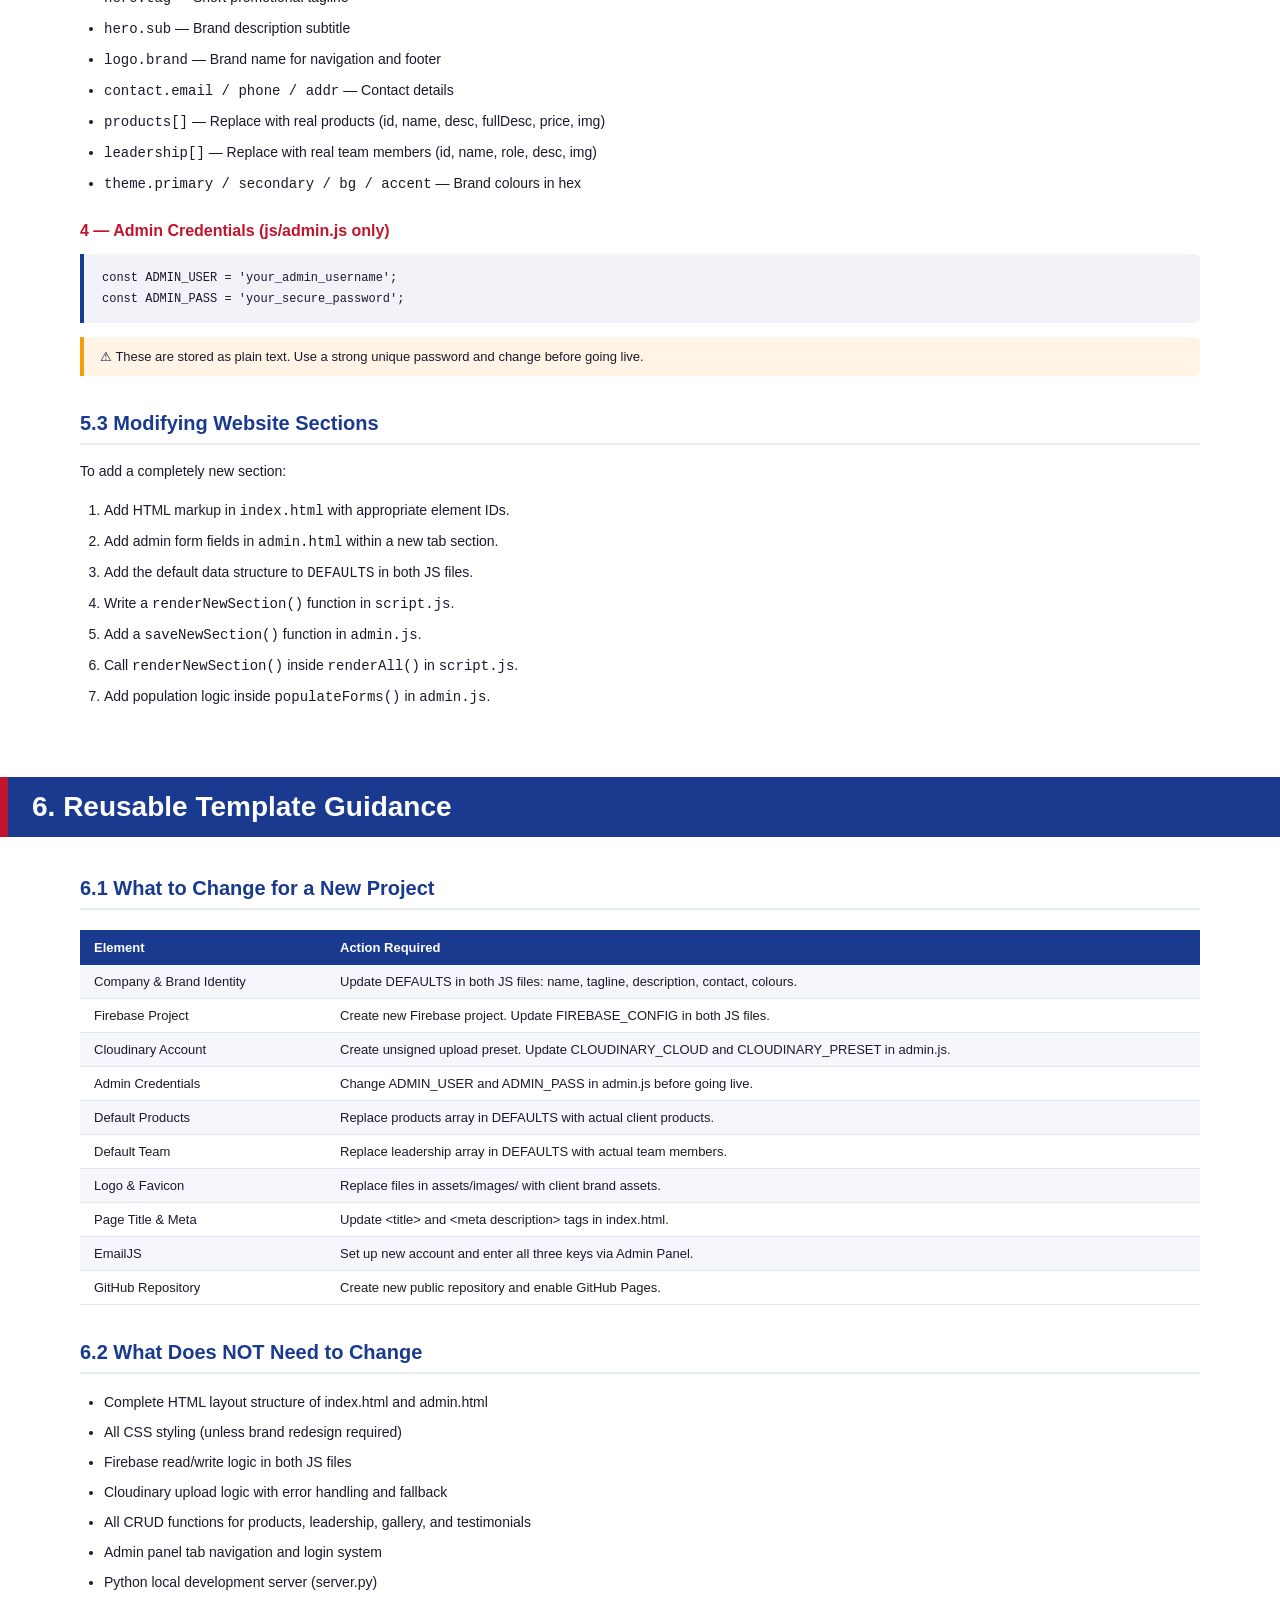
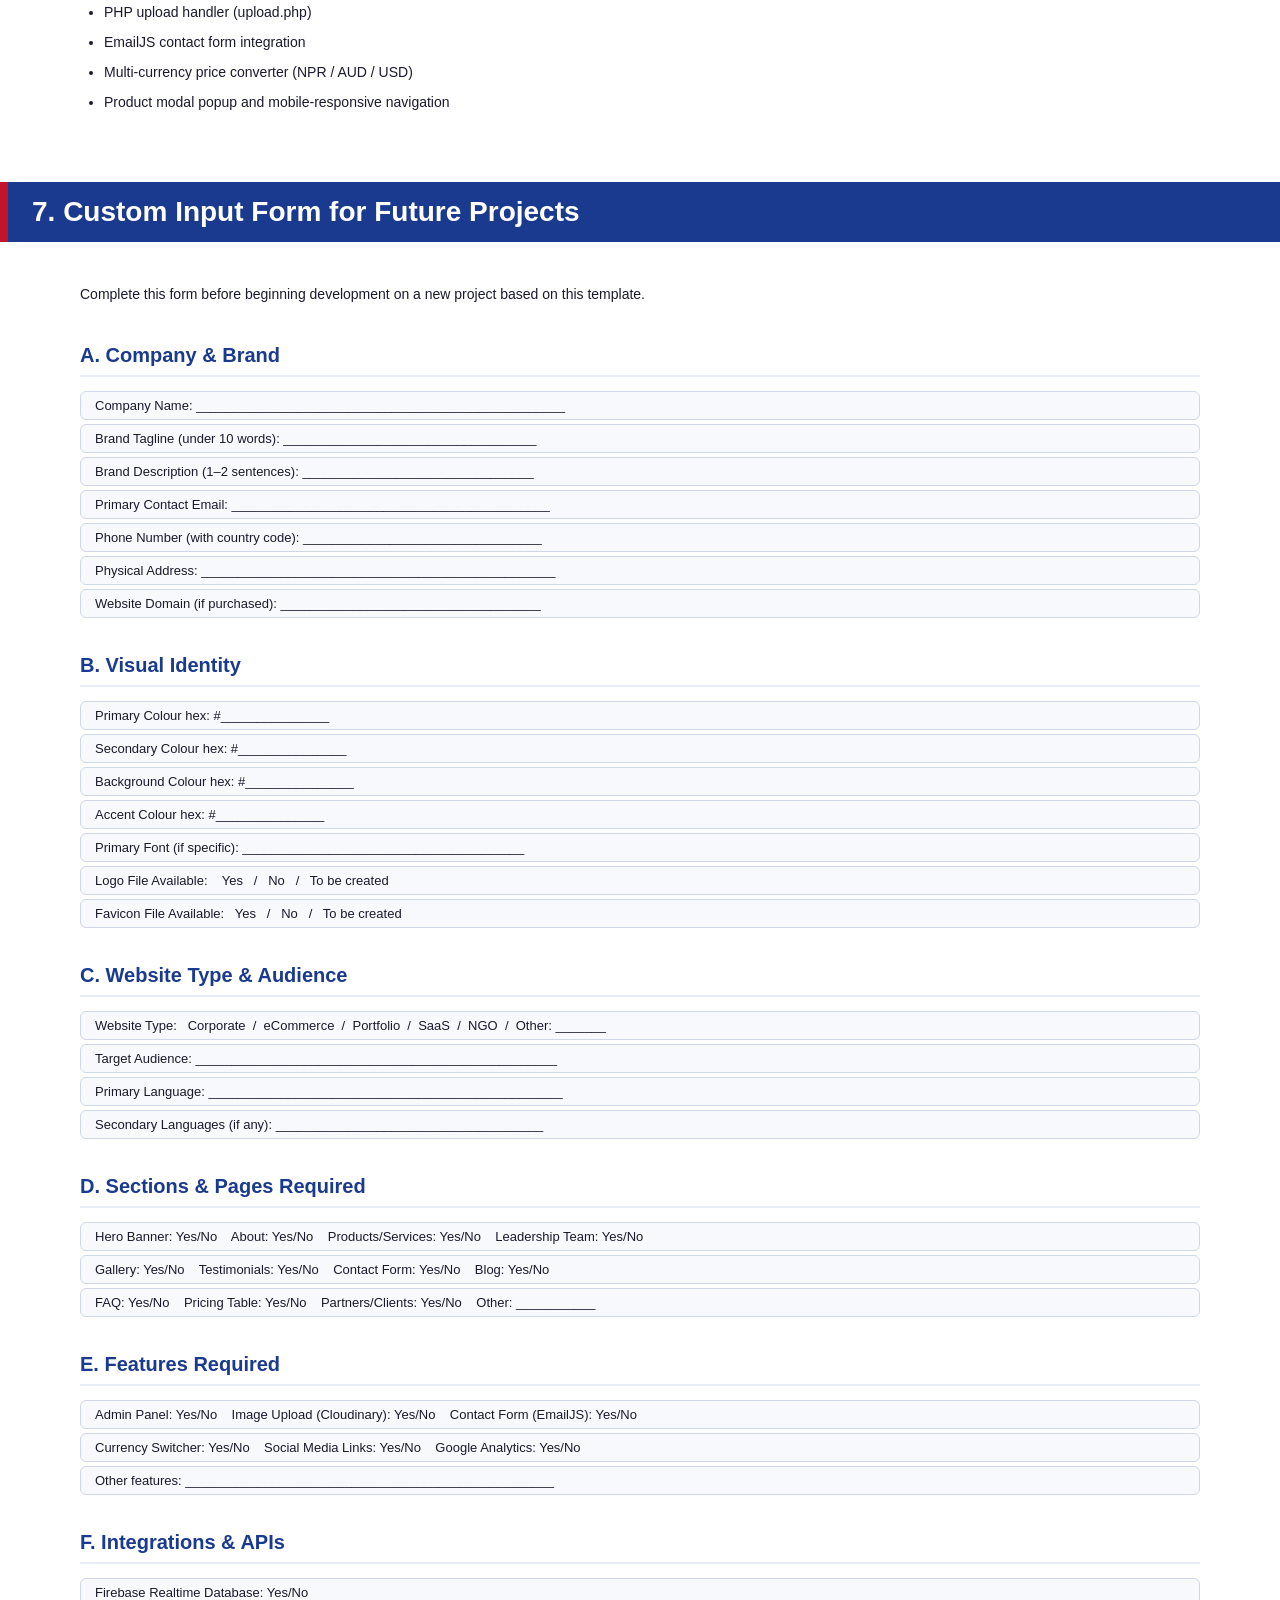
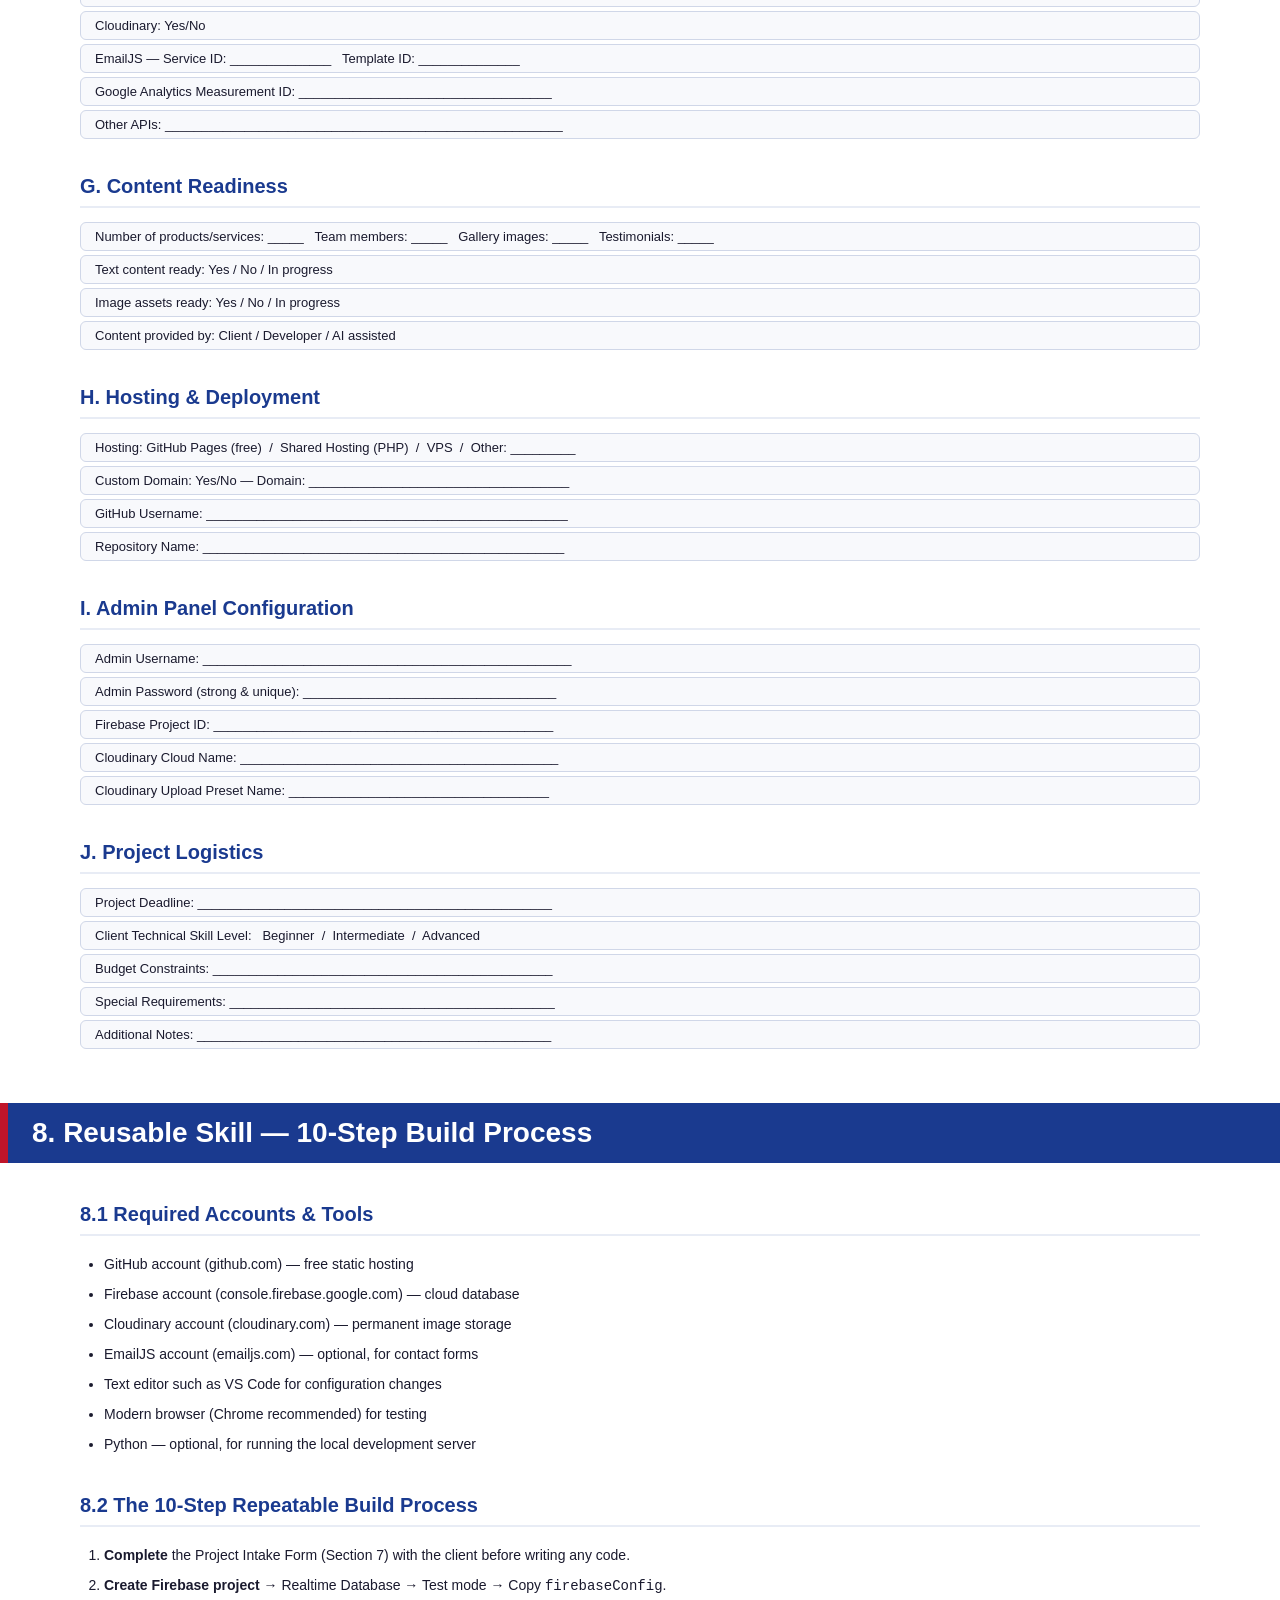
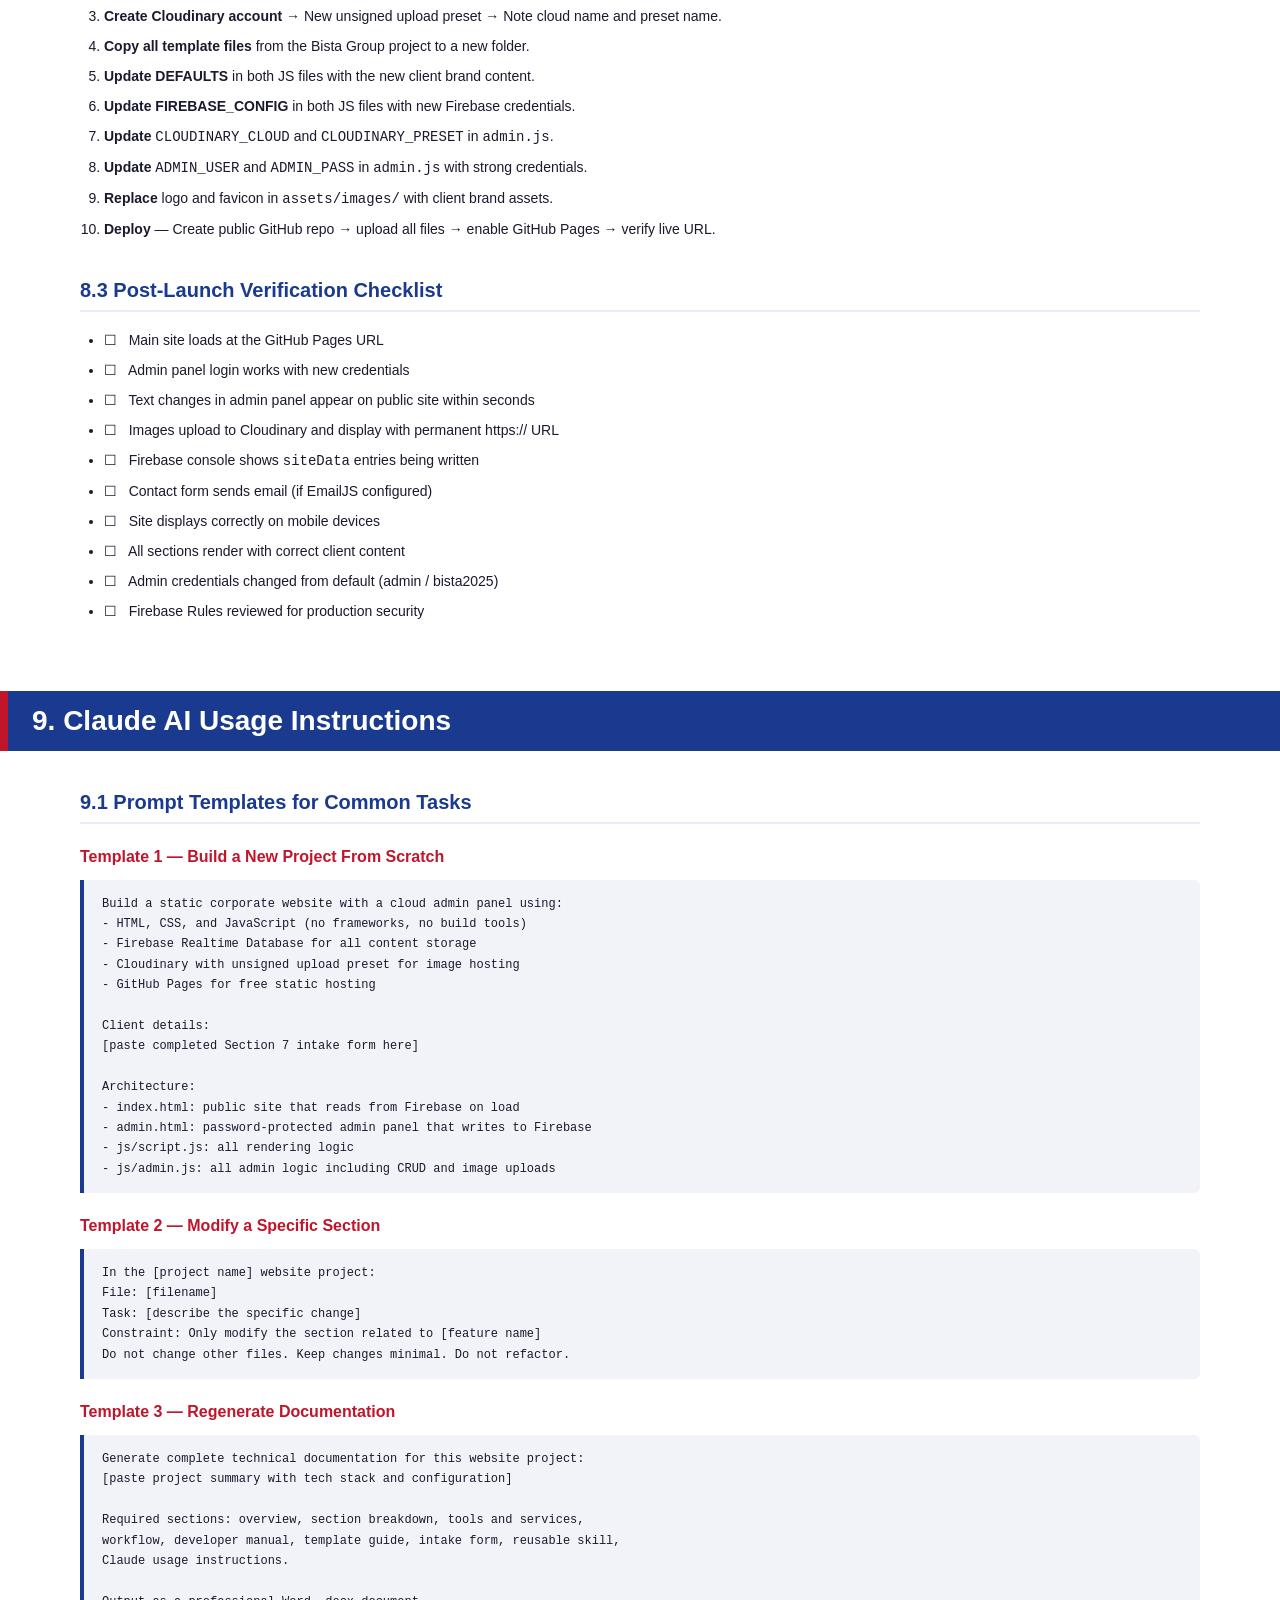
<file: Bista_Group_Documentation.html>
<!DOCTYPE html>
<html lang="en">
<head>
<meta charset="UTF-8">
<title>Bista Group — Website Documentation</title>
<style>
  * { box-sizing: border-box; margin: 0; padding: 0; }
  body { font-family: 'Segoe UI', Arial, sans-serif; font-size: 14px; color: #1a1a2e; background: #fff; }
  .cover { background: linear-gradient(135deg, #1a3a8f 0%, #0a1a4f 100%); color: #fff; min-height: 100vh; display: flex; flex-direction: column; justify-content: center; align-items: center; text-align: center; padding: 60px 40px; page-break-after: always; }
  .cover h1 { font-size: 56px; font-weight: 900; letter-spacing: 4px; margin-bottom: 10px; }
  .cover h2 { font-size: 22px; font-weight: 300; opacity: 0.85; margin-bottom: 40px; }
  .cover .title { font-size: 28px; font-weight: 700; border-top: 2px solid #c0152a; border-bottom: 2px solid #c0152a; padding: 16px 40px; margin: 30px 0; }
  .cover .meta { font-size: 13px; opacity: 0.75; line-height: 2; }
  .toc { padding: 60px 80px; page-break-after: always; }
  .toc h2 { font-size: 28px; color: #1a3a8f; border-bottom: 3px solid #c0152a; padding-bottom: 10px; margin-bottom: 30px; }
  .toc ol { line-height: 2.4; font-size: 14px; }
  .toc ol li { padding-left: 8px; }
  .toc ol li.sub { padding-left: 30px; font-size: 13px; color: #555; }
  .section { padding: 50px 80px; page-break-before: always; }
  h1.sh { font-size: 28px; color: #fff; background: #1a3a8f; padding: 14px 24px; margin: -50px -80px 40px -80px; border-left: 8px solid #c0152a; }
  h2.sh { font-size: 20px; color: #1a3a8f; border-bottom: 2px solid #e8ecf5; padding-bottom: 8px; margin: 36px 0 14px; }
  h3.sh { font-size: 16px; color: #c0152a; margin: 24px 0 10px; font-weight: 700; }
  p { line-height: 1.8; margin-bottom: 12px; }
  ul { margin: 10px 0 16px 24px; line-height: 2; }
  ol { margin: 10px 0 16px 24px; line-height: 2; }
  li { margin-bottom: 2px; }
  pre { background: #f1f3f8; border-left: 4px solid #1a3a8f; padding: 14px 18px; font-family: 'Courier New', monospace; font-size: 12px; margin: 14px 0; overflow-x: auto; border-radius: 0 6px 6px 0; line-height: 1.7; white-space: pre-wrap; }
  table { width: 100%; border-collapse: collapse; margin: 20px 0; font-size: 13px; }
  th { background: #1a3a8f; color: #fff; padding: 10px 14px; text-align: left; font-weight: 600; }
  td { padding: 9px 14px; border-bottom: 1px solid #e0e5f0; vertical-align: top; }
  tr:nth-child(even) td { background: #f5f7fc; }
  .badge { display: inline-block; background: #c0152a; color: #fff; font-size: 11px; padding: 2px 8px; border-radius: 12px; font-weight: 700; margin-left: 8px; vertical-align: middle; }
  .warn { background: #fff4e5; border-left: 4px solid #f59e0b; padding: 12px 16px; margin: 14px 0; border-radius: 0 6px 6px 0; font-size: 13px; }
  .formfield { background: #f8f9fc; border: 1px solid #d0d7e8; border-radius: 6px; padding: 6px 14px; margin: 4px 0; font-size: 13px; }
  .divider { border: none; border-top: 1px solid #e0e5f0; margin: 30px 0; }
  @media print {
    .section { page-break-before: always; }
    .cover { min-height: auto; padding: 100px 60px; }
  }
</style>
</head>
<body>

<!-- ═══════════════════ COVER ═══════════════════ -->
<div class="cover">
  <h1>BISTA GROUP</h1>
  <h2>Website Project</h2>
  <div class="title">Complete Technical Documentation</div>
  <div class="meta">
    Version 1.0 &nbsp;|&nbsp; April 2026<br>
    Prepared for: Bista Group &nbsp;|&nbsp; Kathmandu, Nepal<br>
    Hosting: GitHub Pages &nbsp;|&nbsp; Database: Firebase &nbsp;|&nbsp; Images: Cloudinary<br><br>
    This document covers: Project Overview · Section Breakdown · Tools & Services ·<br>
    Process Workflow · Developer Manual · Template Guide · Intake Form · Claude AI Usage
  </div>
</div>

<!-- ═══════════════════ TOC ═══════════════════ -->
<div class="toc">
  <h2>Table of Contents</h2>
  <ol>
    <li><strong>Full Project Overview</strong></li>
    <li class="sub">1.1 &nbsp;Purpose of the Project</li>
    <li class="sub">1.2 &nbsp;End-to-End System Architecture</li>
    <li class="sub">1.3 &nbsp;Complete Data Flow Sequence</li>
    <li><strong>Detailed Section Breakdown</strong></li>
    <li class="sub">2.1 &nbsp;Public Website Sections (9 sections)</li>
    <li class="sub">2.2 &nbsp;Admin Panel Sections (table)</li>
    <li><strong>Tools and Services Explanation</strong></li>
    <li class="sub">3.1 &nbsp;Firebase Realtime Database</li>
    <li class="sub">3.2 &nbsp;Cloudinary</li>
    <li class="sub">3.3 &nbsp;GitHub Pages</li>
    <li class="sub">3.4 &nbsp;EmailJS</li>
    <li class="sub">3.5 &nbsp;Python Development Server</li>
    <li><strong>Process Workflow</strong></li>
    <li class="sub">4.1 &nbsp;Initial Setup — Six Phases</li>
    <li class="sub">4.2 &nbsp;Daily Content Update Workflow</li>
    <li><strong>Developer User Manual</strong></li>
    <li class="sub">5.1 &nbsp;File Structure Reference</li>
    <li class="sub">5.2 &nbsp;Updating Fields for a New Project</li>
    <li class="sub">5.3 &nbsp;Modifying Website Sections</li>
    <li><strong>Reusable Template Guidance</strong></li>
    <li class="sub">6.1 &nbsp;What to Change / What to Keep</li>
    <li><strong>Custom Input Form for Future Projects</strong></li>
    <li><strong>Reusable Skill — 10-Step Build Process</strong></li>
    <li><strong>Claude AI Usage Instructions</strong></li>
    <li><strong>Appendix</strong> — URLs · Credentials · Data Structure · Error Table</li>
  </ol>
</div>

<!-- ═══════════════════ SECTION 1 ═══════════════════ -->
<div class="section">
  <h1 class="sh">1. Full Project Overview</h1>

  <h2 class="sh">1.1 Purpose of the Project</h2>
  <p>The Bista Group website is a professional corporate web presence for a diversified conglomerate headquartered in Kathmandu, Nepal. It delivers a fully manageable public-facing website showcasing the company brand, products, leadership team, gallery, and contact information — without requiring developer involvement for content updates.</p>
  <p>The website is built around a <strong>dual-panel architecture</strong>:</p>
  <ul>
    <li><strong>Public Website (index.html)</strong> — Visible to all internet visitors. Displays all company content dynamically, loaded in real time from the Firebase cloud database.</li>
    <li><strong>Admin Panel (admin.html)</strong> — A password-protected control panel for authorised personnel. Enables complete content management: text edits, image uploads, product management, team updates, gallery management, and theme customisation.</li>
  </ul>
  <p>The system runs without a traditional server or backend framework. All logic runs in the visitor's browser using vanilla JavaScript, with three cloud services handling storage, images, and delivery.</p>

  <h2 class="sh">1.2 End-to-End System Architecture</h2>
  <table>
    <tr><th>Cloud Service</th><th>Role in the System</th></tr>
    <tr><td><strong>GitHub Pages</strong></td><td>Hosts all HTML, CSS, and JavaScript files. Serves the public website and admin panel to any visitor worldwide for free with automatic HTTPS.</td></tr>
    <tr><td><strong>Firebase Realtime Database</strong></td><td>Cloud database. All text content, product data, team information, settings, and image URLs are stored here and read by every visitor on page load.</td></tr>
    <tr><td><strong>Cloudinary</strong></td><td>Image hosting and CDN. Images are uploaded directly from the browser to Cloudinary. A permanent https:// URL is returned and saved to Firebase.</td></tr>
  </table>

  <h2 class="sh">1.3 Complete Data Flow Sequence</h2>
  <ol>
    <li>Admin opens <code>admin.html</code> and logs in with the username and password.</li>
    <li>Admin selects a section tab and makes changes — editing text, uploading images, or managing products.</li>
    <li>For images: <code>admin.js</code> sends the file directly to the Cloudinary API via a browser <code>fetch()</code> POST. No server is involved.</li>
    <li>Cloudinary stores and optimises the image and returns a permanent <code>https://</code> URL.</li>
    <li><code>admin.js</code> writes all data (including the Cloudinary URL) to Firebase at path <code>siteData/{sectionKey}</code>.</li>
    <li>Firebase stores the data and makes it immediately available to all readers worldwide.</li>
    <li>Any visitor opening <code>index.html</code> triggers <code>script.js</code>, which reads the complete <code>siteData</code> object from Firebase.</li>
    <li><code>script.js</code> renders all page sections with the live Firebase data.</li>
    <li>Changes are globally visible within seconds — no deployments, restarts, or file edits needed.</li>
  </ol>
</div>

<!-- ═══════════════════ SECTION 2 ═══════════════════ -->
<div class="section">
  <h1 class="sh">2. Detailed Section Breakdown</h1>

  <h2 class="sh">2.1 Public Website Sections</h2>

  <h3 class="sh">Hero <span class="badge">siteData/hero</span></h3>
  <p>The first visual element visitors see. Contains three editable fields: <strong>tag</strong> (short promotional label), <strong>title</strong> (main heading), and <strong>sub</strong> (brand subtitle). Sets the tone and brand identity of the entire site.</p>

  <h3 class="sh">Logo <span class="badge">siteData/logo</span></h3>
  <p>Controls the logo image displayed in the navigation bar and footer, plus the brand name text. The logo is uploaded to Cloudinary and its URL stored in Firebase. The brand name also serves as the browser tab title.</p>

  <h3 class="sh">About <span class="badge">siteData/about</span></h3>
  <p>Presents the company story and statistics. Contains: a company image (Cloudinary), a badge showing years of experience, two description paragraphs, and three statistic counters (e.g. 500+ Products, 50+ Countries, 10K+ Customers).</p>

  <h3 class="sh">Products <span class="badge">siteData/products</span></h3>
  <p>A responsive grid of product cards. Each card shows a name, short description, price in NPR with automatic conversion to AUD and USD, and an image. Clicking opens a modal with the full description. Full CRUD available in the admin panel.</p>

  <h3 class="sh">Leadership <span class="badge">siteData/leadership</span></h3>
  <p>Team member cards with a Cloudinary photo, name, role title, and biography. Full CRUD available in the admin panel.</p>

  <h3 class="sh">Gallery <span class="badge">siteData/gallery</span></h3>
  <p>A responsive image grid of company events and activities. Each item has a Cloudinary image URL and optional caption. Images can be added and removed from the admin panel.</p>

  <h3 class="sh">Testimonials <span class="badge">siteData/testimonials</span></h3>
  <p>Client reviews with name, company/title, review text, and a 1–5 star rating. Full CRUD available in the admin panel.</p>

  <h3 class="sh">Contact <span class="badge">siteData/contact</span></h3>
  <p>Company email, phone, and address. Includes a functional contact form powered by EmailJS — visitors can send messages with no server-side code.</p>

  <h3 class="sh">Footer</h3>
  <p>Displays the brand name, logo, description, repeated contact details, and copyright notice. All content is pulled from the Firebase logo and contact data for consistency.</p>

  <h2 class="sh">2.2 Admin Panel Sections</h2>
  <table>
    <tr><th>Admin Section</th><th>What It Controls</th><th>Firebase Key</th></tr>
    <tr><td>Hero</td><td>Tag line, main heading, subtitle</td><td>siteData/hero</td></tr>
    <tr><td>Logo</td><td>Logo image upload and brand name text</td><td>siteData/logo</td></tr>
    <tr><td>About</td><td>Company image, description paragraphs, badge, stat counters</td><td>siteData/about</td></tr>
    <tr><td>Products</td><td>Full CRUD: name, description, price, image per product</td><td>siteData/products</td></tr>
    <tr><td>Leadership</td><td>Full CRUD: name, role, bio, photo per team member</td><td>siteData/leadership</td></tr>
    <tr><td>Gallery</td><td>Add and remove images with captions</td><td>siteData/gallery</td></tr>
    <tr><td>Testimonials</td><td>Full CRUD: name, company, review text, star rating</td><td>siteData/testimonials</td></tr>
    <tr><td>Contact &amp; Footer</td><td>Email, phone, address, footer text, copyright</td><td>siteData/contact</td></tr>
    <tr><td>EmailJS Config</td><td>Public Key, Service ID, Template ID for contact form</td><td>siteData/emailjs</td></tr>
    <tr><td>Exchange Rates</td><td>NPR-to-AUD and NPR-to-USD conversion rates</td><td>siteData/rates</td></tr>
    <tr><td>Theme &amp; Colors</td><td>Primary, Secondary, Background, Accent hex colours</td><td>siteData/theme</td></tr>
    <tr><td>Reset All</td><td><strong>Dangerous:</strong> Resets ALL content to built-in defaults. Irreversible.</td><td>All keys</td></tr>
  </table>
</div>

<!-- ═══════════════════ SECTION 3 ═══════════════════ -->
<div class="section">
  <h1 class="sh">3. Tools and Services Explanation</h1>

  <h2 class="sh">3.1 Firebase Realtime Database</h2>
  <p><strong>Purpose:</strong> Cloud-hosted NoSQL database from Google. Single source of truth for all website content — every text field, product, team member, gallery item, testimonial, and setting.</p>
  <p><strong>How it is used:</strong> Data is stored at <code>siteData/{key}</code>. The admin panel writes data via the Firebase JS SDK (loaded from CDN). The public site reads all data on every page load via a single database call.</p>
  <pre>Project ID    : bista-group
Database URL  : https://bista-group-default-rtdb.firebaseio.com
SDK version   : Firebase Compat v9.23.0 via CDN
Data path     : siteData/{sectionKey}
Rules mode    : test mode — .read = true, .write = true</pre>
  <p><strong>Basic Usage:</strong></p>
  <ol>
    <li>Go to <code>console.firebase.google.com</code> and open your project.</li>
    <li>Navigate to Build → Realtime Database.</li>
    <li>Use the Data tab to view all stored content in real time.</li>
    <li>Use the Rules tab to manage read/write permissions.</li>
  </ol>
  <p><strong>Troubleshooting:</strong></p>
  <ul>
    <li><strong>Changes not visible to visitors:</strong> Firebase Rules have <code>.read</code> set to <code>false</code>. Set both <code>.read</code> and <code>.write</code> to <code>true</code>.</li>
    <li><strong>Login does nothing:</strong> <code>firebase.database()</code> crashed the script. Check <code>databaseURL</code> is correct and the Realtime Database has been created (not just the project).</li>
    <li><strong>Database not found error:</strong> Firebase Console → Realtime Database → Create Database → Select Region → Start in Test Mode → Enable.</li>
    <li><strong>Script crashes on load:</strong> Firebase init is now wrapped in <code>try/catch</code> — errors are caught and the page still loads.</li>
  </ul>

  <hr class="divider">

  <h2 class="sh">3.2 Cloudinary</h2>
  <p><strong>Purpose:</strong> Cloud media management. Permanently stores all uploaded images and delivers them via global CDN. Replaces the need for server-side file storage.</p>
  <p><strong>How it is used:</strong> When an admin uploads an image, <code>admin.js</code> sends the file to the Cloudinary Upload API using <code>fetch()</code> POST with FormData. No server required. Cloudinary returns a permanent <code>https://</code> URL which is then saved to Firebase.</p>
  <pre>Cloud Name    : dyjzhbvkf
Upload Preset : bista-group-unassigned
Preset Type   : Unsigned (no server signing required)
Upload Folder : bista-group
API Endpoint  : https://api.cloudinary.com/v1_1/dyjzhbvkf/image/upload</pre>
  <p><strong>Troubleshooting:</strong></p>
  <ul>
    <li><strong>Upload fails silently:</strong> Verify the preset name in <code>admin.js</code> matches exactly — names are case-sensitive.</li>
    <li><strong>Unauthorised error:</strong> Preset Signing Mode must be <strong>Unsigned</strong>. Signed presets require server-side API keys.</li>
    <li><strong>Image disappears on reload:</strong> The URL was not saved to Firebase. Always click the <strong>Save</strong> button after uploading.</li>
  </ul>

  <hr class="divider">

  <h2 class="sh">3.3 GitHub Pages</h2>
  <p><strong>Purpose:</strong> Free static site hosting by GitHub. Serves all HTML, CSS, JS, and assets from a public repository with automatic HTTPS at zero cost.</p>
  <p><strong>Basic Usage:</strong></p>
  <ol>
    <li>Create a public repository on GitHub.</li>
    <li>Upload all project files to the repository root.</li>
    <li>Go to Settings → Pages → Branch: main → Folder: / (root) → Save.</li>
    <li>Wait ~60 seconds. Site is live at <code>https://USERNAME.github.io/REPO-NAME/</code>.</li>
    <li>To update: simply upload changed files to the repository.</li>
  </ol>
  <p><strong>Troubleshooting:</strong></p>
  <ul>
    <li><strong>Site not loading:</strong> Repository must be Public.</li>
    <li><strong>Old content showing:</strong> Hard refresh: <code>Ctrl+Shift+R</code> (Windows) or <code>Cmd+Shift+R</code> (Mac).</li>
    <li><strong>Images broken:</strong> GitHub Pages runs on Linux — file paths are case-sensitive.</li>
  </ul>

  <hr class="divider">

  <h2 class="sh">3.4 EmailJS</h2>
  <p><strong>Purpose:</strong> Sends emails from client-side JavaScript with no server required. Powers the contact form on the website.</p>
  <p><strong>Required template variables:</strong> <code>from_name</code>, <code>reply_to</code>, <code>subject</code>, <code>message</code></p>
  <p><strong>Setup:</strong> Sign up at emailjs.com → connect Gmail → create template → copy Public Key, Service ID, and Template ID → enter all three in Admin Panel → EmailJS Config tab.</p>
  <p><strong>Troubleshooting:</strong></p>
  <ul>
    <li>Form fails: Verify all three keys are saved in Admin Panel.</li>
    <li>No email received: Check EmailJS dashboard for failed sends.</li>
    <li>Empty variables in email: Use exact variable names listed above.</li>
  </ul>

  <hr class="divider">

  <h2 class="sh">3.5 Python Development Server (server.py)</h2>
  <p><strong>Purpose:</strong> Local HTTP server that serves files AND handles image uploads. Required because browsers block <code>fetch()</code> requests when pages are opened using the <code>file://</code> protocol.</p>
  <p><strong>Usage:</strong></p>
  <ol>
    <li>Open a terminal in the project folder.</li>
    <li>Run: <code>python server.py</code></li>
    <li>Open browser at <code>http://localhost:8080</code></li>
  </ol>
  <p><strong>Troubleshooting:</strong> If <code>python</code> is not found, try <code>python3 server.py</code>. If port is in use, change <code>PORT = 8080</code> in server.py.</p>
</div>

<!-- ═══════════════════ SECTION 4 ═══════════════════ -->
<div class="section">
  <h1 class="sh">4. Process Workflow</h1>

  <h2 class="sh">4.1 Initial Setup — Six Phases</h2>

  <h3 class="sh">Phase 1: Create Service Accounts</h3>
  <ol>
    <li>GitHub: Create an account at github.com or log in.</li>
    <li>Cloudinary: Create a free account at cloudinary.com.</li>
    <li>Firebase: Create an account at console.firebase.google.com using a Google account.</li>
    <li>EmailJS (optional): Create an account at emailjs.com if the contact form is required.</li>
  </ol>

  <h3 class="sh">Phase 2: Configure Firebase</h3>
  <ol>
    <li>In Firebase Console, click Add Project and enter the project name.</li>
    <li>Disable Google Analytics if not needed. Click Create Project.</li>
    <li>Navigate to Build → Realtime Database in the left sidebar.</li>
    <li>Click Create Database → Select a region → Start in Test Mode → Enable.</li>
    <li>Go to Project Settings (gear icon) → General → Your Apps.</li>
    <li>Click the web icon (&lt;/&gt;) → Register app → Copy the <code>firebaseConfig</code> object.</li>
  </ol>

  <h3 class="sh">Phase 3: Configure Cloudinary</h3>
  <ol>
    <li>Log in to cloudinary.com → Settings → Upload tab.</li>
    <li>Scroll to Upload Presets → Add Upload Preset.</li>
    <li>Enter a preset name → Set Signing Mode to <strong>Unsigned</strong> → Set Upload Folder.</li>
    <li>Click Save and note the exact preset name.</li>
  </ol>

  <h3 class="sh">Phase 4: Configure the Code</h3>
  <ol>
    <li>Open <code>js/admin.js</code> — find the FIREBASE INIT block — paste your Firebase credentials.</li>
    <li>Set <code>CLOUDINARY_CLOUD</code> and <code>CLOUDINARY_PRESET</code> in the same file.</li>
    <li>Open <code>js/script.js</code> — paste the same Firebase credentials in its FIREBASE INIT block.</li>
    <li>Update <code>ADMIN_USER</code> and <code>ADMIN_PASS</code> in <code>admin.js</code> with secure credentials.</li>
  </ol>

  <h3 class="sh">Phase 5: Deploy to GitHub Pages</h3>
  <ol>
    <li>Create a new public repository on GitHub.</li>
    <li>Upload all project files to the repository root.</li>
    <li>Go to Settings → Pages → Branch: main → Folder: root → Save.</li>
    <li>After ~60 seconds, the site is live at the displayed URL.</li>
  </ol>

  <h3 class="sh">Phase 6: Verify Everything Works</h3>
  <ol>
    <li>Open the live site URL — verify default content loads.</li>
    <li>Open <code>admin.html</code> — log in with your credentials.</li>
    <li>Edit a text field → click Save → open <code>index.html</code> in a new tab → verify the change appears.</li>
    <li>Upload an image → click Save → verify it displays from a Cloudinary <code>https://</code> URL.</li>
  </ol>

  <h2 class="sh">4.2 Daily Content Update Workflow</h2>
  <ol>
    <li>Navigate to <code>your-site.github.io/admin.html</code></li>
    <li>Enter username and password → click Login.</li>
    <li>Click the tab for the section you want to update.</li>
    <li>Make changes: edit text, upload images, add/edit/delete items.</li>
    <li>Click the <strong>Save</strong> button. Green toast confirms success.</li>
    <li>Open the main website in a new tab to verify the change is live.</li>
  </ol>
</div>

<!-- ═══════════════════ SECTION 5 ═══════════════════ -->
<div class="section">
  <h1 class="sh">5. Developer User Manual</h1>

  <h2 class="sh">5.1 File Structure Reference</h2>
  <table>
    <tr><th>File / Folder</th><th>Location</th><th>Purpose</th></tr>
    <tr><td>index.html</td><td>Root</td><td>Main public website. All visitors load this file.</td></tr>
    <tr><td>admin.html</td><td>Root</td><td>Admin control panel. Password-protected.</td></tr>
    <tr><td>js/script.js</td><td>js/</td><td>Public site logic. Reads from Firebase on load and renders all sections.</td></tr>
    <tr><td>js/admin.js</td><td>js/</td><td>Admin logic. Handles login, CRUD, Firebase writes, Cloudinary uploads.</td></tr>
    <tr><td>assets/images/</td><td>assets/</td><td>Static assets: logo, favicon, placeholder images.</td></tr>
    <tr><td>upload.php</td><td>Root</td><td>PHP upload handler for PHP-capable hosting environments.</td></tr>
    <tr><td>server.py</td><td>Root</td><td>Local Python dev server with image upload support at localhost:8080.</td></tr>
  </table>

  <h2 class="sh">5.2 Updating Required Fields for a New Project</h2>

  <h3 class="sh">1 — Firebase Credentials (update in BOTH js/admin.js and js/script.js)</h3>
  <pre>firebase.initializeApp({
  apiKey:            'YOUR_NEW_API_KEY',
  authDomain:        'YOUR_PROJECT.firebaseapp.com',
  databaseURL:       'https://YOUR_PROJECT-default-rtdb.firebaseio.com',
  projectId:         'YOUR_PROJECT',
  storageBucket:     'YOUR_PROJECT.firebasestorage.app',
  messagingSenderId: 'YOUR_SENDER_ID',
  appId:             'YOUR_APP_ID'
});</pre>

  <h3 class="sh">2 — Cloudinary Credentials (js/admin.js only)</h3>
  <pre>const CLOUDINARY_CLOUD  = 'your_cloud_name';
const CLOUDINARY_PRESET = 'your_unsigned_preset_name';</pre>

  <h3 class="sh">3 — DEFAULTS Object (both JS files)</h3>
  <p>Update the <code>DEFAULTS</code> constant in both files with the new client content:</p>
  <ul>
    <li><code>hero.title</code> — Company name</li>
    <li><code>hero.tag</code> — Short promotional tagline</li>
    <li><code>hero.sub</code> — Brand description subtitle</li>
    <li><code>logo.brand</code> — Brand name for navigation and footer</li>
    <li><code>contact.email / phone / addr</code> — Contact details</li>
    <li><code>products[]</code> — Replace with real products (id, name, desc, fullDesc, price, img)</li>
    <li><code>leadership[]</code> — Replace with real team members (id, name, role, desc, img)</li>
    <li><code>theme.primary / secondary / bg / accent</code> — Brand colours in hex</li>
  </ul>

  <h3 class="sh">4 — Admin Credentials (js/admin.js only)</h3>
  <pre>const ADMIN_USER = 'your_admin_username';
const ADMIN_PASS = 'your_secure_password';</pre>
  <div class="warn">⚠ These are stored as plain text. Use a strong unique password and change before going live.</div>

  <h2 class="sh">5.3 Modifying Website Sections</h2>
  <p>To add a completely new section:</p>
  <ol>
    <li>Add HTML markup in <code>index.html</code> with appropriate element IDs.</li>
    <li>Add admin form fields in <code>admin.html</code> within a new tab section.</li>
    <li>Add the default data structure to <code>DEFAULTS</code> in both JS files.</li>
    <li>Write a <code>renderNewSection()</code> function in <code>script.js</code>.</li>
    <li>Add a <code>saveNewSection()</code> function in <code>admin.js</code>.</li>
    <li>Call <code>renderNewSection()</code> inside <code>renderAll()</code> in <code>script.js</code>.</li>
    <li>Add population logic inside <code>populateForms()</code> in <code>admin.js</code>.</li>
  </ol>
</div>

<!-- ═══════════════════ SECTION 6 ═══════════════════ -->
<div class="section">
  <h1 class="sh">6. Reusable Template Guidance</h1>

  <h2 class="sh">6.1 What to Change for a New Project</h2>
  <table>
    <tr><th>Element</th><th>Action Required</th></tr>
    <tr><td>Company &amp; Brand Identity</td><td>Update DEFAULTS in both JS files: name, tagline, description, contact, colours.</td></tr>
    <tr><td>Firebase Project</td><td>Create new Firebase project. Update FIREBASE_CONFIG in both JS files.</td></tr>
    <tr><td>Cloudinary Account</td><td>Create unsigned upload preset. Update CLOUDINARY_CLOUD and CLOUDINARY_PRESET in admin.js.</td></tr>
    <tr><td>Admin Credentials</td><td>Change ADMIN_USER and ADMIN_PASS in admin.js before going live.</td></tr>
    <tr><td>Default Products</td><td>Replace products array in DEFAULTS with actual client products.</td></tr>
    <tr><td>Default Team</td><td>Replace leadership array in DEFAULTS with actual team members.</td></tr>
    <tr><td>Logo &amp; Favicon</td><td>Replace files in assets/images/ with client brand assets.</td></tr>
    <tr><td>Page Title &amp; Meta</td><td>Update &lt;title&gt; and &lt;meta description&gt; tags in index.html.</td></tr>
    <tr><td>EmailJS</td><td>Set up new account and enter all three keys via Admin Panel.</td></tr>
    <tr><td>GitHub Repository</td><td>Create new public repository and enable GitHub Pages.</td></tr>
  </table>

  <h2 class="sh">6.2 What Does NOT Need to Change</h2>
  <ul>
    <li>Complete HTML layout structure of index.html and admin.html</li>
    <li>All CSS styling (unless brand redesign required)</li>
    <li>Firebase read/write logic in both JS files</li>
    <li>Cloudinary upload logic with error handling and fallback</li>
    <li>All CRUD functions for products, leadership, gallery, and testimonials</li>
    <li>Admin panel tab navigation and login system</li>
    <li>Python local development server (server.py)</li>
    <li>PHP upload handler (upload.php)</li>
    <li>EmailJS contact form integration</li>
    <li>Multi-currency price converter (NPR / AUD / USD)</li>
    <li>Product modal popup and mobile-responsive navigation</li>
  </ul>
</div>

<!-- ═══════════════════ SECTION 7 ═══════════════════ -->
<div class="section">
  <h1 class="sh">7. Custom Input Form for Future Projects</h1>
  <p>Complete this form before beginning development on a new project based on this template.</p>

  <h2 class="sh">A. Company &amp; Brand</h2>
  <div class="formfield">Company Name: ___________________________________________________</div>
  <div class="formfield">Brand Tagline (under 10 words): ___________________________________</div>
  <div class="formfield">Brand Description (1–2 sentences): ________________________________</div>
  <div class="formfield">Primary Contact Email: ____________________________________________</div>
  <div class="formfield">Phone Number (with country code): _________________________________</div>
  <div class="formfield">Physical Address: _________________________________________________</div>
  <div class="formfield">Website Domain (if purchased): ____________________________________</div>

  <h2 class="sh">B. Visual Identity</h2>
  <div class="formfield">Primary Colour hex:     #_______________</div>
  <div class="formfield">Secondary Colour hex:   #_______________</div>
  <div class="formfield">Background Colour hex:  #_______________</div>
  <div class="formfield">Accent Colour hex:      #_______________</div>
  <div class="formfield">Primary Font (if specific): _______________________________________</div>
  <div class="formfield">Logo File Available: &nbsp;&nbsp; Yes &nbsp; / &nbsp; No &nbsp; / &nbsp; To be created</div>
  <div class="formfield">Favicon File Available: &nbsp; Yes &nbsp; / &nbsp; No &nbsp; / &nbsp; To be created</div>

  <h2 class="sh">C. Website Type &amp; Audience</h2>
  <div class="formfield">Website Type: &nbsp; Corporate &nbsp;/&nbsp; eCommerce &nbsp;/&nbsp; Portfolio &nbsp;/&nbsp; SaaS &nbsp;/&nbsp; NGO &nbsp;/&nbsp; Other: _______</div>
  <div class="formfield">Target Audience: __________________________________________________</div>
  <div class="formfield">Primary Language: _________________________________________________</div>
  <div class="formfield">Secondary Languages (if any): _____________________________________</div>

  <h2 class="sh">D. Sections &amp; Pages Required</h2>
  <div class="formfield">Hero Banner: Yes/No &nbsp;&nbsp; About: Yes/No &nbsp;&nbsp; Products/Services: Yes/No &nbsp;&nbsp; Leadership Team: Yes/No</div>
  <div class="formfield">Gallery: Yes/No &nbsp;&nbsp; Testimonials: Yes/No &nbsp;&nbsp; Contact Form: Yes/No &nbsp;&nbsp; Blog: Yes/No</div>
  <div class="formfield">FAQ: Yes/No &nbsp;&nbsp; Pricing Table: Yes/No &nbsp;&nbsp; Partners/Clients: Yes/No &nbsp;&nbsp; Other: ___________</div>

  <h2 class="sh">E. Features Required</h2>
  <div class="formfield">Admin Panel: Yes/No &nbsp;&nbsp; Image Upload (Cloudinary): Yes/No &nbsp;&nbsp; Contact Form (EmailJS): Yes/No</div>
  <div class="formfield">Currency Switcher: Yes/No &nbsp;&nbsp; Social Media Links: Yes/No &nbsp;&nbsp; Google Analytics: Yes/No</div>
  <div class="formfield">Other features: ___________________________________________________</div>

  <h2 class="sh">F. Integrations &amp; APIs</h2>
  <div class="formfield">Firebase Realtime Database: Yes/No</div>
  <div class="formfield">Cloudinary: Yes/No</div>
  <div class="formfield">EmailJS — Service ID: ______________ &nbsp; Template ID: ______________</div>
  <div class="formfield">Google Analytics Measurement ID: ___________________________________</div>
  <div class="formfield">Other APIs: _______________________________________________________</div>

  <h2 class="sh">G. Content Readiness</h2>
  <div class="formfield">Number of products/services: _____ &nbsp; Team members: _____ &nbsp; Gallery images: _____ &nbsp; Testimonials: _____</div>
  <div class="formfield">Text content ready: Yes / No / In progress</div>
  <div class="formfield">Image assets ready: Yes / No / In progress</div>
  <div class="formfield">Content provided by: Client / Developer / AI assisted</div>

  <h2 class="sh">H. Hosting &amp; Deployment</h2>
  <div class="formfield">Hosting: GitHub Pages (free) &nbsp;/&nbsp; Shared Hosting (PHP) &nbsp;/&nbsp; VPS &nbsp;/&nbsp; Other: _________</div>
  <div class="formfield">Custom Domain: Yes/No — Domain: ____________________________________</div>
  <div class="formfield">GitHub Username: __________________________________________________</div>
  <div class="formfield">Repository Name: __________________________________________________</div>

  <h2 class="sh">I. Admin Panel Configuration</h2>
  <div class="formfield">Admin Username: ___________________________________________________</div>
  <div class="formfield">Admin Password (strong &amp; unique): ___________________________________</div>
  <div class="formfield">Firebase Project ID: _______________________________________________</div>
  <div class="formfield">Cloudinary Cloud Name: ____________________________________________</div>
  <div class="formfield">Cloudinary Upload Preset Name: ____________________________________</div>

  <h2 class="sh">J. Project Logistics</h2>
  <div class="formfield">Project Deadline: _________________________________________________</div>
  <div class="formfield">Client Technical Skill Level: &nbsp; Beginner &nbsp;/&nbsp; Intermediate &nbsp;/&nbsp; Advanced</div>
  <div class="formfield">Budget Constraints: _______________________________________________</div>
  <div class="formfield">Special Requirements: _____________________________________________</div>
  <div class="formfield">Additional Notes: _________________________________________________</div>
</div>

<!-- ═══════════════════ SECTION 8 ═══════════════════ -->
<div class="section">
  <h1 class="sh">8. Reusable Skill — 10-Step Build Process</h1>

  <h2 class="sh">8.1 Required Accounts &amp; Tools</h2>
  <ul>
    <li>GitHub account (github.com) — free static hosting</li>
    <li>Firebase account (console.firebase.google.com) — cloud database</li>
    <li>Cloudinary account (cloudinary.com) — permanent image storage</li>
    <li>EmailJS account (emailjs.com) — optional, for contact forms</li>
    <li>Text editor such as VS Code for configuration changes</li>
    <li>Modern browser (Chrome recommended) for testing</li>
    <li>Python — optional, for running the local development server</li>
  </ul>

  <h2 class="sh">8.2 The 10-Step Repeatable Build Process</h2>
  <ol>
    <li><strong>Complete</strong> the Project Intake Form (Section 7) with the client before writing any code.</li>
    <li><strong>Create Firebase project</strong> → Realtime Database → Test mode → Copy <code>firebaseConfig</code>.</li>
    <li><strong>Create Cloudinary account</strong> → New unsigned upload preset → Note cloud name and preset name.</li>
    <li><strong>Copy all template files</strong> from the Bista Group project to a new folder.</li>
    <li><strong>Update DEFAULTS</strong> in both JS files with the new client brand content.</li>
    <li><strong>Update FIREBASE_CONFIG</strong> in both JS files with new Firebase credentials.</li>
    <li><strong>Update</strong> <code>CLOUDINARY_CLOUD</code> and <code>CLOUDINARY_PRESET</code> in <code>admin.js</code>.</li>
    <li><strong>Update</strong> <code>ADMIN_USER</code> and <code>ADMIN_PASS</code> in <code>admin.js</code> with strong credentials.</li>
    <li><strong>Replace</strong> logo and favicon in <code>assets/images/</code> with client brand assets.</li>
    <li><strong>Deploy</strong> — Create public GitHub repo → upload all files → enable GitHub Pages → verify live URL.</li>
  </ol>

  <h2 class="sh">8.3 Post-Launch Verification Checklist</h2>
  <ul>
    <li>☐ &nbsp; Main site loads at the GitHub Pages URL</li>
    <li>☐ &nbsp; Admin panel login works with new credentials</li>
    <li>☐ &nbsp; Text changes in admin panel appear on public site within seconds</li>
    <li>☐ &nbsp; Images upload to Cloudinary and display with permanent https:// URL</li>
    <li>☐ &nbsp; Firebase console shows <code>siteData</code> entries being written</li>
    <li>☐ &nbsp; Contact form sends email (if EmailJS configured)</li>
    <li>☐ &nbsp; Site displays correctly on mobile devices</li>
    <li>☐ &nbsp; All sections render with correct client content</li>
    <li>☐ &nbsp; Admin credentials changed from default (admin / bista2025)</li>
    <li>☐ &nbsp; Firebase Rules reviewed for production security</li>
  </ul>
</div>

<!-- ═══════════════════ SECTION 9 ═══════════════════ -->
<div class="section">
  <h1 class="sh">9. Claude AI Usage Instructions</h1>

  <h2 class="sh">9.1 Prompt Templates for Common Tasks</h2>

  <h3 class="sh">Template 1 — Build a New Project From Scratch</h3>
  <pre>Build a static corporate website with a cloud admin panel using:
- HTML, CSS, and JavaScript (no frameworks, no build tools)
- Firebase Realtime Database for all content storage
- Cloudinary with unsigned upload preset for image hosting
- GitHub Pages for free static hosting

Client details:
[paste completed Section 7 intake form here]

Architecture:
- index.html: public site that reads from Firebase on load
- admin.html: password-protected admin panel that writes to Firebase
- js/script.js: all rendering logic
- js/admin.js: all admin logic including CRUD and image uploads</pre>

  <h3 class="sh">Template 2 — Modify a Specific Section</h3>
  <pre>In the [project name] website project:
File: [filename]
Task: [describe the specific change]
Constraint: Only modify the section related to [feature name]
Do not change other files. Keep changes minimal. Do not refactor.</pre>

  <h3 class="sh">Template 3 — Regenerate Documentation</h3>
  <pre>Generate complete technical documentation for this website project:
[paste project summary with tech stack and configuration]

Required sections: overview, section breakdown, tools and services,
workflow, developer manual, template guide, intake form, reusable skill,
Claude usage instructions.

Output as a professional Word .docx document.</pre>

  <h3 class="sh">Template 4 — Debug a Specific Issue</h3>
  <pre>In my static website using Firebase, Cloudinary, and GitHub Pages:
Problem: [exact symptom you are seeing]
Expected: [what should happen]
Files involved: [list only relevant files]

Constraints:
- Only check the files listed
- Minimal focused fix only
- Explain the root cause before providing the fix
- Do not refactor unrelated code</pre>

  <h2 class="sh">9.2 Key Context to Include at the Start of Any Conversation</h2>
  <pre>Project: Static HTML/JS website, no server framework, no build tools
Database: Firebase Realtime Database, compat SDK v9.23.0 via CDN
Images: Cloudinary unsigned preset, uploaded via browser fetch() POST
Hosting: GitHub Pages, static files only
Admin: Password-protected HTML panel writing all data to Firebase
Key files: index.html, admin.html, js/script.js, js/admin.js
Firebase path: siteData/{sectionKey}
Image flow: browser fetches to Cloudinary API → receives secure_url → saves URL to Firebase</pre>

  <h2 class="sh">9.3 Efficiency Guidelines</h2>
  <ul>
    <li>Always specify exactly which files to read — e.g. "only check js/admin.js lines 50–80".</li>
    <li>State constraints upfront: no frameworks, no backend, free hosting, minimal changes.</li>
    <li>Describe the symptom you observe, not your assumed cause. Let Claude diagnose.</li>
    <li>For upload issues, state whether testing locally on <code>file://</code> or on the live GitHub Pages URL.</li>
    <li>Request minimal changes: "only change this function", "do not refactor anything else".</li>
    <li>If you have usage limits, split large tasks into multiple focused conversations.</li>
    <li>Reference this document by section number when asking for changes.</li>
    <li>Verify changes in the browser before asking for further modifications.</li>
  </ul>
</div>

<!-- ═══════════════════ APPENDIX ═══════════════════ -->
<div class="section">
  <h1 class="sh">Appendix: Quick Reference</h1>

  <h2 class="sh">A. Service Console URLs</h2>
  <table>
    <tr><th>Service</th><th>URL</th></tr>
    <tr><td>Live Website</td><td>https://USERNAME.github.io/REPO-NAME/</td></tr>
    <tr><td>Admin Panel</td><td>https://USERNAME.github.io/REPO-NAME/admin.html</td></tr>
    <tr><td>Firebase Console</td><td>https://console.firebase.google.com</td></tr>
    <tr><td>Cloudinary Console</td><td>https://cloudinary.com/console</td></tr>
    <tr><td>GitHub Repository</td><td>https://github.com/USERNAME/REPO-NAME</td></tr>
    <tr><td>EmailJS Dashboard</td><td>https://dashboard.emailjs.com</td></tr>
  </table>

  <h2 class="sh">B. Default Admin Credentials</h2>
  <pre>Username : admin
Password : bista2025</pre>
  <div class="warn">⚠ Change both values before the site goes live. Update <code>ADMIN_USER</code> and <code>ADMIN_PASS</code> in <code>js/admin.js</code>. These are stored as plain text.</div>

  <h2 class="sh">C. Complete Firebase Data Structure</h2>
  <pre>siteData/
  hero/          { tag, title, sub }
  logo/          { url, brand }
  about/         { img, badgeNum, badgeTxt, p1, p2, s1v, s1l, s2v, s2l, s3v, s3l }
  products/      [ { id, name, desc, fullDesc, price, img }, ... ]
  leadership/    [ { id, name, role, desc, img }, ... ]
  gallery/       [ { id, url, cap }, ... ]
  testimonials/  [ { id, name, title, text, stars }, ... ]
  contact/       { email, phone, addr, footerDesc, footerCopy }
  emailjs/       { pk, sid, tid }
  rates/         { aud, usd }
  theme/         { primary, secondary, bg, accent }</pre>

  <h2 class="sh">D. Common Errors — Quick-Fix Table</h2>
  <table>
    <tr><th>Symptom</th><th>Root Cause</th><th>Fix</th></tr>
    <tr><td>Login button does nothing</td><td>Firebase init error crashed script before doLogin was defined</td><td>Wrap initializeApp() and database() in try/catch — already fixed in current version</td></tr>
    <tr><td>Images do not save permanently</td><td>Cloudinary preset Signing Mode is Signed, not Unsigned</td><td>Set Signing Mode to Unsigned in Cloudinary Settings</td></tr>
    <tr><td>Changes not visible to other users</td><td>Firebase Rules have .read set to false</td><td>Set .read and .write to true in Firebase Console → Rules tab</td></tr>
    <tr><td>Database not found error</td><td>Realtime Database was never created</td><td>Firebase Console → Realtime Database → Create Database → Test Mode</td></tr>
    <tr><td>Site shows old cached content</td><td>Browser cached the old version</td><td>Hard refresh: Ctrl+Shift+R (Windows) or Cmd+Shift+R (Mac)</td></tr>
    <tr><td>Contact form does not send</td><td>EmailJS keys not configured</td><td>Enter Public Key, Service ID, and Template ID in Admin Panel → EmailJS Config tab</td></tr>
    <tr><td>Image disappears after reload</td><td>Image URL not saved to Firebase</td><td>Always click the section Save button after uploading. Upload alone does not save.</td></tr>
    <tr><td>Local fetch errors with file://</td><td>Browsers block fetch() on file:// protocol</td><td>Run server.py and open http://localhost:8080 instead</td></tr>
  </table>

  <br><hr class="divider">
  <p style="text-align:center; color:#888; font-size:12px; padding:20px 0;">
    Bista Group Website — Complete Technical Documentation &nbsp;|&nbsp; Version 1.0 &nbsp;|&nbsp; April 2026 &nbsp;|&nbsp; Confidential<br>
    Update this document whenever significant changes are made to architecture, services, or deployment process.
  </p>
</div>

</body>
</html>
</file>
